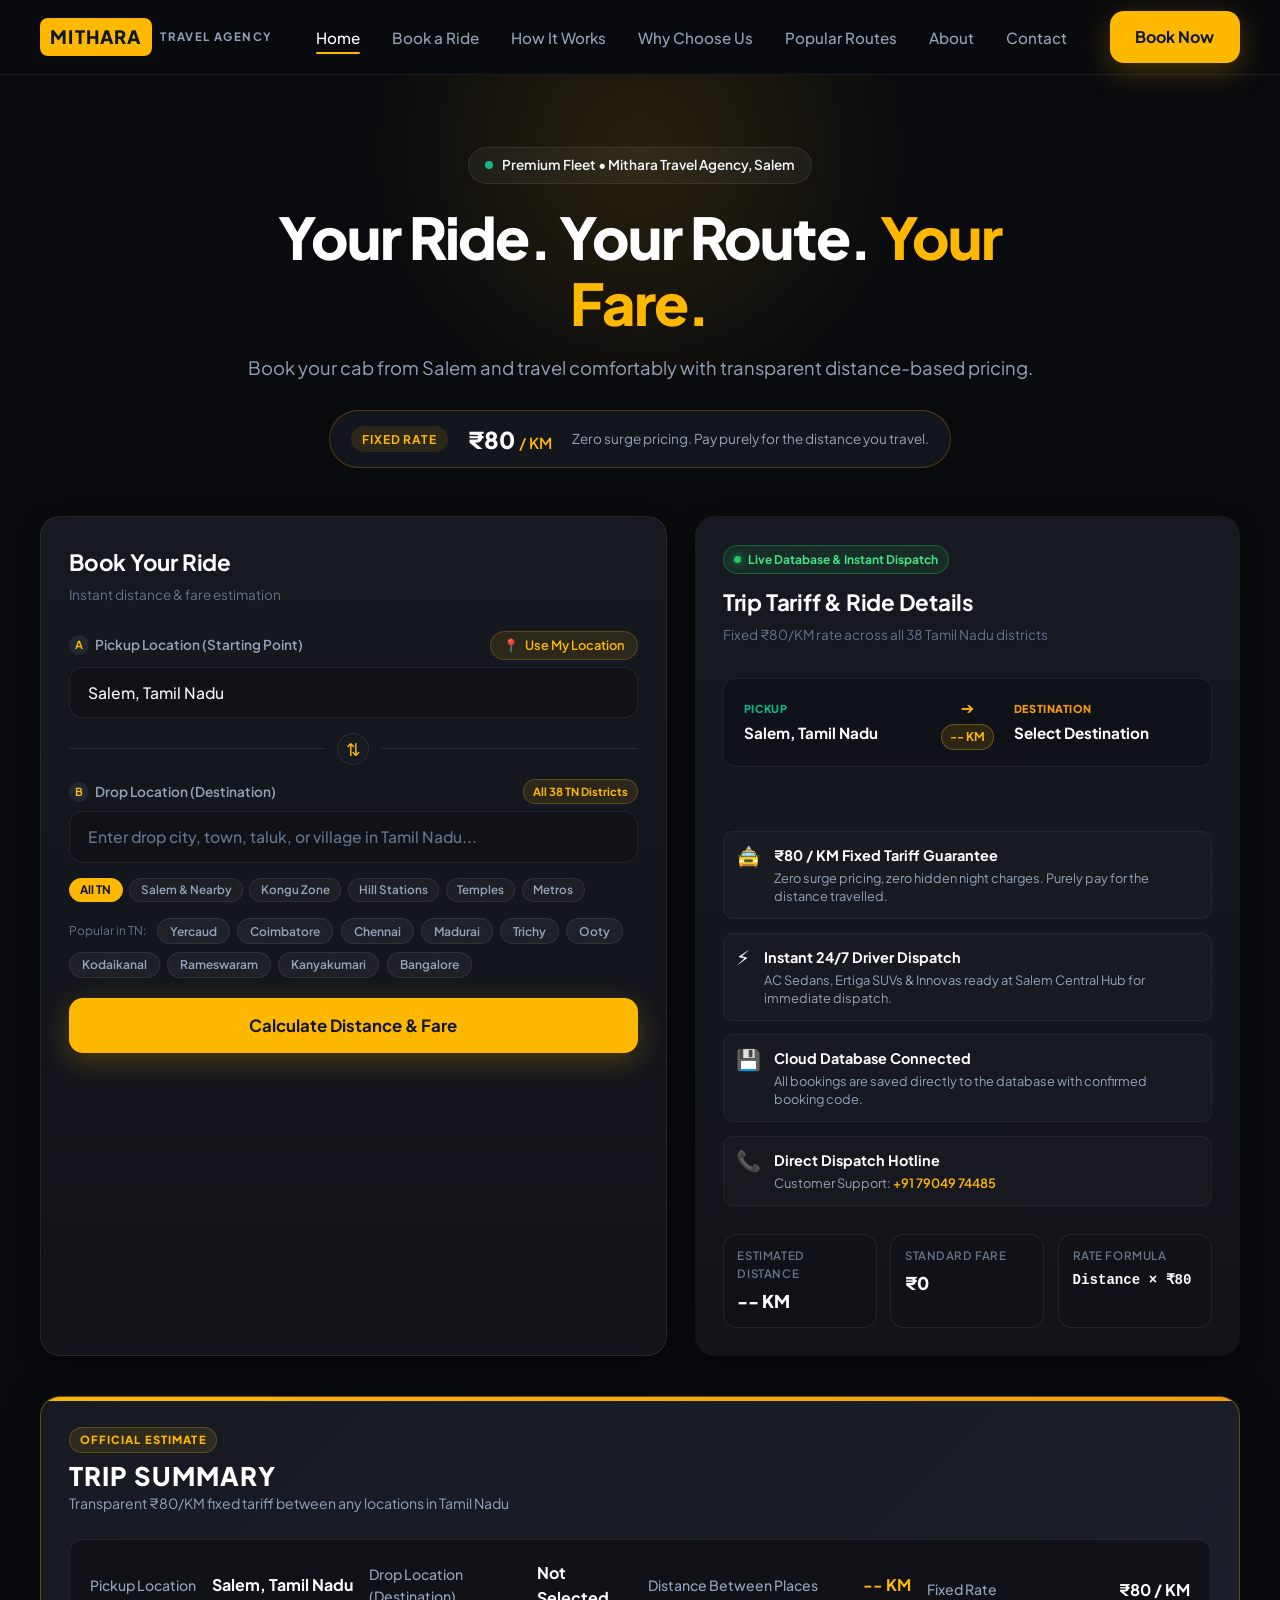
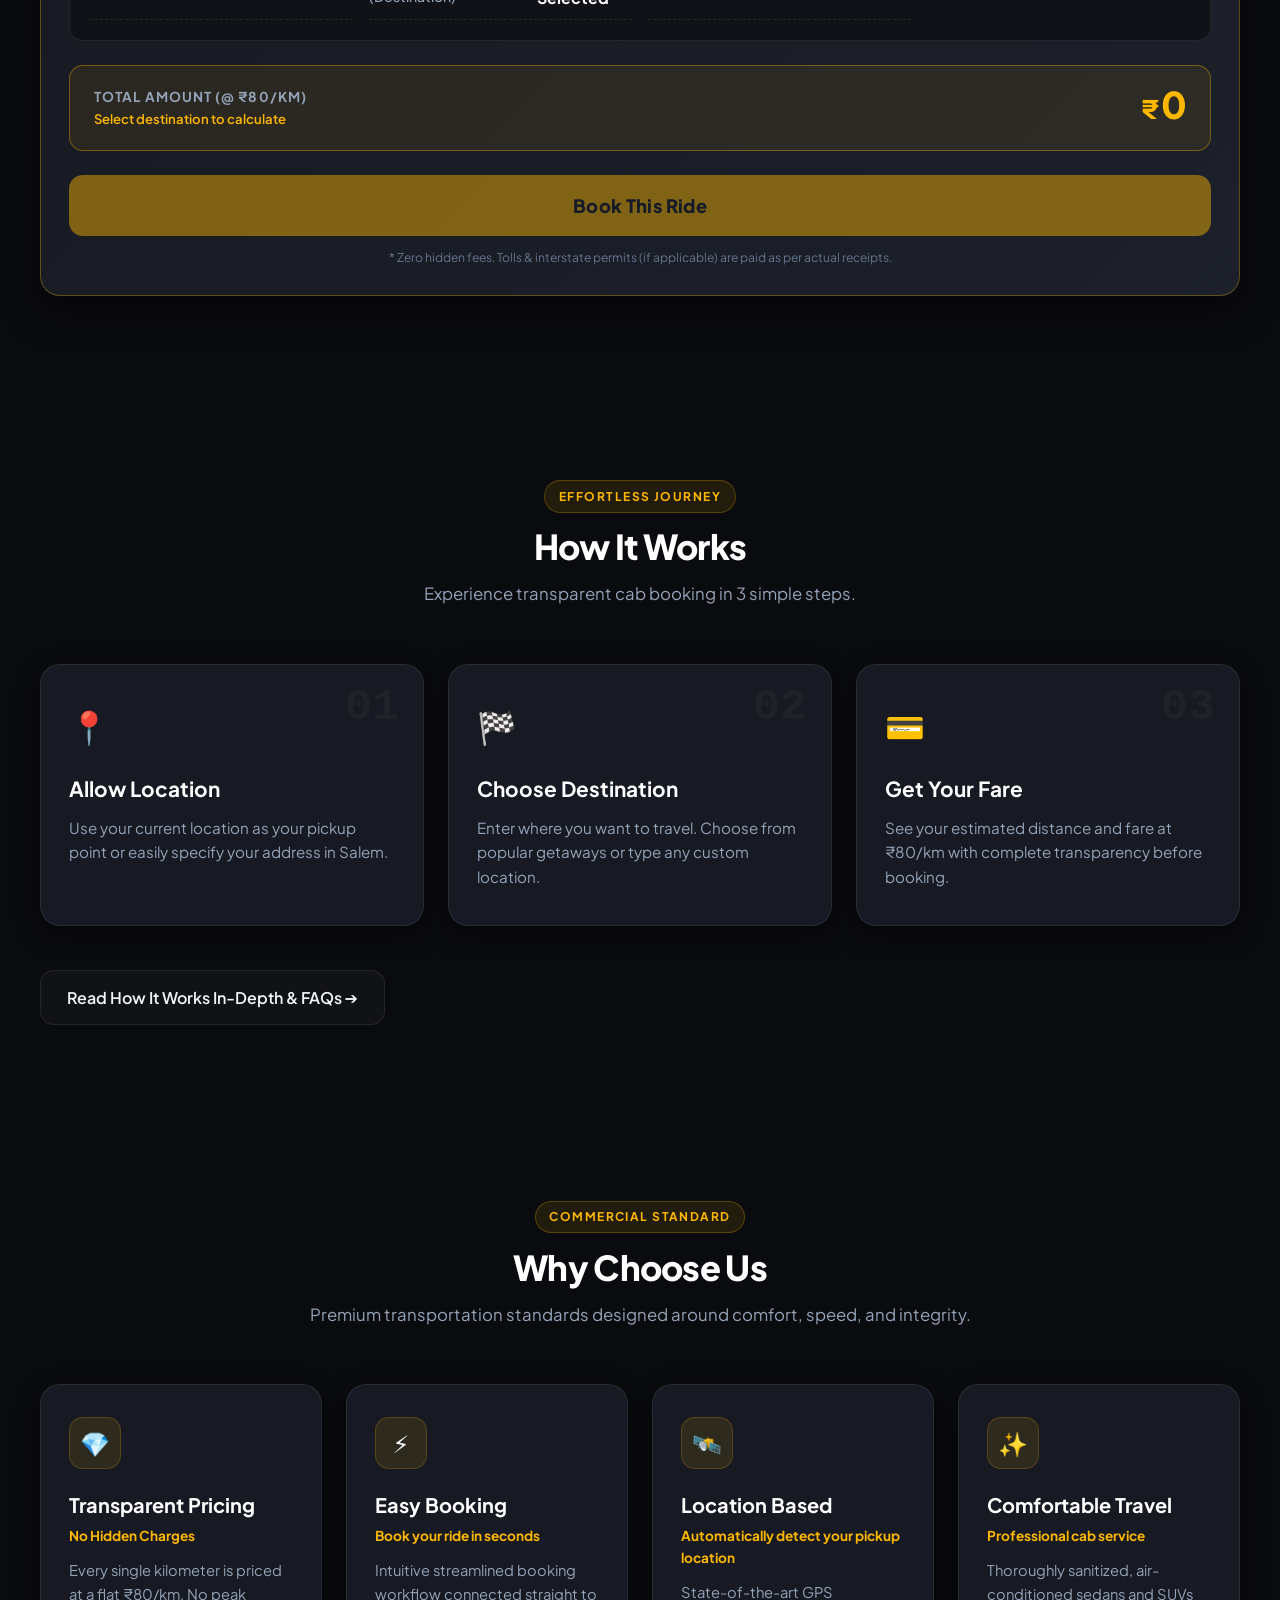
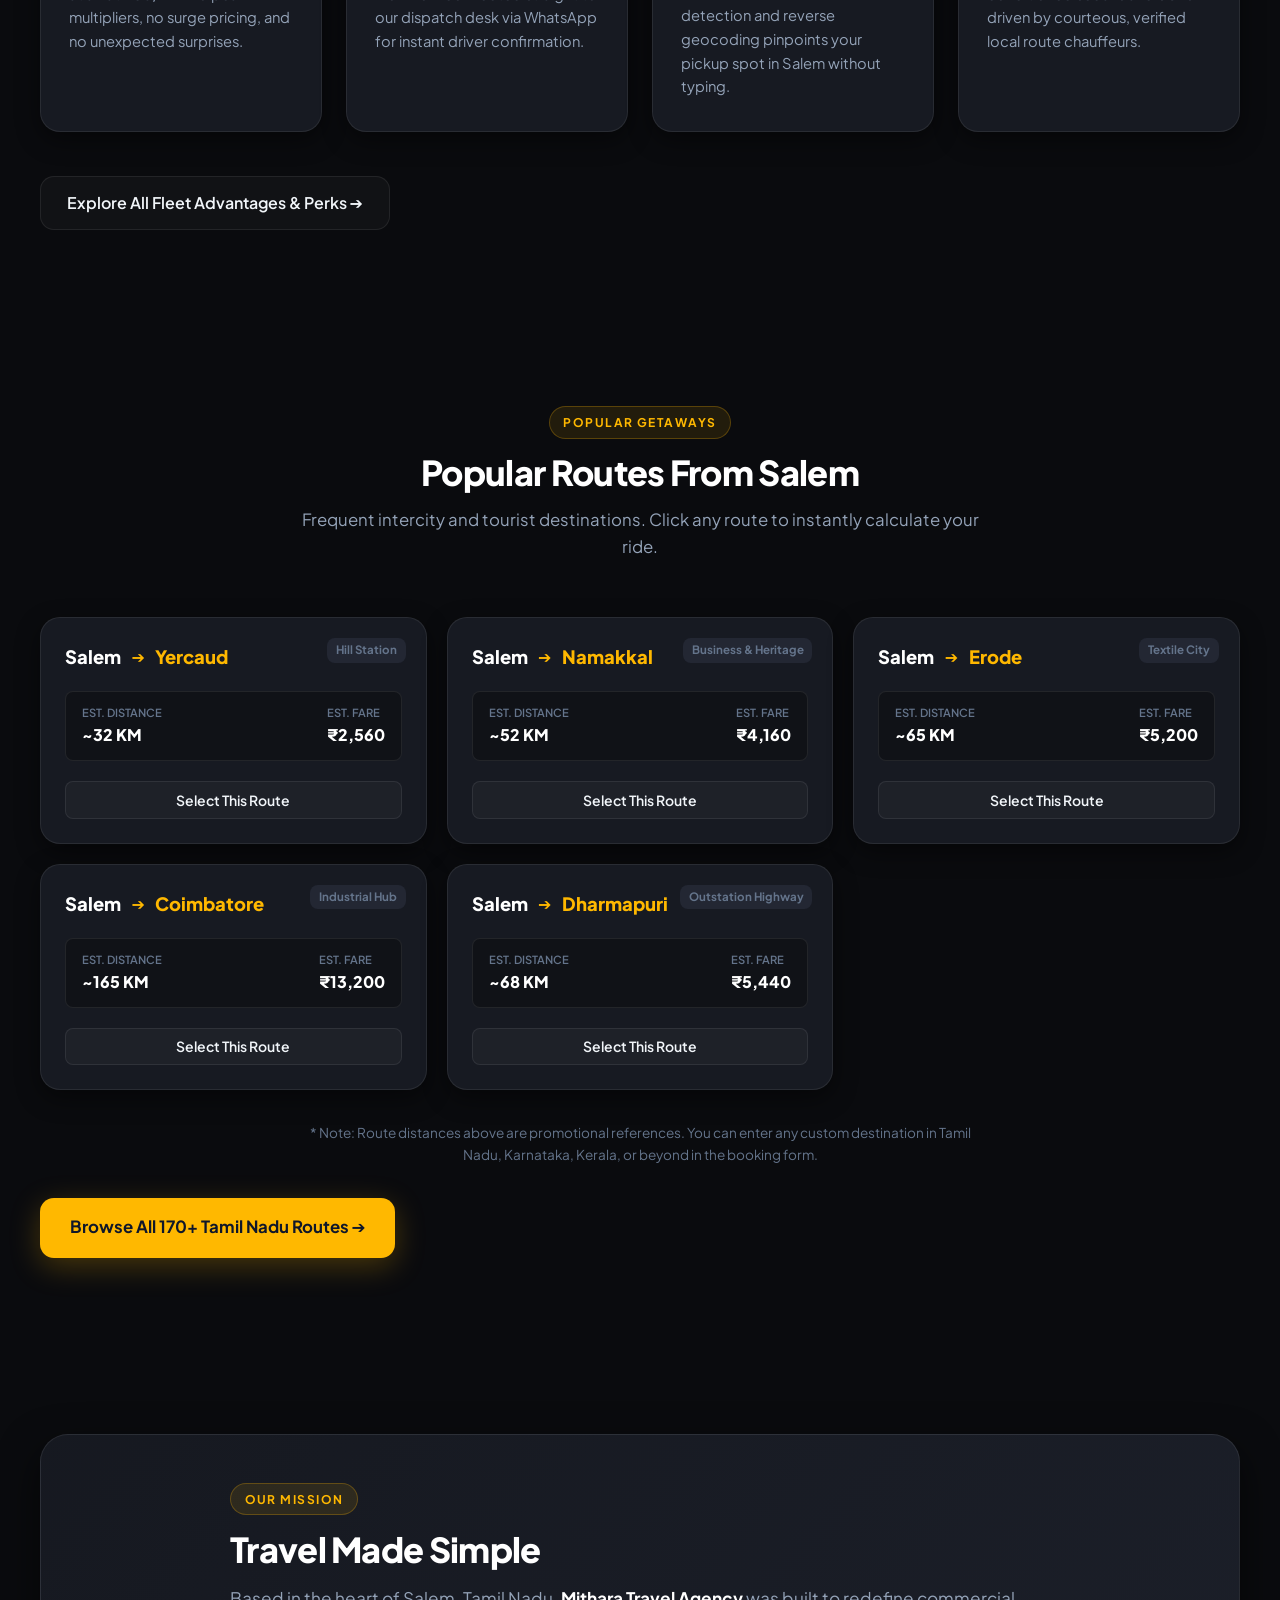
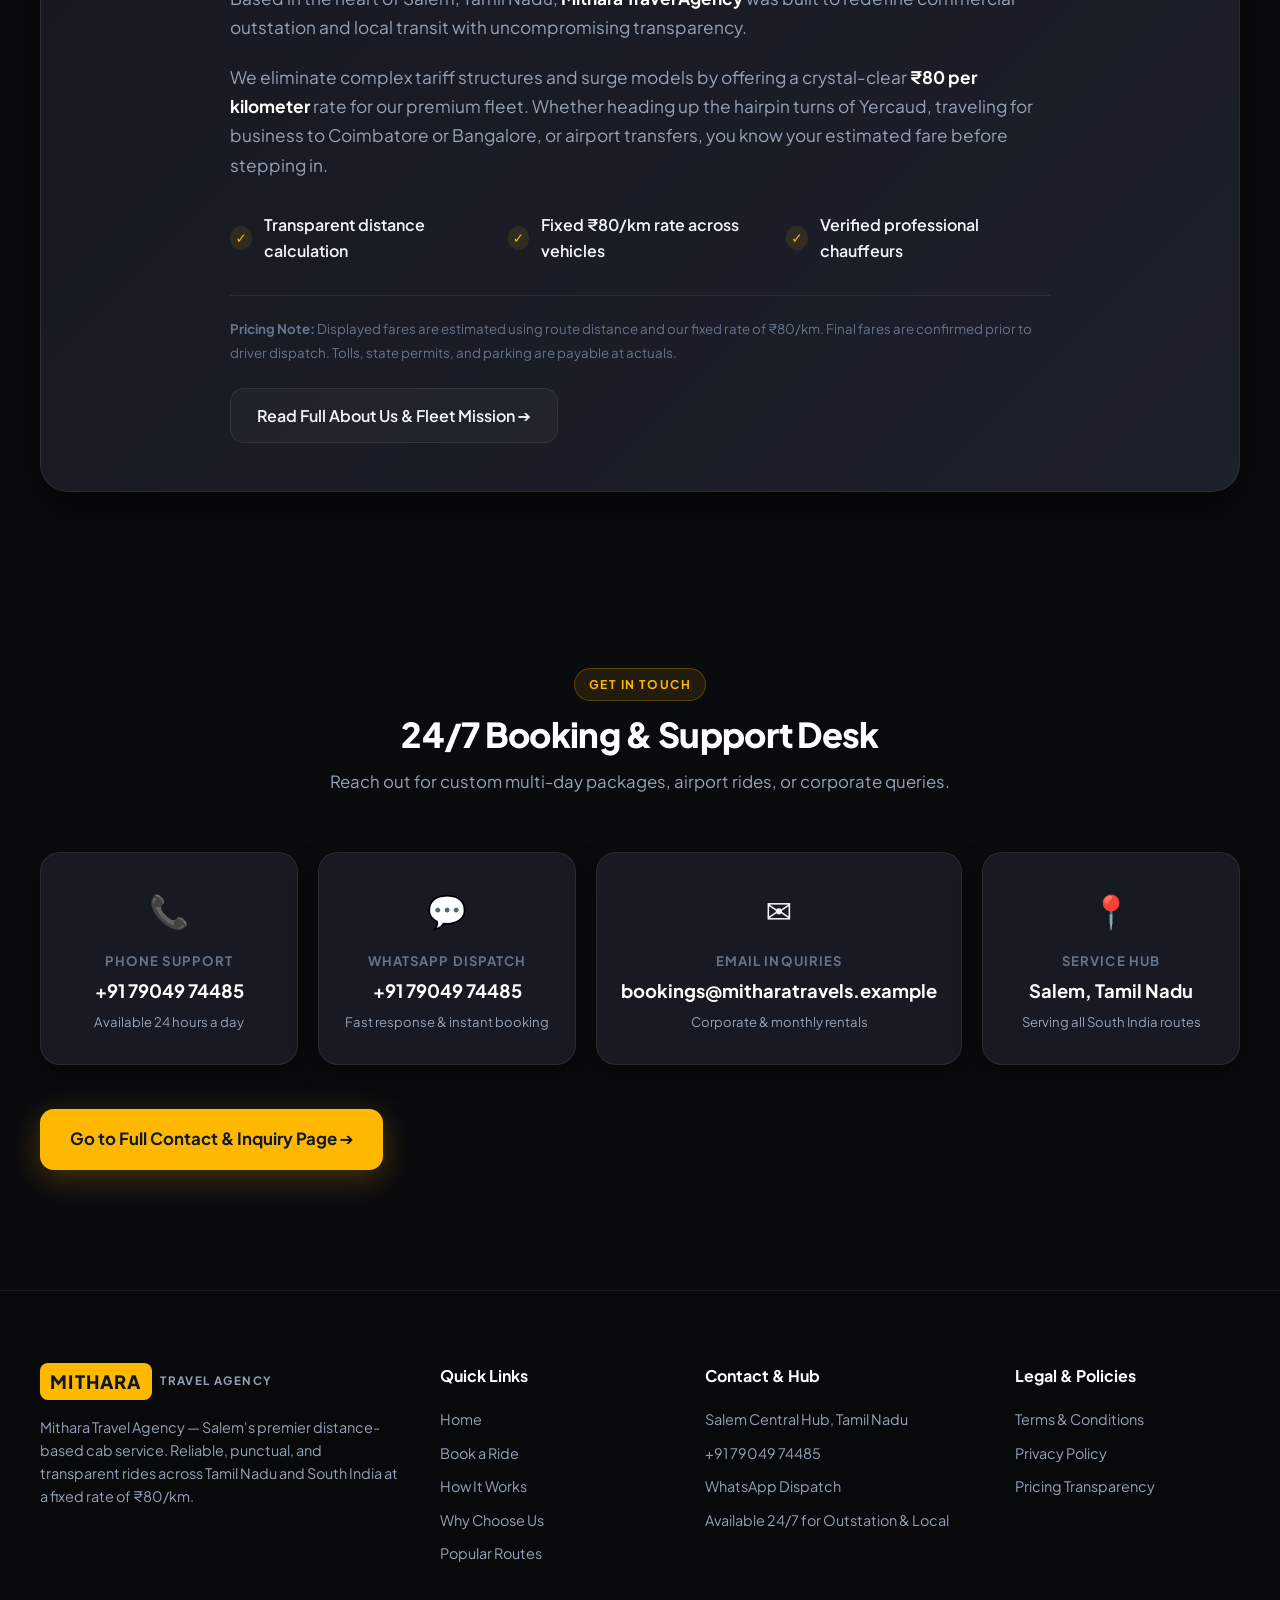
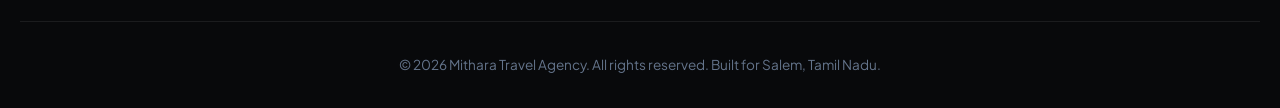
<file: prame uncle/index.html>
<!DOCTYPE html>
<html lang="en">
<head>
  <meta charset="UTF-8">
  <meta name="viewport" content="width=device-width, initial-scale=1.0, viewport-fit=cover">
  <meta name="description" content="Mithara Travel Agency - Premium Cab Booking Service starting from Salem, Tamil Nadu. Transparent distance-based pricing at ₹80/km with real-time road distance and route calculation.">
  <title>Mithara Travel Agency | Premium Salem Cab Booking &amp; Outstation Rides</title>
  
  <!-- Google Fonts: Plus Jakarta Sans -->
  <link rel="preconnect" href="https://fonts.googleapis.com">
  <link rel="preconnect" href="https://fonts.gstatic.com" crossorigin>
  <link href="https://fonts.googleapis.com/css2?family=Plus+Jakarta+Sans:wght@300;400;500;600;700;800&display=swap" rel="stylesheet">

  <!-- Main Stylesheet -->
  <link rel="stylesheet" href="style.css">
</head>
<body>

  <!-- ================================================================= -->
  <!-- HEADER & NAVIGATION -->
  <!-- ================================================================= -->
  <header class="site-header" id="siteHeader">
    <div class="container header-container">
      <a href="index.html" class="logo" aria-label="Mithara Travel Agency Home">
        <span class="logo-badge">MITHARA</span>
        <span class="logo-sub">TRAVEL AGENCY</span>
      </a>

      <nav class="desktop-nav" aria-label="Primary Navigation">
        <ul class="nav-list">
          <li><a href="index.html" class="nav-link active">Home</a></li>
          <li><a href="book.html" class="nav-link">Book a Ride</a></li>
          <li><a href="how-it-works.html" class="nav-link">How It Works</a></li>
          <li><a href="why-us.html" class="nav-link">Why Choose Us</a></li>
          <li><a href="routes.html" class="nav-link">Popular Routes</a></li>
          <li><a href="about.html" class="nav-link">About</a></li>
          <li><a href="contact.html" class="nav-link">Contact</a></li>
        </ul>
      </nav>

      <div class="header-actions">
        <a href="tel:+917904974485" class="btn-mobile-call" aria-label="Call Dispatch Desk">
          <span>📞 Call</span>
        </a>
        <a href="book.html" class="btn btn-primary header-cta">Book Now</a>
        <button class="hamburger-btn" id="hamburgerBtn" aria-label="Toggle Navigation Menu" aria-expanded="false" aria-controls="mobileDrawer">
          <span class="bar"></span>
          <span class="bar"></span>
          <span class="bar"></span>
        </button>
      </div>
    </div>
  </header>

  <!-- Mobile Drawer Overlay -->
  <div class="mobile-drawer-backdrop" id="drawerBackdrop"></div>
  <aside class="mobile-drawer" id="mobileDrawer" aria-label="Mobile Navigation Menu">
    <div class="drawer-header">
      <div class="logo">
        <span class="logo-badge">MITHARA</span>
        <span class="logo-sub">TRAVEL AGENCY</span>
      </div>
      <button class="drawer-close" id="drawerClose" aria-label="Close Navigation Menu">&times;</button>
    </div>
    <ul class="drawer-nav-list">
      <li><a href="index.html" class="drawer-link active">Home</a></li>
      <li><a href="book.html" class="drawer-link">Book a Ride</a></li>
      <li><a href="how-it-works.html" class="drawer-link">How It Works</a></li>
      <li><a href="why-us.html" class="drawer-link">Why Choose Us</a></li>
      <li><a href="routes.html" class="drawer-link">Popular Routes</a></li>
      <li><a href="about.html" class="drawer-link">About</a></li>
      <li><a href="contact.html" class="drawer-link">Contact</a></li>
    </ul>
    <div class="drawer-footer">
      <div style="display: grid; grid-template-columns: 1fr 1fr; gap: 0.5rem; margin-bottom: 0.65rem;">
        <a href="tel:+917904974485" class="btn btn-outline" style="border-color: rgba(255, 184, 0, 0.4); color: var(--accent-gold); font-size: 0.85rem; padding: 0.6rem 0.4rem; text-align: center;">
          <span>📞 Call Desk</span>
        </a>
        <a href="https://wa.me/917904974485" target="_blank" rel="noopener noreferrer" class="btn" style="background: #25d366; color: #fff; font-size: 0.85rem; padding: 0.6rem 0.4rem; text-align: center; font-weight: 700;">
          <span>💬 WhatsApp</span>
        </a>
      </div>
      <a href="book.html" class="btn btn-primary btn-block drawer-cta">Book a Ride Now</a>
    </div>
  </aside>

  <main>
    <!-- ================================================================= -->
    <!-- HERO SECTION & BOOKING INTERFACE -->
    <!-- ================================================================= -->
    <section class="hero-section" id="home">
      <div class="hero-bg-glow"></div>
      <div class="container hero-container">
        
        <!-- Hero Text Intro -->
        <div class="hero-intro">
          <div class="pill-badge">
            <span class="pulse-dot"></span>
            <span>Premium Fleet • Mithara Travel Agency, Salem</span>
          </div>
          <h1 class="hero-title">Your Ride. Your Route. <span class="highlight-gold">Your Fare.</span></h1>
          <p class="hero-subtitle">
            Book your cab from Salem and travel comfortably with transparent distance-based pricing.
          </p>
          <div class="rate-indicator-banner">
            <div class="rate-badge">Fixed Rate</div>
            <div class="rate-value">₹80 <span>/ KM</span></div>
            <div class="rate-desc">Zero surge pricing. Pay purely for the distance you travel.</div>
          </div>
        </div>

        <!-- Hero Booking Grid (Booking Card + Route Map Area) -->
        <div class="booking-grid" id="book">
          
          <!-- LEFT: Booking Card -->
          <div class="card booking-card">
            <div class="card-header">
              <h2 class="card-title">Book Your Ride</h2>
              <span class="card-sub">Instant distance &amp; fare estimation</span>
            </div>

            <form id="bookingForm" class="booking-form" onsubmit="event.preventDefault();">
              
              <!-- Pickup Location Group -->
              <div class="form-group">
                <div class="form-label-row">
                  <label for="pickupInput" class="form-label">
                    <span class="step-indicator">A</span> Pickup Location (Starting Point)
                  </label>
                  <button type="button" class="btn-location-action" id="useLocationBtn" title="Detect your current location">
                    <span class="btn-icon">📍</span> Use My Location
                  </button>
                </div>
                
                <div class="input-wrapper">
                  <input 
                    type="text" 
                    id="pickupInput" 
                    class="form-input" 
                    placeholder="Enter pickup city, town, or area in Tamil Nadu..." 
                    value="Salem, Tamil Nadu"
                    autocomplete="off"
                    required
                  >
                  <button type="button" class="input-clear-btn" id="clearPickupBtn" aria-label="Clear pickup" style="display:none;">&times;</button>
                </div>

                <!-- Pickup Autocomplete Suggestions Dropdown -->
                <div class="suggestions-dropdown" id="pickupSuggestions" role="listbox" aria-label="Pickup suggestions"></div>

                <!-- Geolocation Status Notice -->
                <div class="location-status" id="locationStatus" role="status" aria-live="polite"></div>
              </div>

              <!-- Route Swap / Divider -->
              <div class="route-divider">
                <span class="divider-line"></span>
                <button type="button" class="divider-icon-btn" id="swapRouteBtn" title="Swap Pickup and Destination" aria-label="Swap pickup and destination">⇅</button>
                <span class="divider-line"></span>
              </div>

              <!-- Destination Search Group -->
              <div class="form-group destination-group">
                <div class="form-label-row">
                  <label for="destinationInput" class="form-label">
                    <span class="step-indicator">B</span> Drop Location (Destination)
                  </label>
                  <span class="dest-badge-tn">All 38 TN Districts</span>
                </div>
                
                <div class="input-wrapper">
                  <input 
                    type="text" 
                    id="destinationInput" 
                    class="form-input" 
                    placeholder="Enter drop city, town, taluk, or village in Tamil Nadu..." 
                    autocomplete="off"
                    required
                  >
                  <button type="button" class="input-clear-btn" id="clearDestBtn" aria-label="Clear destination" style="display:none;">&times;</button>
                </div>

                <!-- Autocomplete Suggestions Dropdown -->
                <div class="suggestions-dropdown" id="destinationSuggestions" role="listbox" aria-label="Destination suggestions"></div>

                <!-- Tamil Nadu Region Filter Chips -->
                <div class="tn-region-filters" id="tnRegionFilters" role="group" aria-label="Tamil Nadu Region Filter">
                  <button type="button" class="region-chip active" data-region="all">All TN</button>
                  <button type="button" class="region-chip" data-region="salem">Salem &amp; Nearby</button>
                  <button type="button" class="region-chip" data-region="kongu">Kongu Zone</button>
                  <button type="button" class="region-chip" data-region="hills">Hill Stations</button>
                  <button type="button" class="region-chip" data-region="pilgrimage">Temples</button>
                  <button type="button" class="region-chip" data-region="major">Metros</button>
                </div>

                <!-- Quick Destination Chips -->
                <div class="quick-chips">
                  <span class="chips-label">Popular in TN:</span>
                  <button type="button" class="chip-btn" data-dest="Yercaud">Yercaud</button>
                  <button type="button" class="chip-btn" data-dest="Coimbatore">Coimbatore</button>
                  <button type="button" class="chip-btn" data-dest="Chennai">Chennai</button>
                  <button type="button" class="chip-btn" data-dest="Madurai">Madurai</button>
                  <button type="button" class="chip-btn" data-dest="Trichy">Trichy</button>
                  <button type="button" class="chip-btn" data-dest="Ooty">Ooty</button>
                  <button type="button" class="chip-btn" data-dest="Kodaikanal">Kodaikanal</button>
                  <button type="button" class="chip-btn" data-dest="Rameswaram">Rameswaram</button>
                  <button type="button" class="chip-btn" data-dest="Kanyakumari">Kanyakumari</button>
                  <button type="button" class="chip-btn" data-dest="Bangalore">Bangalore</button>
                </div>
              </div>

              <!-- Action button to calculate/update -->
              <button type="button" class="btn btn-primary btn-block btn-lg" id="calculateRouteBtn">
                Calculate Distance &amp; Fare
              </button>

              <!-- Prominent Inline Calculation Result Box -->
              <div id="inlineCalcResult" class="inline-calc-result" style="display:none;" aria-live="polite"></div>
            </form>
          </div>

          <!-- RIGHT: Trip Tariff & Service Guarantee Card -->
          <div class="card trip-info-card">
            <div class="card-header" style="margin-bottom: 0.75rem;">
              <div class="card-header-badge">
                <span class="status-indicator-dot"></span>
                <span>Live Database &amp; Instant Dispatch</span>
              </div>
              <h3 class="card-title">Trip Tariff &amp; Ride Details</h3>
              <span class="card-sub">Fixed ₹80/KM rate across all 38 Tamil Nadu districts</span>
            </div>

            <!-- Route Indicator Box -->
            <div class="route-display-box">
              <div class="route-node-info">
                <span class="node-tag pickup-tag">PICKUP</span>
                <span class="node-place" id="mapPickupName">Salem, Tamil Nadu</span>
              </div>
              <div class="route-arrow-wrap">
                <span class="route-arrow">➔</span>
                <span class="route-km-pill" id="mapMidpointDistance">-- KM</span>
              </div>
              <div class="route-node-info">
                <span class="node-tag drop-tag">DESTINATION</span>
                <span class="node-place" id="mapDestName">Select Destination</span>
              </div>
            </div>

            <!-- Direct Google Maps Driving Route Link -->
            <div style="margin-top: 0.65rem; margin-bottom: 0.85rem; text-align: center;">
              <a href="#" target="_blank" rel="noopener noreferrer" class="btn-gmaps-link btn-block" id="openGoogleMapsBtn" style="display: none;">
                <span>🗺️ View Live Route in Google Maps ↗</span>
              </a>
            </div>

            <!-- Highlights List -->
            <div class="trip-benefits-list">
              <div class="benefit-item">
                <div class="benefit-icon">🚖</div>
                <div class="benefit-text">
                  <strong>₹80 / KM Fixed Tariff Guarantee</strong>
                  <p>Zero surge pricing, zero hidden night charges. Purely pay for the distance travelled.</p>
                </div>
              </div>
              <div class="benefit-item">
                <div class="benefit-icon">⚡</div>
                <div class="benefit-text">
                  <strong>Instant 24/7 Driver Dispatch</strong>
                  <p>AC Sedans, Ertiga SUVs &amp; Innovas ready at Salem Central Hub for immediate dispatch.</p>
                </div>
              </div>
              <div class="benefit-item">
                <div class="benefit-icon">💾</div>
                <div class="benefit-text">
                  <strong>Cloud Database Connected</strong>
                  <p>All bookings are saved directly to the database with confirmed booking code.</p>
                </div>
              </div>
              <div class="benefit-item">
                <div class="benefit-icon">📞</div>
                <div class="benefit-text">
                  <strong>Direct Dispatch Hotline</strong>
                  <p>Customer Support: <a href="tel:+917904974485" class="highlight-link">+91 79049 74485</a></p>
                </div>
              </div>
            </div>

            <!-- Route Quick Stats Strip -->
            <div class="route-stats-strip">
              <div class="stat-item">
                <span class="stat-label">Estimated Distance</span>
                <span class="stat-value" id="statsDistance">-- KM</span>
              </div>
              <div class="stat-item">
                <span class="stat-label">Standard Fare</span>
                <span class="stat-value highlight-gold" id="statsFare">₹0</span>
              </div>
              <div class="stat-item">
                <span class="stat-label">Rate Formula</span>
                <span class="stat-value font-mono">Distance × ₹80</span>
              </div>
            </div>
          </div>

        </div>

        <!-- ============================================================= -->
        <!-- FARE CARD / TRIP SUMMARY (PROMINENT) -->
        <!-- ============================================================= -->
        <div class="fare-card-wrapper" id="fareSummaryWrapper">
          <div class="card fare-summary-card">
            <div class="fare-card-header">
              <div class="badge-tag">OFFICIAL ESTIMATE</div>
              <h3 class="fare-title">TRIP SUMMARY</h3>
              <p class="fare-sub">Transparent ₹80/KM fixed tariff between any locations in Tamil Nadu</p>
            </div>

            <div class="fare-details-grid">
              <div class="fare-detail-col">
                <span class="detail-label">Pickup Location</span>
                <span class="detail-value" id="summaryPickup">Salem, Tamil Nadu</span>
              </div>

              <div class="fare-detail-col">
                <span class="detail-label">Drop Location (Destination)</span>
                <span class="detail-value" id="summaryDestination">Not Selected</span>
              </div>

              <div class="fare-detail-col">
                <span class="detail-label">Distance Between Places</span>
                <span class="detail-value highlight-metric" id="summaryDistance">-- KM</span>
              </div>

              <div class="fare-detail-col">
                <span class="detail-label">Fixed Rate</span>
                <span class="detail-value">₹80 / KM</span>
              </div>
            </div>

            <div class="fare-total-banner">
              <div class="total-text-group">
                <span class="total-label">Total Amount (@ ₹80/KM)</span>
                <span class="total-formula" id="summaryFormula">Select destination to calculate</span>
              </div>
              <div class="total-amount-group">
                <span class="total-currency">₹</span>
                <span class="total-amount" id="summaryFare">0</span>
              </div>
            </div>

            <div class="fare-actions">
              <button type="button" class="btn btn-primary btn-xl btn-block" id="bookRideBtn" disabled>
                Book This Ride
              </button>
              <a href="#" target="_blank" rel="noopener noreferrer" class="btn btn-outline btn-block" id="summaryGoogleMapsBtn" style="display: none; margin-top: 0.65rem; border-color: rgba(255, 184, 0, 0.4); color: var(--accent-gold); font-weight: 700;">
                <span>🗺️ Open Driving Directions in Google Maps ↗</span>
              </a>
              <p class="fare-disclaimer-small">
                * Zero hidden fees. Tolls &amp; interstate permits (if applicable) are paid as per actual receipts.
              </p>
            </div>
          </div>
        </div>

      </div>
    </section>

    <!-- ================================================================= -->
    <!-- HOW IT WORKS SECTION -->
    <!-- ================================================================= -->
    <section class="section how-it-works-section" id="how-it-works">
      <div class="container">
        <div class="section-header">
          <span class="section-tag">EFFORTLESS JOURNEY</span>
          <h2 class="section-title">How It Works</h2>
          <p class="section-subtitle">Experience transparent cab booking in 3 simple steps.</p>
        </div>

        <div class="steps-grid">
          <!-- Step 1 -->
          <div class="card step-card">
            <div class="step-number">01</div>
            <div class="step-icon">📍</div>
            <h3 class="step-title">Allow Location</h3>
            <p class="step-desc">
              Use your current location as your pickup point or easily specify your address in Salem.
            </p>
          </div>

          <!-- Step 2 -->
          <div class="card step-card">
            <div class="step-number">02</div>
            <div class="step-icon">🏁</div>
            <h3 class="step-title">Choose Destination</h3>
            <p class="step-desc">
              Enter where you want to travel. Choose from popular getaways or type any custom location.
            </p>
          </div>

          <!-- Step 3 -->
          <div class="card step-card">
            <div class="step-number">03</div>
            <div class="step-icon">💳</div>
            <h3 class="step-title">Get Your Fare</h3>
            <p class="step-desc">
              See your estimated distance and fare at ₹80/km with complete transparency before booking.
            </p>
          </div>
        </div>

        <div class="text-center" style="margin-top: 2.75rem;">
          <a href="how-it-works.html" class="btn btn-outline">Read How It Works In-Depth &amp; FAQs ➔</a>
        </div>
      </div>
    </section>

    <!-- ================================================================= -->
    <!-- WHY CHOOSE US SECTION -->
    <!-- ================================================================= -->
    <section class="section why-us-section" id="why-us">
      <div class="container">
        <div class="section-header">
          <span class="section-tag">COMMERCIAL STANDARD</span>
          <h2 class="section-title">Why Choose Us</h2>
          <p class="section-subtitle">Premium transportation standards designed around comfort, speed, and integrity.</p>
        </div>

        <div class="features-grid">
          <!-- Feature 1 -->
          <div class="card feature-card">
            <div class="feature-icon-wrap">
              <span class="feature-icon">💎</span>
            </div>
            <h3 class="feature-title">Transparent Pricing</h3>
            <p class="feature-tagline">No Hidden Charges</p>
            <p class="feature-desc">
              Every single kilometer is priced at a flat ₹80/km. No peak multipliers, no surge pricing, and no unexpected surprises.
            </p>
          </div>

          <!-- Feature 2 -->
          <div class="card feature-card">
            <div class="feature-icon-wrap">
              <span class="feature-icon">⚡</span>
            </div>
            <h3 class="feature-title">Easy Booking</h3>
            <p class="feature-tagline">Book your ride in seconds</p>
            <p class="feature-desc">
              Intuitive streamlined booking workflow connected straight to our dispatch desk via WhatsApp for instant driver confirmation.
            </p>
          </div>

          <!-- Feature 3 -->
          <div class="card feature-card">
            <div class="feature-icon-wrap">
              <span class="feature-icon">🛰️</span>
            </div>
            <h3 class="feature-title">Location Based</h3>
            <p class="feature-tagline">Automatically detect your pickup location</p>
            <p class="feature-desc">
              State-of-the-art GPS detection and reverse geocoding pinpoints your pickup spot in Salem without typing.
            </p>
          </div>

          <!-- Feature 4 -->
          <div class="card feature-card">
            <div class="feature-icon-wrap">
              <span class="feature-icon">✨</span>
            </div>
            <h3 class="feature-title">Comfortable Travel</h3>
            <p class="feature-tagline">Professional cab service</p>
            <p class="feature-desc">
              Thoroughly sanitized, air-conditioned sedans and SUVs driven by courteous, verified local route chauffeurs.
            </p>
          </div>
        </div>

        <div class="text-center" style="margin-top: 2.75rem;">
          <a href="why-us.html" class="btn btn-outline">Explore All Fleet Advantages &amp; Perks ➔</a>
        </div>
      </div>
    </section>

    <!-- ================================================================= -->
    <!-- POPULAR ROUTES SECTION -->
    <!-- ================================================================= -->
    <section class="section popular-routes-section" id="popular-routes">
      <div class="container">
        <div class="section-header">
          <span class="section-tag">POPULAR GETAWAYS</span>
          <h2 class="section-title">Popular Routes From Salem</h2>
          <p class="section-subtitle">
            Frequent intercity and tourist destinations. Click any route to instantly calculate your ride.
          </p>
        </div>

        <div class="routes-grid">
          <!-- Route 1: Yercaud -->
          <div class="card route-card" data-dest-name="Yercaud">
            <div class="route-badge">Hill Station</div>
            <div class="route-cities">
              <span class="route-origin">Salem</span>
              <span class="route-arrow">➔</span>
              <span class="route-target">Yercaud</span>
            </div>
            <div class="route-metrics">
              <div class="route-metric">
                <span class="metric-lbl">Est. Distance</span>
                <span class="metric-val">~32 KM</span>
              </div>
              <div class="route-metric">
                <span class="metric-lbl">Est. Fare</span>
                <span class="metric-val highlight-gold">₹2,560</span>
              </div>
            </div>
            <button type="button" class="btn btn-outline btn-sm btn-block select-route-btn" data-destination="Yercaud">
              Select This Route
            </button>
          </div>

          <!-- Route 2: Namakkal -->
          <div class="card route-card" data-dest-name="Namakkal">
            <div class="route-badge">Business &amp; Heritage</div>
            <div class="route-cities">
              <span class="route-origin">Salem</span>
              <span class="route-arrow">➔</span>
              <span class="route-target">Namakkal</span>
            </div>
            <div class="route-metrics">
              <div class="route-metric">
                <span class="metric-lbl">Est. Distance</span>
                <span class="metric-val">~52 KM</span>
              </div>
              <div class="route-metric">
                <span class="metric-lbl">Est. Fare</span>
                <span class="metric-val highlight-gold">₹4,160</span>
              </div>
            </div>
            <button type="button" class="btn btn-outline btn-sm btn-block select-route-btn" data-destination="Namakkal">
              Select This Route
            </button>
          </div>

          <!-- Route 3: Erode -->
          <div class="card route-card" data-dest-name="Erode">
            <div class="route-badge">Textile City</div>
            <div class="route-cities">
              <span class="route-origin">Salem</span>
              <span class="route-arrow">➔</span>
              <span class="route-target">Erode</span>
            </div>
            <div class="route-metrics">
              <div class="route-metric">
                <span class="metric-lbl">Est. Distance</span>
                <span class="metric-val">~65 KM</span>
              </div>
              <div class="route-metric">
                <span class="metric-lbl">Est. Fare</span>
                <span class="metric-val highlight-gold">₹5,200</span>
              </div>
            </div>
            <button type="button" class="btn btn-outline btn-sm btn-block select-route-btn" data-destination="Erode">
              Select This Route
            </button>
          </div>

          <!-- Route 4: Coimbatore -->
          <div class="card route-card" data-dest-name="Coimbatore">
            <div class="route-badge">Industrial Hub</div>
            <div class="route-cities">
              <span class="route-origin">Salem</span>
              <span class="route-arrow">➔</span>
              <span class="route-target">Coimbatore</span>
            </div>
            <div class="route-metrics">
              <div class="route-metric">
                <span class="metric-lbl">Est. Distance</span>
                <span class="metric-val">~165 KM</span>
              </div>
              <div class="route-metric">
                <span class="metric-lbl">Est. Fare</span>
                <span class="metric-val highlight-gold">₹13,200</span>
              </div>
            </div>
            <button type="button" class="btn btn-outline btn-sm btn-block select-route-btn" data-destination="Coimbatore">
              Select This Route
            </button>
          </div>

          <!-- Route 5: Dharmapuri -->
          <div class="card route-card" data-dest-name="Dharmapuri">
            <div class="route-badge">Outstation Highway</div>
            <div class="route-cities">
              <span class="route-origin">Salem</span>
              <span class="route-arrow">➔</span>
              <span class="route-target">Dharmapuri</span>
            </div>
            <div class="route-metrics">
              <div class="route-metric">
                <span class="metric-lbl">Est. Distance</span>
                <span class="metric-val">~68 KM</span>
              </div>
              <div class="route-metric">
                <span class="metric-lbl">Est. Fare</span>
                <span class="metric-val highlight-gold">₹5,440</span>
              </div>
            </div>
            <button type="button" class="btn btn-outline btn-sm btn-block select-route-btn" data-destination="Dharmapuri">
              Select This Route
            </button>
          </div>
        </div>

        <p class="routes-notice">
          * Note: Route distances above are promotional references. You can enter any custom destination in Tamil Nadu, Karnataka, Kerala, or beyond in the booking form.
        </p>

        <div class="text-center" style="margin-top: 2rem;">
          <a href="routes.html" class="btn btn-primary btn-lg">Browse All 170+ Tamil Nadu Routes ➔</a>
        </div>
      </div>
    </section>

    <!-- ================================================================= -->
    <!-- ABOUT SECTION -->
    <!-- ================================================================= -->
    <section class="section about-section" id="about">
      <div class="container">
        <div class="about-card">
          <div class="about-content">
            <span class="section-tag">OUR MISSION</span>
            <h2 class="section-title">Travel Made Simple</h2>
            <p class="about-text">
              Based in the heart of Salem, Tamil Nadu, <strong>Mithara Travel Agency</strong> was built to redefine commercial outstation and local transit with uncompromising transparency.
            </p>
            <p class="about-text">
              We eliminate complex tariff structures and surge models by offering a crystal-clear <strong>₹80 per kilometer</strong> rate for our premium fleet. Whether heading up the hairpin turns of Yercaud, traveling for business to Coimbatore or Bangalore, or airport transfers, you know your estimated fare before stepping in.
            </p>
            <div class="about-highlights">
              <div class="highlight-item">
                <span class="check-icon">✓</span>
                <span>Transparent distance calculation</span>
              </div>
              <div class="highlight-item">
                <span class="check-icon">✓</span>
                <span>Fixed ₹80/km rate across vehicles</span>
              </div>
              <div class="highlight-item">
                <span class="check-icon">✓</span>
                <span>Verified professional chauffeurs</span>
              </div>
            </div>
            <p class="pricing-disclaimer-notice">
              <small>
                <strong>Pricing Note:</strong> Displayed fares are estimated using route distance and our fixed rate of ₹80/km. Final fares are confirmed prior to driver dispatch. Tolls, state permits, and parking are payable at actuals.
              </small>
            </p>

            <div style="margin-top: 1.5rem;">
              <a href="about.html" class="btn btn-outline">Read Full About Us &amp; Fleet Mission ➔</a>
            </div>
          </div>
        </div>
      </div>
    </section>

    <!-- ================================================================= -->
    <!-- CONTACT SECTION -->
    <!-- ================================================================= -->
    <section class="section contact-section" id="contact">
      <div class="container">
        <div class="section-header">
          <span class="section-tag">GET IN TOUCH</span>
          <h2 class="section-title">24/7 Booking &amp; Support Desk</h2>
          <p class="section-subtitle">Reach out for custom multi-day packages, airport rides, or corporate queries.</p>
        </div>

        <div class="contact-grid">
          <!-- Phone Card -->
          <div class="card contact-card">
            <div class="contact-icon">📞</div>
            <h3 class="contact-label">Phone Support</h3>
            <p class="contact-value"><a href="tel:+917904974485">+91 79049 74485</a></p>
            <span class="contact-meta">Available 24 hours a day</span>
          </div>

          <!-- WhatsApp Card -->
          <div class="card contact-card">
            <div class="contact-icon">💬</div>
            <h3 class="contact-label">WhatsApp Dispatch</h3>
            <p class="contact-value"><a href="https://wa.me/917904974485" target="_blank" rel="noopener">+91 79049 74485</a></p>
            <span class="contact-meta">Fast response &amp; instant booking</span>
          </div>

          <!-- Email Card -->
          <div class="card contact-card">
            <div class="contact-icon">✉️</div>
            <h3 class="contact-label">Email Inquiries</h3>
            <p class="contact-value"><a href="mailto:bookings@mitharatravels.example">bookings@mitharatravels.example</a></p>
            <span class="contact-meta">Corporate &amp; monthly rentals</span>
          </div>

          <!-- Service Area Card -->
          <div class="card contact-card">
            <div class="contact-icon">📍</div>
            <h3 class="contact-label">Service Hub</h3>
            <p class="contact-value">Salem, Tamil Nadu</p>
            <span class="contact-meta">Serving all South India routes</span>
          </div>
        </div>

        <div class="text-center" style="margin-top: 2.75rem;">
          <a href="contact.html" class="btn btn-primary btn-lg">Go to Full Contact &amp; Inquiry Page ➔</a>
        </div>
      </div>
    </section>
  </main>

  <!-- ================================================================= -->
  <!-- BOOKING CONFIRMATION MODAL -->
  <!-- ================================================================= -->
  <div class="modal-backdrop" id="bookingModal" role="dialog" aria-modal="true" aria-labelledby="modalTitle" style="display:none;">
    <div class="modal-dialog">
      <div class="modal-content card">
        <div class="modal-header">
          <div>
            <span class="modal-tag">FINAL STEP</span>
            <h3 class="modal-title" id="modalTitle">Ride Summary</h3>
          </div>
          <button type="button" class="modal-close-btn" id="modalCloseBtn" aria-label="Close modal">&times;</button>
        </div>

        <div class="modal-body">
          <!-- Summary Review Box -->
          <div class="modal-summary-box">
            <div class="modal-row">
              <span class="modal-row-label">Pickup</span>
              <span class="modal-row-val" id="modalPickupText">Salem</span>
            </div>
            <div class="modal-row">
              <span class="modal-row-label">Destination</span>
              <span class="modal-row-val" id="modalDestText">Yercaud</span>
            </div>
            <div class="modal-row">
              <span class="modal-row-label">Estimated Distance</span>
              <span class="modal-row-val" id="modalDistanceText">32 KM</span>
            </div>
            <div class="modal-row">
              <span class="modal-row-label">Rate</span>
              <span class="modal-row-val">₹80 / KM</span>
            </div>
            <div class="modal-divider"></div>
            <div class="modal-row modal-total-row">
              <span class="modal-total-label">Estimated Fare</span>
              <span class="modal-total-val highlight-gold" id="modalFareText">₹2,560</span>
            </div>
          </div>

          <!-- User Information Form -->
          <form id="confirmBookingForm" class="modal-form" onsubmit="event.preventDefault();">
            <div class="form-group">
              <label for="custName" class="form-label">Customer Name *</label>
              <input 
                type="text" 
                id="custName" 
                class="form-input" 
                placeholder="Enter your full name" 
                required 
                autocomplete="name"
              >
            </div>

            <div class="form-group">
              <label for="custMobile" class="form-label">Mobile Number *</label>
              <input 
                type="tel" 
                id="custMobile" 
                class="form-input" 
                placeholder="10-digit mobile number (e.g. 7904974485)" 
                pattern="[0-9]{10}"
                maxlength="10"
                required 
                autocomplete="tel"
              >
              <span class="input-hint">We will connect via WhatsApp to confirm vehicle allocation.</span>
            </div>

            <div class="modal-actions">
              <button type="submit" class="btn btn-primary btn-block btn-lg" id="confirmRideBtn">
                Confirm Booking &amp; Send WhatsApp
              </button>
            </div>
          </form>
        </div>
      </div>
    </div>
  </div>

  <!-- ================================================================= -->
  <!-- MOBILE BOTTOM STICKY CTA -->
  <!-- ================================================================= -->
  <div class="mobile-sticky-bar" id="mobileStickyBar">
    <div class="mobile-sticky-info">
      <span class="mobile-sticky-label">Estimated Fare</span>
      <span class="mobile-sticky-price" id="mobileStickyPrice">₹0</span>
    </div>
    <button type="button" class="btn btn-primary btn-sm" id="mobileStickyBtn">
      Book Ride
    </button>
  </div>

  <!-- ================================================================= -->
  <!-- FOOTER -->
  <!-- ================================================================= -->
  <footer class="site-footer">
    <div class="container footer-container">
      <div class="footer-col footer-brand">
        <div class="logo">
          <span class="logo-badge">MITHARA</span>
          <span class="logo-sub">TRAVEL AGENCY</span>
        </div>
        <p class="footer-desc">
          Mithara Travel Agency — Salem's premier distance-based cab service. Reliable, punctual, and transparent rides across Tamil Nadu and South India at a fixed rate of ₹80/km.
        </p>
      </div>

      <div class="footer-col">
        <h4 class="footer-heading">Quick Links</h4>
        <ul class="footer-links">
          <li><a href="index.html">Home</a></li>
          <li><a href="book.html">Book a Ride</a></li>
          <li><a href="how-it-works.html">How It Works</a></li>
          <li><a href="why-us.html">Why Choose Us</a></li>
          <li><a href="routes.html">Popular Routes</a></li>
        </ul>
      </div>

      <div class="footer-col">
        <h4 class="footer-heading">Contact &amp; Hub</h4>
        <ul class="footer-links">
          <li>Salem Central Hub, Tamil Nadu</li>
          <li><a href="tel:+917904974485">+91 79049 74485</a></li>
          <li><a href="https://wa.me/917904974485" target="_blank" rel="noopener">WhatsApp Dispatch</a></li>
          <li>Available 24/7 for Outstation &amp; Local</li>
        </ul>
      </div>

      <div class="footer-col">
        <h4 class="footer-heading">Legal &amp; Policies</h4>
        <ul class="footer-links">
          <li><a href="about.html">Terms &amp; Conditions</a></li>
          <li><a href="about.html">Privacy Policy</a></li>
          <li><a href="about.html">Pricing Transparency</a></li>
        </ul>
      </div>
    </div>

    <div class="container footer-bottom">
      <p>&copy; 2026 Mithara Travel Agency. All rights reserved. Built for Salem, Tamil Nadu.</p>
    </div>
  </footer>


  <!-- Database Storage Engine -->
  <script src="database.js"></script>

  <!-- Main JavaScript File -->
  <script src="script.js"></script>
</body>
</html>
</file>
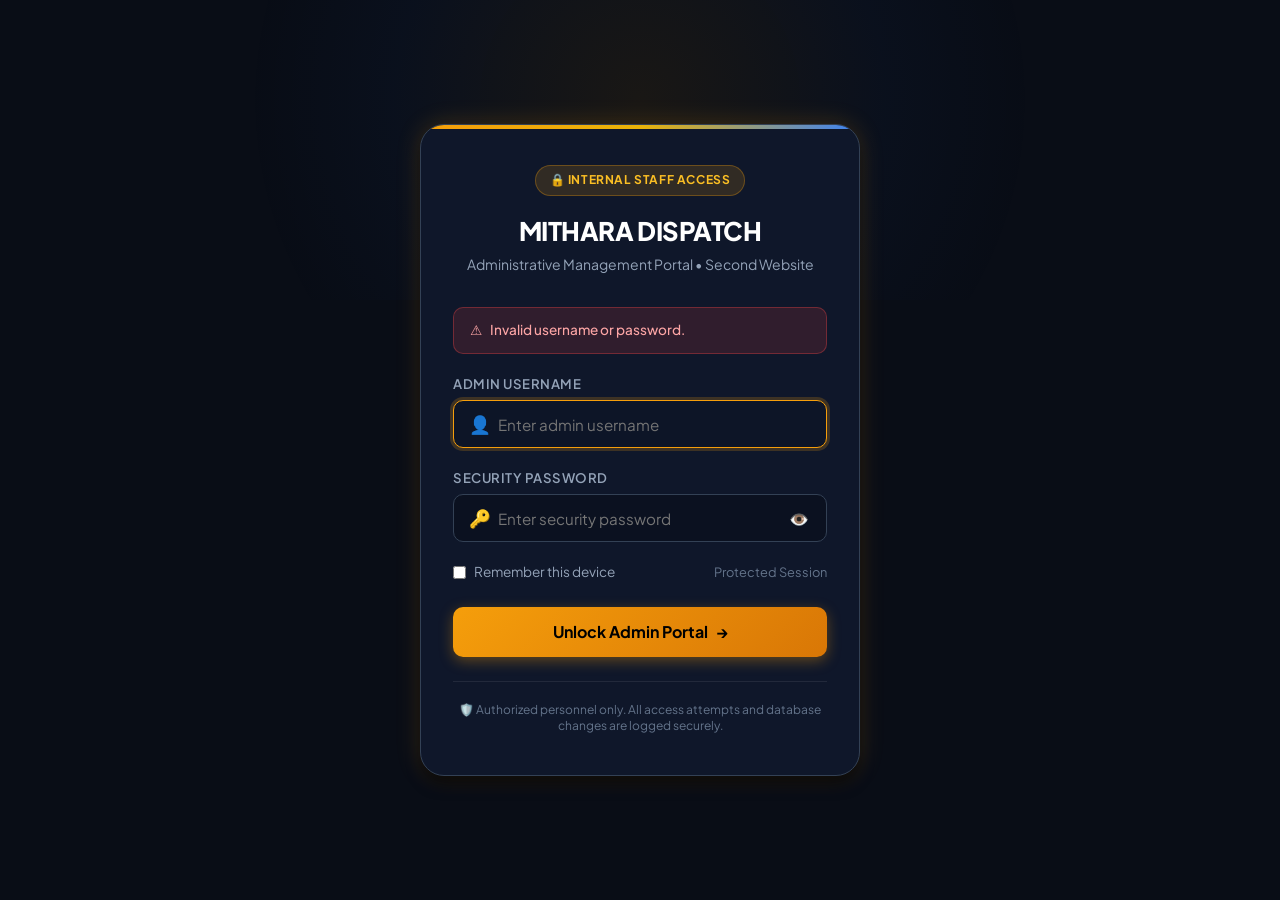
<file: prame uncle/admin/index.html>
<!DOCTYPE html>
<html lang="en">
<head>
  <meta charset="UTF-8">
  <meta name="viewport" content="width=device-width, initial-scale=1.0">
  <title>Mithara Dispatch &amp; Admin Portal | Second Management Website</title>
  <meta name="robots" content="noindex, nofollow">
  <link rel="stylesheet" href="admin.css">
  <link rel="preconnect" href="https://fonts.googleapis.com">
  <link rel="preconnect" href="https://fonts.gstatic.com" crossorigin>
  <link href="https://fonts.googleapis.com/css2?family=Plus+Jakarta+Sans:wght@400;500;600;700;800&family=Space+Grotesk:wght@500;700;800&display=swap" rel="stylesheet">
</head>
<body>

  <!-- ====================================================================== -->
  <!-- 1. AUTHENTICATION GATE (LOGIN SCREEN)                                  -->
  <!-- Username: pream | Password: pream123                                   -->
  <!-- ====================================================================== -->
  <section class="login-view" id="loginView">
    <div class="login-card">
      <div class="login-brand">
        <div class="login-badge">
          <span>🔒 Internal Staff Access</span>
        </div>
        <h1 class="login-title">MITHARA DISPATCH</h1>
        <p class="login-subtitle">Administrative Management Portal &bull; Second Website</p>
      </div>

      <div class="login-alert error" id="loginAlert">
        <span>⚠️</span>
        <span id="loginAlertText">Invalid username or password.</span>
      </div>

      <form id="loginForm" autocomplete="off">
        <div class="form-group">
          <label class="form-label" for="loginUsername">Admin Username</label>
          <div class="input-container">
            <span class="input-icon">👤</span>
            <input 
              type="text" 
              id="loginUsername" 
              class="form-input" 
              placeholder="Enter admin username" 
              required 
              autofocus
            >
          </div>
        </div>

        <div class="form-group">
          <label class="form-label" for="loginPassword">Security Password</label>
          <div class="input-container">
            <span class="input-icon">🔑</span>
            <input 
              type="password" 
              id="loginPassword" 
              class="form-input" 
              placeholder="Enter security password" 
              required
            >
            <button type="button" class="toggle-pwd-btn" id="togglePasswordBtn" title="Toggle password view">👁️</button>
          </div>
        </div>

        <div style="display: flex; align-items: center; justify-content: space-between; margin-bottom: 1.5rem; font-size: 0.85rem; color: var(--text-muted);">
          <label style="display: flex; align-items: center; gap: 0.5rem; cursor: pointer;">
            <input type="checkbox" id="rememberMe" style="accent-color: var(--primary); cursor: pointer;">
            <span>Remember this device</span>
          </label>
          <span style="color: var(--text-dim); font-size: 0.8rem;">Protected Session</span>
        </div>

        <button type="submit" class="btn-primary">
          <span>Unlock Admin Portal</span>
          <span>&rarr;</span>
        </button>
      </form>

      <div class="login-footer-hint">
        🛡️ Authorized personnel only. All access attempts and database changes are logged securely.
      </div>
    </div>
  </section>

  <!-- ====================================================================== -->
  <!-- 2. MAIN ADMIN DASHBOARD (PROTECTED VIEW)                                -->
  <!-- ====================================================================== -->
  <div class="admin-view" id="adminView">

    <!-- Top Sticky Header -->
    <header class="admin-navbar">
      <div class="navbar-container">
        <div class="navbar-brand">
          <div class="brand-icon">M</div>
          <div class="brand-info">
            <div class="brand-title">
              MITHARA TRAVELS
              <span class="brand-badge">ADMIN CONTROL</span>
            </div>
            <div class="brand-sub">Master Database &amp; Customer Registration Hub</div>
          </div>
        </div>

        <div class="navbar-actions">
          <div class="sync-status-indicator" id="syncStatus">
            <span class="sync-dot"></span>
            <span id="syncStatusText">Cloud Live</span>
          </div>

          <button class="btn-icon" id="btnRefreshCloud" title="Sync with Supabase Cloud">
            <span>🔄 Sync Cloud</span>
          </button>

          <div class="user-profile-badge">
            <div class="user-avatar">P</div>
            <span>pream</span>
          </div>

          <button class="btn-icon btn-logout" id="btnLogout" title="Log out from Admin">
            <span>🚪 Logout</span>
          </button>
        </div>
      </div>
    </header>

    <!-- Main Workspace -->
    <main class="admin-main">

      <!-- Metrics Overview Cards -->
      <section class="stats-grid">
        <div class="stat-card">
          <div class="stat-info">
            <span class="stat-label">Registered Users</span>
            <span class="stat-value" id="statTotalUsers">0</span>
            <span class="stat-sub">Customer accounts database</span>
          </div>
          <div class="stat-icon-wrap stat-icon-gold">👥</div>
        </div>

        <div class="stat-card">
          <div class="stat-info">
            <span class="stat-label">Total Bookings</span>
            <span class="stat-value" id="statTotalBookings">0</span>
            <span class="stat-sub">Cab trips logged</span>
          </div>
          <div class="stat-icon-wrap stat-icon-blue">🚕</div>
        </div>

        <div class="stat-card">
          <div class="stat-info">
            <span class="stat-label">Pending Rides</span>
            <span class="stat-value" id="statPendingBookings" style="color: #facc15;">0</span>
            <span class="stat-sub">Requires dispatch action</span>
          </div>
          <div class="stat-icon-wrap stat-icon-purple">⏳</div>
        </div>

        <div class="stat-card">
          <div class="stat-info">
            <span class="stat-label">Total Fare Revenue</span>
            <span class="stat-value" id="statTotalRevenue" style="color: #4ade80;">₹0</span>
            <span class="stat-sub">Estimated trip volume</span>
          </div>
          <div class="stat-icon-wrap stat-icon-green">💰</div>
        </div>

        <div class="stat-card">
          <div class="stat-info">
            <span class="stat-label">Active Inquiries</span>
            <span class="stat-value" id="statTotalInquiries">0</span>
            <span class="stat-sub">Customer requests</span>
          </div>
          <div class="stat-icon-wrap stat-icon-gold">💬</div>
        </div>
      </section>

      <!-- Navigation Tabs -->
      <nav class="tab-navigation">
        <button class="tab-btn active" data-tab="registrations">
          <span>👥 Registered Customers (Register Data)</span>
          <span class="tab-badge" id="badgeUsersCount">0</span>
        </button>
        <button class="tab-btn" data-tab="bookings">
          <span>🚕 Cab Bookings</span>
          <span class="tab-badge" id="badgeBookingsCount">0</span>
        </button>
        <button class="tab-btn" data-tab="inquiries">
          <span>💬 Inquiries &amp; Quotes</span>
          <span class="tab-badge" id="badgeInquiriesCount">0</span>
        </button>
        <button class="tab-btn" data-tab="settings">
          <span>⚙️ Database &amp; System Tools</span>
        </button>
      </nav>

      <!-- ================================================================ -->
      <!-- TAB 1: REGISTERED CUSTOMERS DATA                                 -->
      <!-- ================================================================ -->
      <div class="tab-panel active" id="tab-registrations">
        <div class="toolbar">
          <div class="search-filter-group">
            <div class="search-input-wrap">
              <span class="search-input-icon">🔍</span>
              <input type="text" id="regSearchInput" placeholder="Search by name, phone, email, city...">
            </div>
            <select class="filter-select" id="regStatusFilter">
              <option value="all">All Account Statuses</option>
              <option value="Active">Active Customers</option>
              <option value="Inactive">Inactive / Paused</option>
            </select>
          </div>

          <div class="action-btn-group">
            <button class="btn-accent" id="btnOpenAddUserModal">
              <span>➕ Register New Customer</span>
            </button>
            <button class="btn-secondary" id="btnExportUsersCSV" title="Export Registered Customers to CSV">
              <span>📥 Export CSV (Excel)</span>
            </button>
          </div>
        </div>

        <div class="table-card">
          <div class="table-responsive">
            <table class="data-table">
              <thead>
                <tr>
                  <th>Reg ID</th>
                  <th>Customer Name &amp; Notes</th>
                  <th>Contact Info</th>
                  <th>City / District</th>
                  <th>Membership</th>
                  <th>Status</th>
                  <th>Rides &amp; Date</th>
                  <th>Quick Actions</th>
                </tr>
              </thead>
              <tbody id="registrationsTableBody">
                <!-- Injected via JavaScript -->
              </tbody>
            </table>
          </div>
        </div>
      </div>

      <!-- ================================================================ -->
      <!-- TAB 2: CAB BOOKINGS                                              -->
      <!-- ================================================================ -->
      <div class="tab-panel" id="tab-bookings">
        <div class="toolbar">
          <div class="search-filter-group">
            <div class="search-input-wrap">
              <span class="search-input-icon">🔍</span>
              <input type="text" id="bookingSearchInput" placeholder="Search customer, phone, booking ID, location...">
            </div>
            <select class="filter-select" id="bookingStatusFilter">
              <option value="all">All Booking Statuses</option>
              <option value="Pending">Pending</option>
              <option value="Confirmed">Confirmed</option>
              <option value="Completed">Completed</option>
              <option value="Cancelled">Cancelled</option>
            </select>
          </div>

          <div class="action-btn-group">
            <button class="btn-secondary" id="btnExportBookingsCSV">
              <span>📥 Export Bookings CSV</span>
            </button>
          </div>
        </div>

        <div class="table-card">
          <div class="table-responsive">
            <table class="data-table">
              <thead>
                <tr>
                  <th>Booking ID &amp; Date</th>
                  <th>Customer</th>
                  <th>Route (Pickup &rarr; Drop)</th>
                  <th>Distance &amp; Rate</th>
                  <th>Est. Fare</th>
                  <th>Current Status</th>
                  <th>Update Status</th>
                  <th>Actions</th>
                </tr>
              </thead>
              <tbody id="bookingsTableBody">
                <!-- Injected via JavaScript -->
              </tbody>
            </table>
          </div>
        </div>
      </div>

      <!-- ================================================================ -->
      <!-- TAB 3: CONTACT INQUIRIES                                         -->
      <!-- ================================================================ -->
      <div class="tab-panel" id="tab-inquiries">
        <div class="toolbar">
          <div class="search-filter-group">
            <div class="search-input-wrap">
              <span class="search-input-icon">🔍</span>
              <input type="text" id="inquirySearchInput" placeholder="Search inquiry name, phone, message...">
            </div>
            <select class="filter-select" id="inquiryStatusFilter">
              <option value="all">All Statuses</option>
              <option value="New">New</option>
              <option value="Contacted">Contacted</option>
              <option value="Converted">Converted</option>
              <option value="Closed">Closed</option>
            </select>
          </div>
        </div>

        <div class="table-card">
          <div class="table-responsive">
            <table class="data-table">
              <thead>
                <tr>
                  <th>Inquiry ID</th>
                  <th>Customer Details</th>
                  <th>Requested Route</th>
                  <th>Message / Requirements</th>
                  <th>Status</th>
                  <th>Update</th>
                  <th>Actions</th>
                </tr>
              </thead>
              <tbody id="inquiriesTableBody">
                <!-- Injected via JavaScript -->
              </tbody>
            </table>
          </div>
        </div>
      </div>

      <!-- ================================================================ -->
      <!-- TAB 4: SYSTEM SETTINGS & TOOLS                                   -->
      <!-- ================================================================ -->
      <div class="tab-panel" id="tab-settings">
        <div style="display: grid; grid-template-columns: repeat(auto-fit, minmax(320px, 1fr)); gap: 1.5rem;">
          
          <div class="table-card" style="padding: 1.5rem;">
            <h3 style="font-size: 1.15rem; font-weight: 800; color: #fff; margin-bottom: 0.5rem;">☁️ Supabase Cloud Synchronization</h3>
            <p style="font-size: 0.85rem; color: var(--text-muted); margin-bottom: 1.25rem;">
              Two-way synchronization with live PostgreSQL Cloud Database. All registered data and bookings automatically sync in real-time.
            </p>
            <div style="background: var(--bg-input); padding: 1rem; border-radius: var(--radius-md); border: 1px solid var(--border-color); margin-bottom: 1rem; font-size: 0.825rem;">
              <div style="margin-bottom: 0.4rem;"><strong style="color: #fff;">Project Endpoint:</strong> https://ujchidcnanptczaouwlg.supabase.co</div>
              <div><strong style="color: #fff;">Status:</strong> <span style="color: #4ade80;">Active &amp; Connected</span></div>
            </div>
            <button class="btn-primary" onclick="window.AdminApp.exportJSON()">
              <span>💾 Download Full Database Backup (.JSON)</span>
            </button>
          </div>

          <div class="table-card" style="padding: 1.5rem;">
            <h3 style="font-size: 1.15rem; font-weight: 800; color: #fff; margin-bottom: 0.5rem;">⚙️ Tariff &amp; Agency Configuration</h3>
            <div style="display: flex; flex-direction: column; gap: 0.75rem; font-size: 0.85rem; color: var(--text-muted); margin-bottom: 1.25rem;">
              <div><strong>Agency Name:</strong> Mithara Travel Agency</div>
              <div><strong>Dispatch Hotline:</strong> +91 79049 74485</div>
              <div><strong>Base Tariff:</strong> ₹80 / KM (Fixed Rate)</div>
              <div><strong>Hub Location:</strong> Salem Central, Tamil Nadu</div>
            </div>
            <button class="btn-secondary" style="border-color: rgba(239, 68, 68, 0.3); color: #f87171;" onclick="window.AdminApp.clearDatabase()">
              <span>⚠️ Clear Local Database Storage</span>
            </button>
          </div>

        </div>
      </div>

    </main>
  </div>

  <!-- ====================================================================== -->
  <!-- MODAL: ADD / EDIT CUSTOMER REGISTRATION                                -->
  <!-- ====================================================================== -->
  <div class="modal-backdrop" id="userModal">
    <div class="modal-dialog">
      <div class="modal-header">
        <h2 class="modal-title" id="userModalTitle">Register New Customer / User</h2>
        <button type="button" class="modal-close" id="userModalClose">&times;</button>
      </div>
      <form id="userForm">
        <input type="hidden" id="userRegId">
        <div class="modal-body">
          <div class="form-group">
            <label class="form-label" for="userName">Customer Full Name *</label>
            <input type="text" id="userName" class="form-input" style="padding-left: 1rem;" placeholder="e.g. Ramesh Selvam" required>
          </div>

          <div style="display: grid; grid-template-columns: 1fr 1fr; gap: 1rem;">
            <div class="form-group">
              <label class="form-label" for="userPhone">Mobile Number *</label>
              <input type="tel" id="userPhone" class="form-input" style="padding-left: 1rem;" placeholder="e.g. 7904974485" required>
            </div>
            <div class="form-group">
              <label class="form-label" for="userEmail">Email Address</label>
              <input type="email" id="userEmail" class="form-input" style="padding-left: 1rem;" placeholder="name@email.com">
            </div>
          </div>

          <div class="form-group">
            <label class="form-label" for="userCity">City / Location</label>
            <input type="text" id="userCity" class="form-input" style="padding-left: 1rem;" placeholder="e.g. Salem, Namakkal, Erode" value="Salem, Tamil Nadu">
          </div>

          <div style="display: grid; grid-template-columns: 1fr 1fr; gap: 1rem;">
            <div class="form-group">
              <label class="form-label" for="userMemberType">Membership Level</label>
              <select id="userMemberType" class="filter-select" style="width: 100%;">
                <option value="Standard Member">Standard Member</option>
                <option value="Premium Member">Premium Member</option>
                <option value="VIP Corporate">VIP Corporate</option>
              </select>
            </div>
            <div class="form-group">
              <label class="form-label" for="userStatus">Account Status</label>
              <select id="userStatus" class="filter-select" style="width: 100%;">
                <option value="Active">Active</option>
                <option value="Inactive">Inactive</option>
              </select>
            </div>
          </div>

          <div class="form-group">
            <label class="form-label" for="userTotalRides">Total Completed Rides</label>
            <input type="number" id="userTotalRides" class="form-input" style="padding-left: 1rem;" value="0" min="0">
          </div>

          <div class="form-group">
            <label class="form-label" for="userNotes">Customer Notes / Preferences</label>
            <textarea id="userNotes" class="form-input" style="padding-left: 1rem; min-height: 70px; resize: vertical;" placeholder="e.g. AC Sedan preferred, frequent airport traveler"></textarea>
          </div>
        </div>

        <div class="modal-footer">
          <button type="button" class="btn-secondary" id="userModalCancel">Cancel</button>
          <button type="submit" class="btn-accent">Save Customer</button>
        </div>
      </form>
    </div>
  </div>

  <!-- Toast Notification System -->
  <div class="toast-container" id="toastContainer"></div>

  <!-- Scripts -->
  <script src="database.js"></script>
  <script src="admin.js"></script>
</body>
</html>
</file>
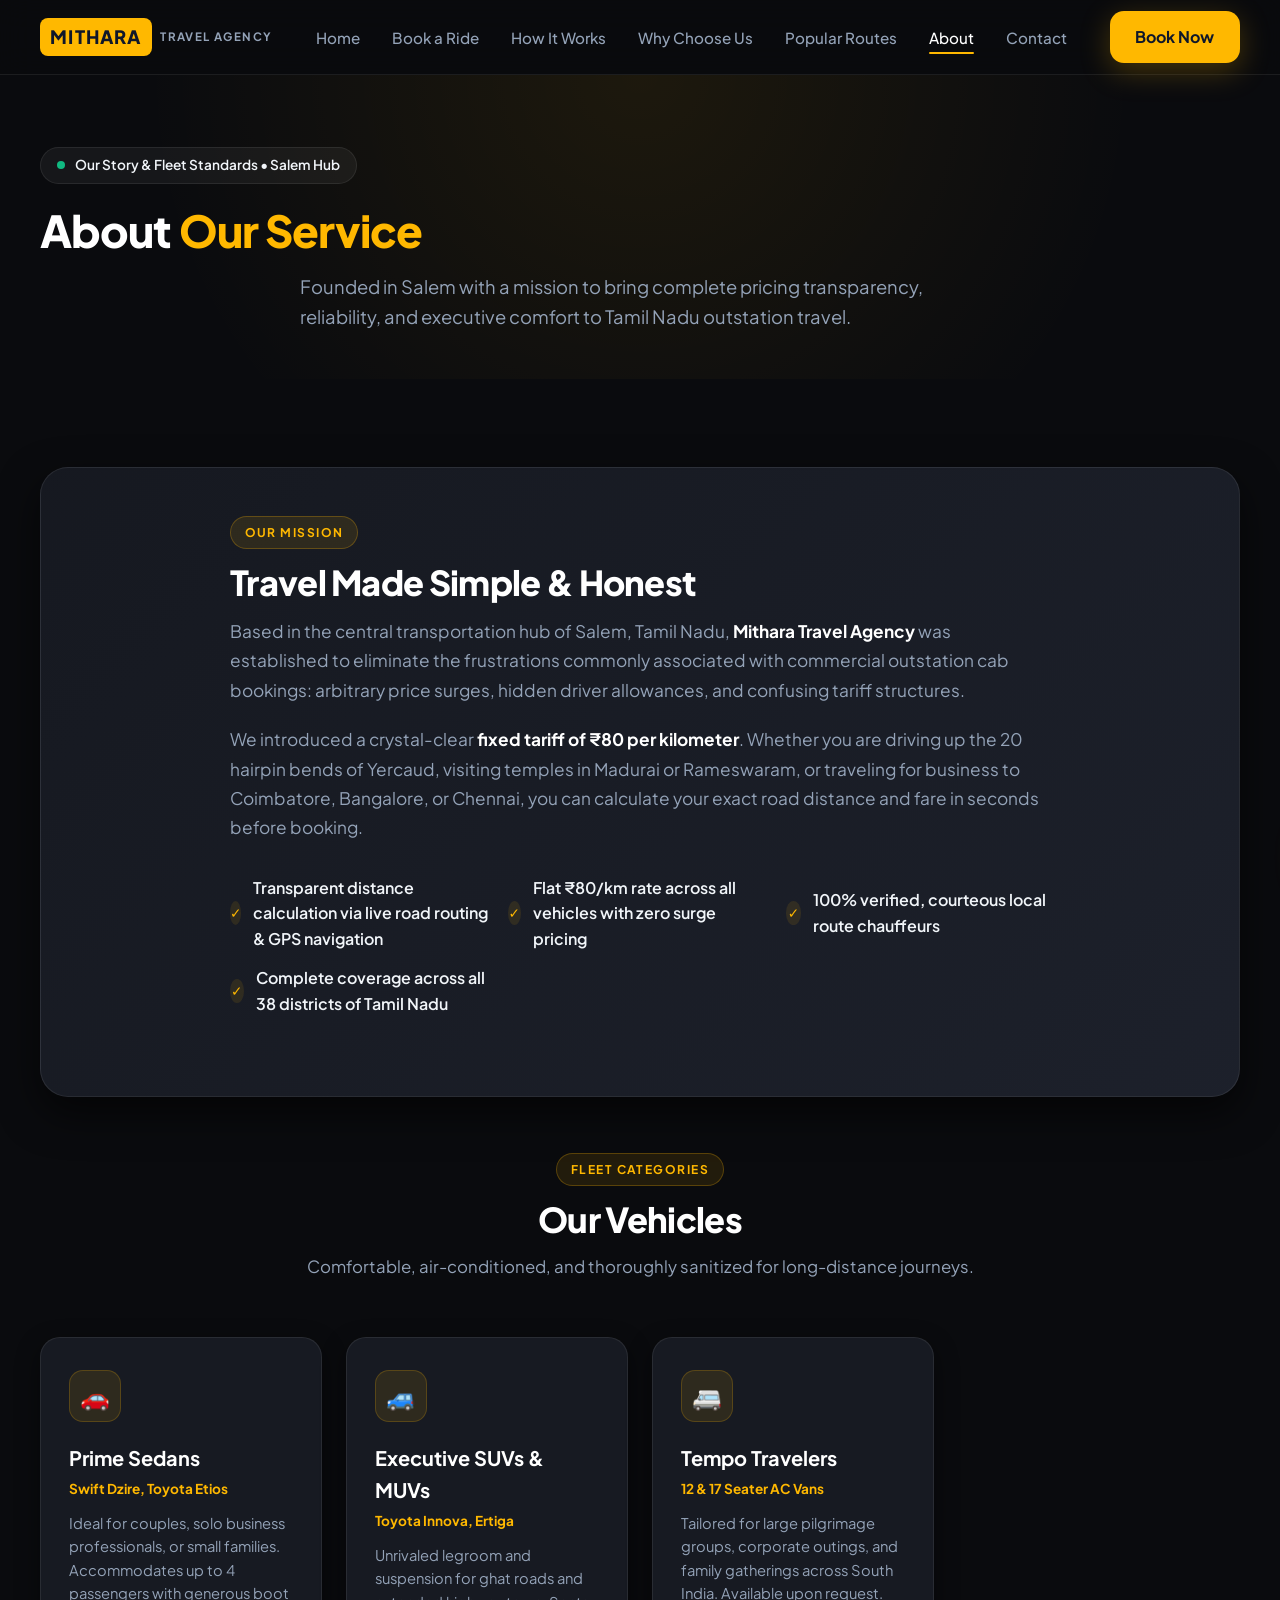
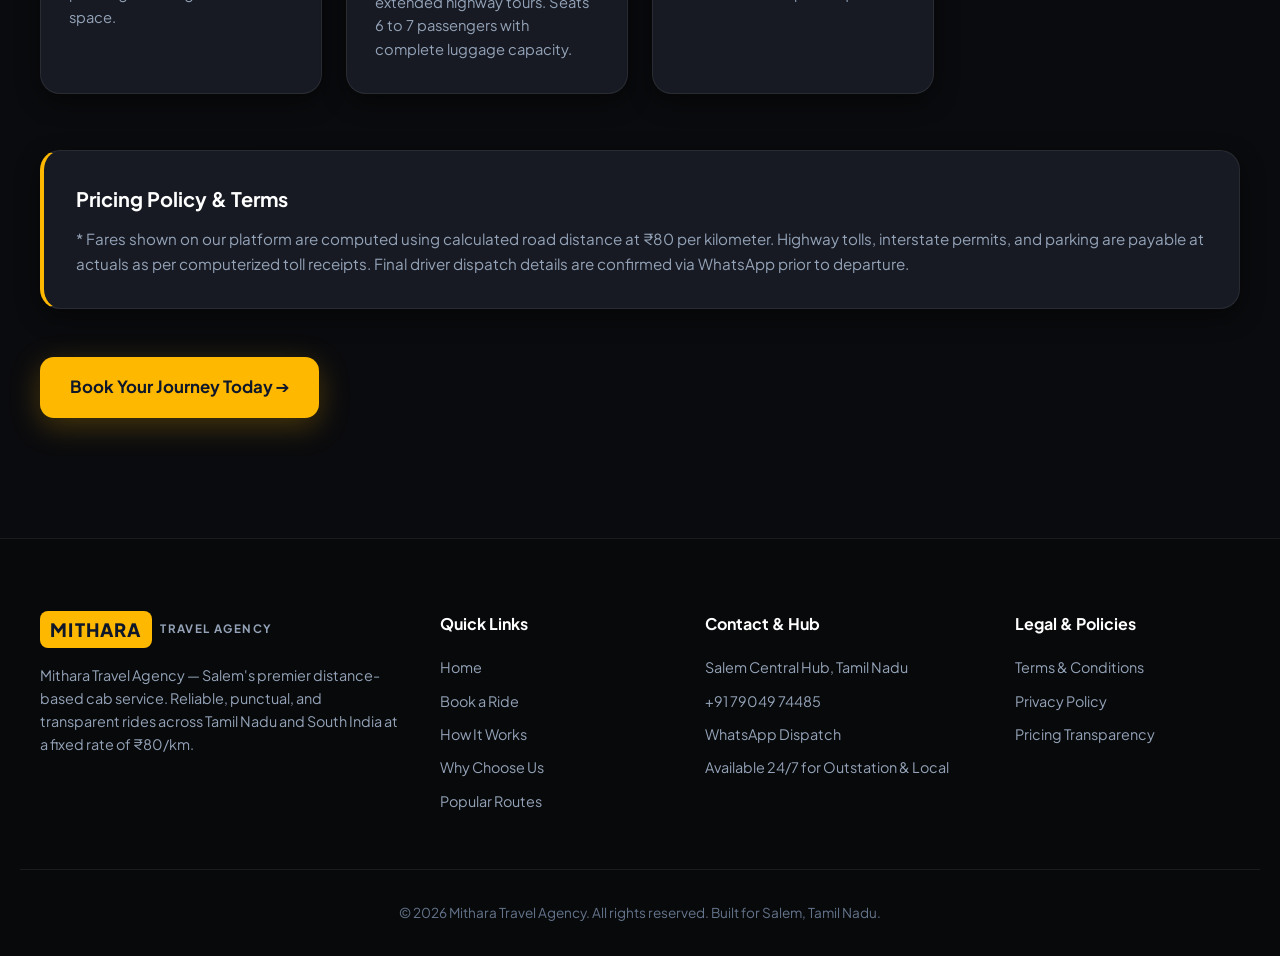
<file: prame uncle/about.html>
<!DOCTYPE html>
<html lang="en">
<head>
  <meta charset="UTF-8">
  <meta name="viewport" content="width=device-width, initial-scale=1.0">
  <meta name="description" content="About Mithara Travel Agency Salem Fleet. Transparent ₹80/km distance-based pricing across Tamil Nadu. Honest outstation cabs, verified chauffeurs, and sanitized fleet.">
  <title>About Us | Mithara Travel Agency - Reliable Outstation Travel Across Tamil Nadu</title>
  
  <!-- Google Fonts: Plus Jakarta Sans -->
  <link rel="preconnect" href="https://fonts.googleapis.com">
  <link rel="preconnect" href="https://fonts.gstatic.com" crossorigin>
  <link href="https://fonts.googleapis.com/css2?family=Plus+Jakarta+Sans:wght@300;400;500;600;700;800&display=swap" rel="stylesheet">

  <!-- Main Stylesheet -->
  <link rel="stylesheet" href="style.css">
</head>
<body>

  <!-- ================================================================= -->
  <!-- HEADER & NAVIGATION -->
  <!-- ================================================================= -->
  <header class="site-header" id="siteHeader">
    <div class="container header-container">
      <a href="index.html" class="logo" aria-label="Mithara Travel Agency Home">
        <span class="logo-badge">MITHARA</span>
        <span class="logo-sub">TRAVEL AGENCY</span>
      </a>

      <nav class="desktop-nav" aria-label="Primary Navigation">
        <ul class="nav-list">
          <li><a href="index.html" class="nav-link">Home</a></li>
          <li><a href="book.html" class="nav-link">Book a Ride</a></li>
          <li><a href="how-it-works.html" class="nav-link">How It Works</a></li>
          <li><a href="why-us.html" class="nav-link">Why Choose Us</a></li>
          <li><a href="routes.html" class="nav-link">Popular Routes</a></li>
          <li><a href="about.html" class="nav-link active">About</a></li>
          <li><a href="contact.html" class="nav-link">Contact</a></li>
        </ul>
      </nav>

      <div class="header-actions">
        <a href="book.html" class="btn btn-primary header-cta">Book Now</a>
        <button class="hamburger-btn" id="hamburgerBtn" aria-label="Toggle Navigation Menu" aria-expanded="false" aria-controls="mobileDrawer">
          <span class="bar"></span>
          <span class="bar"></span>
          <span class="bar"></span>
        </button>
      </div>
    </div>
  </header>

  <!-- Mobile Drawer Overlay -->
  <div class="mobile-drawer-backdrop" id="drawerBackdrop"></div>
  <aside class="mobile-drawer" id="mobileDrawer" aria-label="Mobile Navigation Menu">
    <div class="drawer-header">
      <div class="logo">
        <span class="logo-badge">MITHARA</span>
        <span class="logo-sub">TRAVEL AGENCY</span>
      </div>
      <button class="drawer-close" id="drawerClose" aria-label="Close Navigation Menu">&times;</button>
    </div>
    <ul class="drawer-nav-list">
      <li><a href="index.html" class="drawer-link">Home</a></li>
      <li><a href="book.html" class="drawer-link">Book a Ride</a></li>
      <li><a href="how-it-works.html" class="drawer-link">How It Works</a></li>
      <li><a href="why-us.html" class="drawer-link">Why Choose Us</a></li>
      <li><a href="routes.html" class="drawer-link">Popular Routes</a></li>
      <li><a href="about.html" class="drawer-link active">About</a></li>
      <li><a href="contact.html" class="drawer-link">Contact</a></li>
    </ul>
    <div class="drawer-footer">
      <a href="book.html" class="btn btn-primary btn-block drawer-cta">Book a Ride Now</a>
    </div>
  </aside>

  <main>
    <!-- ================================================================= -->
    <!-- PAGE HERO HEADER -->
    <!-- ================================================================= -->
    <section class="page-hero">
      <div class="container text-center">
        <div class="pill-badge">
          <span class="pulse-dot"></span>
          <span>Our Story &amp; Fleet Standards • Salem Hub</span>
        </div>
        <h1 class="page-title">About <span class="highlight-gold">Our Service</span></h1>
        <p class="page-subtitle">
          Founded in Salem with a mission to bring complete pricing transparency, reliability, and executive comfort to Tamil Nadu outstation travel.
        </p>
      </div>
    </section>

    <!-- ================================================================= -->
    <!-- ABOUT CONTENT & MISSION -->
    <!-- ================================================================= -->
    <section class="section">
      <div class="container">
        
        <div class="about-card" style="margin-bottom: 3.5rem;">
          <div class="about-content">
            <span class="section-tag">OUR MISSION</span>
            <h2 class="section-title">Travel Made Simple &amp; Honest</h2>
            <p class="about-text">
              Based in the central transportation hub of Salem, Tamil Nadu, <strong>Mithara Travel Agency</strong> was established to eliminate the frustrations commonly associated with commercial outstation cab bookings: arbitrary price surges, hidden driver allowances, and confusing tariff structures.
            </p>
            <p class="about-text">
              We introduced a crystal-clear <strong>fixed tariff of ₹80 per kilometer</strong>. Whether you are driving up the 20 hairpin bends of Yercaud, visiting temples in Madurai or Rameswaram, or traveling for business to Coimbatore, Bangalore, or Chennai, you can calculate your exact road distance and fare in seconds before booking.
            </p>
            <div class="about-highlights">
              <div class="highlight-item">
                <span class="check-icon">✓</span>
                <span>Transparent distance calculation via live road routing &amp; GPS navigation</span>
              </div>
              <div class="highlight-item">
                <span class="check-icon">✓</span>
                <span>Flat ₹80/km rate across all vehicles with zero surge pricing</span>
              </div>
              <div class="highlight-item">
                <span class="check-icon">✓</span>
                <span>100% verified, courteous local route chauffeurs</span>
              </div>
              <div class="highlight-item">
                <span class="check-icon">✓</span>
                <span>Complete coverage across all 38 districts of Tamil Nadu</span>
              </div>
            </div>
          </div>
        </div>

        <!-- Fleet Grid -->
        <div class="section-header">
          <span class="section-tag">FLEET CATEGORIES</span>
          <h2 class="section-title">Our Vehicles</h2>
          <p class="section-subtitle">Comfortable, air-conditioned, and thoroughly sanitized for long-distance journeys.</p>
        </div>

        <div class="features-grid">
          <div class="card feature-card">
            <div class="feature-icon-wrap"><span class="feature-icon">🚗</span></div>
            <h3 class="feature-title">Prime Sedans</h3>
            <p class="feature-tagline">Swift Dzire, Toyota Etios</p>
            <p class="feature-desc">
              Ideal for couples, solo business professionals, or small families. Accommodates up to 4 passengers with generous boot space.
            </p>
          </div>

          <div class="card feature-card">
            <div class="feature-icon-wrap"><span class="feature-icon">🚙</span></div>
            <h3 class="feature-title">Executive SUVs &amp; MUVs</h3>
            <p class="feature-tagline">Toyota Innova, Ertiga</p>
            <p class="feature-desc">
              Unrivaled legroom and suspension for ghat roads and extended highway tours. Seats 6 to 7 passengers with complete luggage capacity.
            </p>
          </div>

          <div class="card feature-card">
            <div class="feature-icon-wrap"><span class="feature-icon">🚐</span></div>
            <h3 class="feature-title">Tempo Travelers</h3>
            <p class="feature-tagline">12 &amp; 17 Seater AC Vans</p>
            <p class="feature-desc">
              Tailored for large pilgrimage groups, corporate outings, and family gatherings across South India. Available upon request.
            </p>
          </div>
        </div>

        <!-- Pricing Transparency Note -->
        <div class="card" style="margin-top: 3.5rem; padding: 2rem; border-left: 4px solid var(--accent-gold);">
          <h3 style="color: var(--text-white); margin-bottom: 0.75rem; font-size: 1.25rem;">Pricing Policy &amp; Terms</h3>
          <p style="color: var(--text-secondary); line-height: 1.6; font-size: 0.95rem;">
            * Fares shown on our platform are computed using calculated road distance at ₹80 per kilometer. Highway tolls, interstate permits, and parking are payable at actuals as per computerized toll receipts. Final driver dispatch details are confirmed via WhatsApp prior to departure.
          </p>
        </div>

        <div class="text-center" style="margin-top: 3rem;">
          <a href="book.html" class="btn btn-primary btn-lg">Book Your Journey Today ➔</a>
        </div>

      </div>
    </section>
  </main>

  <!-- ================================================================= -->
  <!-- FOOTER -->
  <!-- ================================================================= -->
  <footer class="site-footer">
    <div class="container footer-container">
      <div class="footer-col footer-brand">
        <div class="logo">
          <span class="logo-badge">MITHARA</span>
          <span class="logo-sub">TRAVEL AGENCY</span>
        </div>
        <p class="footer-desc">
          Mithara Travel Agency — Salem's premier distance-based cab service. Reliable, punctual, and transparent rides across Tamil Nadu and South India at a fixed rate of ₹80/km.
        </p>
      </div>

      <div class="footer-col">
        <h4 class="footer-heading">Quick Links</h4>
        <ul class="footer-links">
          <li><a href="index.html">Home</a></li>
          <li><a href="book.html">Book a Ride</a></li>
          <li><a href="how-it-works.html">How It Works</a></li>
          <li><a href="why-us.html">Why Choose Us</a></li>
          <li><a href="routes.html">Popular Routes</a></li>
        </ul>
      </div>

      <div class="footer-col">
        <h4 class="footer-heading">Contact &amp; Hub</h4>
        <ul class="footer-links">
          <li>Salem Central Hub, Tamil Nadu</li>
          <li><a href="tel:+917904974485">+91 79049 74485</a></li>
          <li><a href="https://wa.me/917904974485" target="_blank" rel="noopener">WhatsApp Dispatch</a></li>
          <li>Available 24/7 for Outstation &amp; Local</li>
        </ul>
      </div>

      <div class="footer-col">
        <h4 class="footer-heading">Legal &amp; Policies</h4>
        <ul class="footer-links">
          <li><a href="about.html">Terms &amp; Conditions</a></li>
          <li><a href="about.html">Privacy Policy</a></li>
          <li><a href="about.html">Pricing Transparency</a></li>
        </ul>
      </div>
    </div>

    <div class="container footer-bottom">
      <p>&copy; 2026 Mithara Travel Agency. All rights reserved. Built for Salem, Tamil Nadu.</p>
    </div>
  </footer>

  <!-- Main JavaScript File -->
  <script src="script.js"></script>
</body>
</html>
</file>
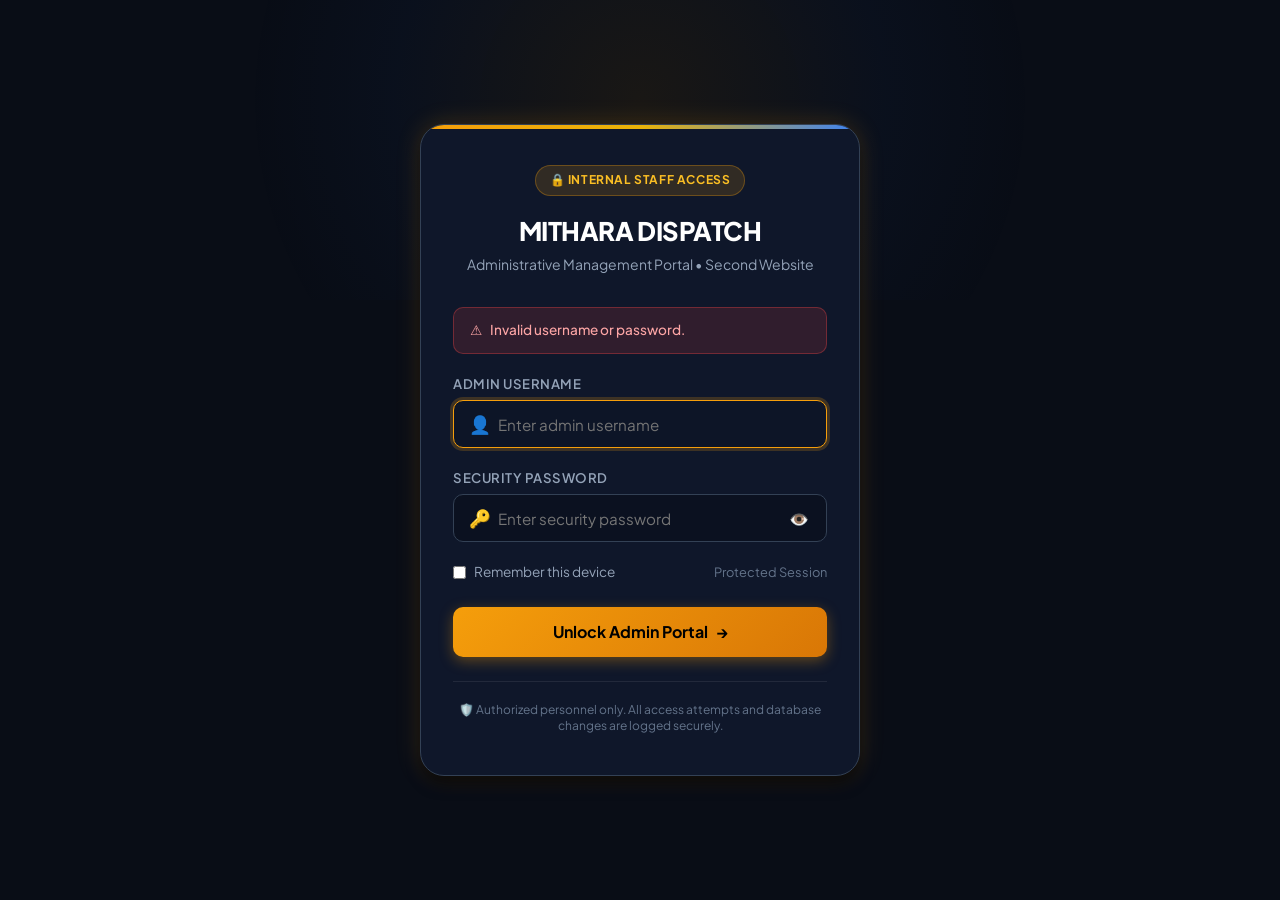
<file: prame uncle/admin.html>
<!DOCTYPE html>
<html lang="en">
<head>
  <meta charset="UTF-8">
  <meta http-equiv="refresh" content="0; url=./admin/index.html">
  <title>Redirecting to Admin Portal...</title>
  <script>
    window.location.replace("./admin/index.html");
  </script>
</head>
<body style="background-color: #090d16; color: #f8fafc; font-family: sans-serif; display: flex; align-items: center; justify-content: center; height: 100vh; margin: 0;">
  <p>Redirecting to Admin Portal... <a href="./admin/index.html" style="color: #f59e0b;">Click here if not redirected automatically</a>.</p>
</body>
</html>
</file>
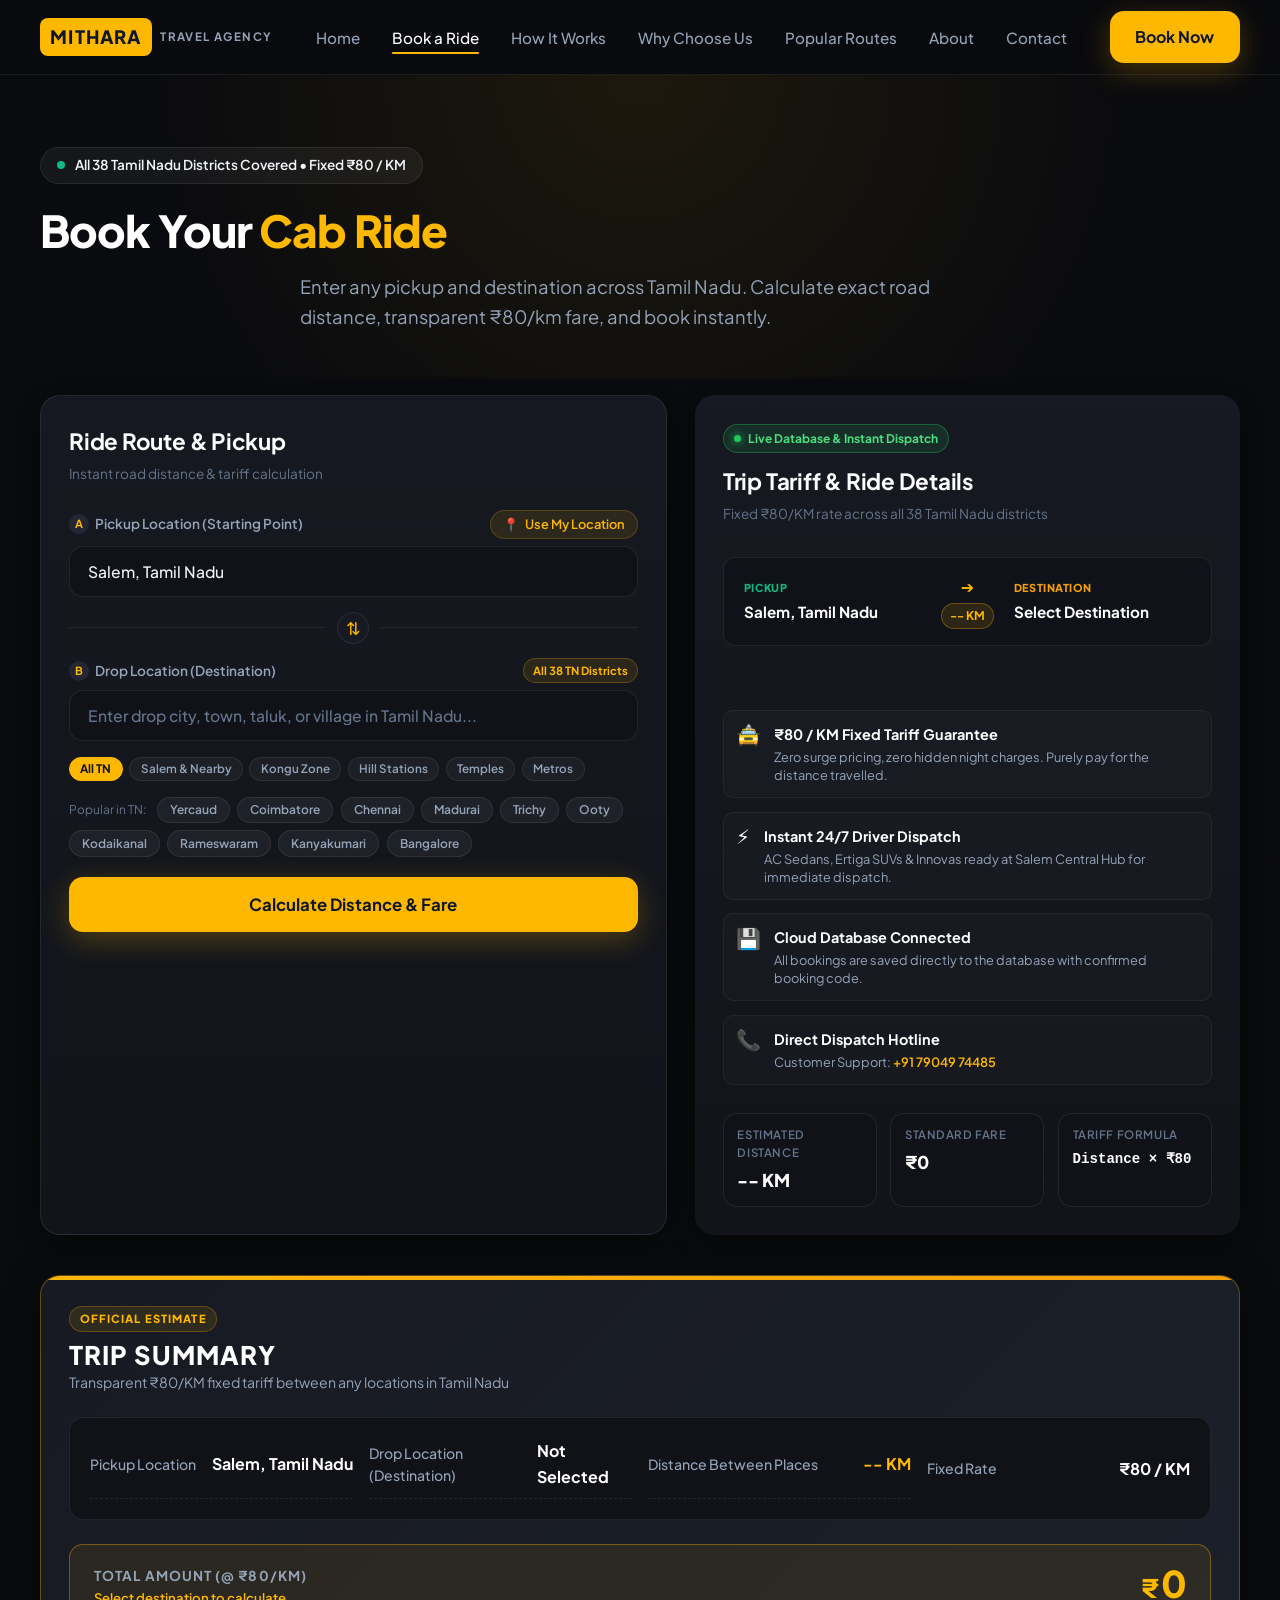
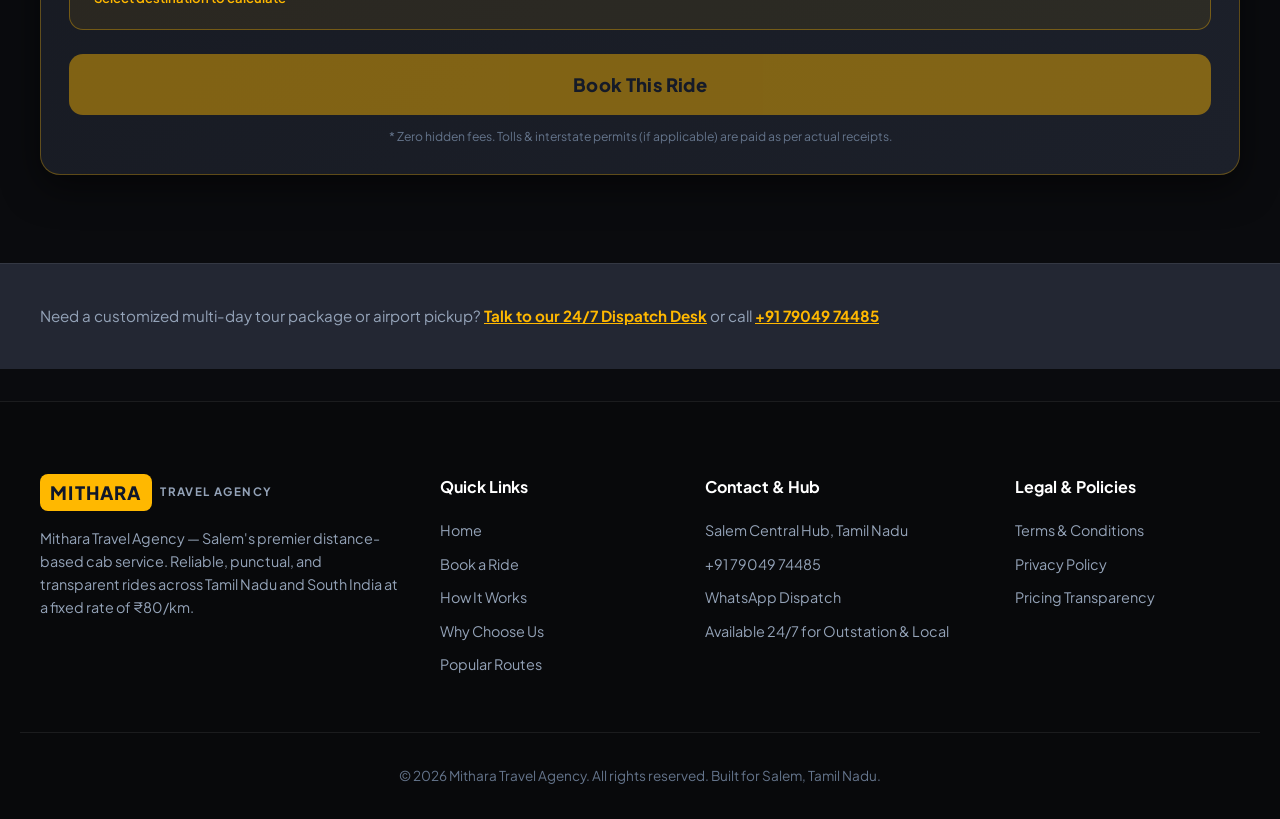
<file: prame uncle/book.html>
<!DOCTYPE html>
<html lang="en">
<head>
  <meta charset="UTF-8">
  <meta name="viewport" content="width=device-width, initial-scale=1.0, viewport-fit=cover">
  <meta name="description" content="Book outstation and local cabs with Mithara Travel Agency across all 38 districts of Tamil Nadu. Real-time road distance and transparent ₹80/km fare with live road routing.">
  <title>Book a Ride | Mithara Travel Agency - Transparent ₹80/km Across Tamil Nadu</title>
  
  <!-- Google Fonts: Plus Jakarta Sans -->
  <link rel="preconnect" href="https://fonts.googleapis.com">
  <link rel="preconnect" href="https://fonts.gstatic.com" crossorigin>
  <link href="https://fonts.googleapis.com/css2?family=Plus+Jakarta+Sans:wght@300;400;500;600;700;800&display=swap" rel="stylesheet">

  <!-- Main Stylesheet -->
  <link rel="stylesheet" href="style.css">
</head>
<body>

  <!-- ================================================================= -->
  <!-- HEADER & NAVIGATION -->
  <!-- ================================================================= -->
  <header class="site-header" id="siteHeader">
    <div class="container header-container">
      <a href="index.html" class="logo" aria-label="Mithara Travel Agency Home">
        <span class="logo-badge">MITHARA</span>
        <span class="logo-sub">TRAVEL AGENCY</span>
      </a>

      <nav class="desktop-nav" aria-label="Primary Navigation">
        <ul class="nav-list">
          <li><a href="index.html" class="nav-link">Home</a></li>
          <li><a href="book.html" class="nav-link active">Book a Ride</a></li>
          <li><a href="how-it-works.html" class="nav-link">How It Works</a></li>
          <li><a href="why-us.html" class="nav-link">Why Choose Us</a></li>
          <li><a href="routes.html" class="nav-link">Popular Routes</a></li>
          <li><a href="about.html" class="nav-link">About</a></li>
          <li><a href="contact.html" class="nav-link">Contact</a></li>
        </ul>
      </nav>

      <div class="header-actions">
        <a href="tel:+917904974485" class="btn-mobile-call" aria-label="Call Dispatch Desk">
          <span>📞 Call</span>
        </a>
        <a href="book.html" class="btn btn-primary header-cta">Book Now</a>
        <button class="hamburger-btn" id="hamburgerBtn" aria-label="Toggle Navigation Menu" aria-expanded="false" aria-controls="mobileDrawer">
          <span class="bar"></span>
          <span class="bar"></span>
          <span class="bar"></span>
        </button>
      </div>
    </div>
  </header>

  <!-- Mobile Drawer Overlay -->
  <div class="mobile-drawer-backdrop" id="drawerBackdrop"></div>
  <aside class="mobile-drawer" id="mobileDrawer" aria-label="Mobile Navigation Menu">
    <div class="drawer-header">
      <div class="logo">
        <span class="logo-badge">MITHARA</span>
        <span class="logo-sub">TRAVEL AGENCY</span>
      </div>
      <button class="drawer-close" id="drawerClose" aria-label="Close Navigation Menu">&times;</button>
    </div>
    <ul class="drawer-nav-list">
      <li><a href="index.html" class="drawer-link">Home</a></li>
      <li><a href="book.html" class="drawer-link active">Book a Ride</a></li>
      <li><a href="how-it-works.html" class="drawer-link">How It Works</a></li>
      <li><a href="why-us.html" class="drawer-link">Why Choose Us</a></li>
      <li><a href="routes.html" class="drawer-link">Popular Routes</a></li>
      <li><a href="about.html" class="drawer-link">About</a></li>
      <li><a href="contact.html" class="drawer-link">Contact</a></li>
    </ul>
    <div class="drawer-footer">
      <div style="display: grid; grid-template-columns: 1fr 1fr; gap: 0.5rem; margin-bottom: 0.65rem;">
        <a href="tel:+917904974485" class="btn btn-outline" style="border-color: rgba(255, 184, 0, 0.4); color: var(--accent-gold); font-size: 0.85rem; padding: 0.6rem 0.4rem; text-align: center;">
          <span>📞 Call Desk</span>
        </a>
        <a href="https://wa.me/917904974485" target="_blank" rel="noopener noreferrer" class="btn" style="background: #25d366; color: #fff; font-size: 0.85rem; padding: 0.6rem 0.4rem; text-align: center; font-weight: 700;">
          <span>💬 WhatsApp</span>
        </a>
      </div>
      <a href="book.html" class="btn btn-primary btn-block drawer-cta">Book a Ride Now</a>
    </div>
  </aside>

  <main>
    <!-- ================================================================= -->
    <!-- PAGE HERO HEADER -->
    <!-- ================================================================= -->
    <section class="page-hero">
      <div class="container text-center">
        <div class="pill-badge">
          <span class="pulse-dot"></span>
          <span>All 38 Tamil Nadu Districts Covered • Fixed ₹80 / KM</span>
        </div>
        <h1 class="page-title">Book Your <span class="highlight-gold">Cab Ride</span></h1>
        <p class="page-subtitle">
          Enter any pickup and destination across Tamil Nadu. Calculate exact road distance, transparent ₹80/km fare, and book instantly.
        </p>
      </div>
    </section>

    <!-- ================================================================= -->
    <!-- BOOKING SECTION (INTERACTIVE ENGINE & MAP) -->
    <!-- ================================================================= -->
    <section class="section booking-page-section" id="book">
      <div class="container">
        
        <div class="booking-grid">
          
          <!-- LEFT: Booking Card -->
          <div class="card booking-card">
            <div class="card-header">
              <h2 class="card-title">Ride Route &amp; Pickup</h2>
              <span class="card-sub">Instant road distance &amp; tariff calculation</span>
            </div>

            <form id="bookingForm" class="booking-form" onsubmit="event.preventDefault();">
              
              <!-- Pickup Location Group -->
              <div class="form-group">
                <div class="form-label-row">
                  <label for="pickupInput" class="form-label">
                    <span class="step-indicator">A</span> Pickup Location (Starting Point)
                  </label>
                  <button type="button" class="btn-location-action" id="useLocationBtn" title="Detect your current location">
                    <span class="btn-icon">📍</span> Use My Location
                  </button>
                </div>
                
                <div class="input-wrapper">
                  <input 
                    type="text" 
                    id="pickupInput" 
                    class="form-input" 
                    placeholder="Enter pickup city, town, or area in Tamil Nadu..." 
                    value="Salem, Tamil Nadu"
                    autocomplete="off"
                    required
                  >
                  <button type="button" class="input-clear-btn" id="clearPickupBtn" aria-label="Clear pickup" style="display:none;">&times;</button>
                </div>

                <!-- Pickup Autocomplete Suggestions Dropdown -->
                <div class="suggestions-dropdown" id="pickupSuggestions" role="listbox" aria-label="Pickup suggestions"></div>

                <!-- Geolocation Status Notice -->
                <div class="location-status" id="locationStatus" role="status" aria-live="polite"></div>
              </div>

              <!-- Route Swap / Divider -->
              <div class="route-divider">
                <span class="divider-line"></span>
                <button type="button" class="divider-icon-btn" id="swapRouteBtn" title="Swap Pickup and Destination" aria-label="Swap pickup and destination">⇅</button>
                <span class="divider-line"></span>
              </div>

              <!-- Destination Search Group -->
              <div class="form-group destination-group">
                <div class="form-label-row">
                  <label for="destinationInput" class="form-label">
                    <span class="step-indicator">B</span> Drop Location (Destination)
                  </label>
                  <span class="dest-badge-tn">All 38 TN Districts</span>
                </div>
                
                <div class="input-wrapper">
                  <input 
                    type="text" 
                    id="destinationInput" 
                    class="form-input" 
                    placeholder="Enter drop city, town, taluk, or village in Tamil Nadu..." 
                    autocomplete="off"
                    required
                  >
                  <button type="button" class="input-clear-btn" id="clearDestBtn" aria-label="Clear destination" style="display:none;">&times;</button>
                </div>

                <!-- Autocomplete Suggestions Dropdown -->
                <div class="suggestions-dropdown" id="destinationSuggestions" role="listbox" aria-label="Destination suggestions"></div>

                <!-- Tamil Nadu Region Filter Chips -->
                <div class="tn-region-filters" id="tnRegionFilters" role="group" aria-label="Tamil Nadu Region Filter">
                  <button type="button" class="region-chip active" data-region="all">All TN</button>
                  <button type="button" class="region-chip" data-region="salem">Salem &amp; Nearby</button>
                  <button type="button" class="region-chip" data-region="kongu">Kongu Zone</button>
                  <button type="button" class="region-chip" data-region="hills">Hill Stations</button>
                  <button type="button" class="region-chip" data-region="pilgrimage">Temples</button>
                  <button type="button" class="region-chip" data-region="major">Metros</button>
                </div>

                <!-- Quick Destination Chips -->
                <div class="quick-chips">
                  <span class="chips-label">Popular in TN:</span>
                  <button type="button" class="chip-btn" data-dest="Yercaud">Yercaud</button>
                  <button type="button" class="chip-btn" data-dest="Coimbatore">Coimbatore</button>
                  <button type="button" class="chip-btn" data-dest="Chennai">Chennai</button>
                  <button type="button" class="chip-btn" data-dest="Madurai">Madurai</button>
                  <button type="button" class="chip-btn" data-dest="Trichy">Trichy</button>
                  <button type="button" class="chip-btn" data-dest="Ooty">Ooty</button>
                  <button type="button" class="chip-btn" data-dest="Kodaikanal">Kodaikanal</button>
                  <button type="button" class="chip-btn" data-dest="Rameswaram">Rameswaram</button>
                  <button type="button" class="chip-btn" data-dest="Kanyakumari">Kanyakumari</button>
                  <button type="button" class="chip-btn" data-dest="Bangalore">Bangalore</button>
                </div>
              </div>

              <!-- Action button to calculate/update -->
              <button type="button" class="btn btn-primary btn-block btn-lg" id="calculateRouteBtn">
                Calculate Distance &amp; Fare
              </button>

              <!-- Prominent Inline Calculation Result Box -->
              <div id="inlineCalcResult" class="inline-calc-result" style="display:none;" aria-live="polite"></div>
            </form>
          </div>

          <!-- RIGHT: Trip Tariff & Service Guarantee Card -->
          <div class="card trip-info-card">
            <div class="card-header" style="margin-bottom: 0.75rem;">
              <div class="card-header-badge">
                <span class="status-indicator-dot"></span>
                <span>Live Database &amp; Instant Dispatch</span>
              </div>
              <h3 class="card-title">Trip Tariff &amp; Ride Details</h3>
              <span class="card-sub">Fixed ₹80/KM rate across all 38 Tamil Nadu districts</span>
            </div>

            <!-- Route Indicator Box -->
            <div class="route-display-box">
              <div class="route-node-info">
                <span class="node-tag pickup-tag">PICKUP</span>
                <span class="node-place" id="mapPickupName">Salem, Tamil Nadu</span>
              </div>
              <div class="route-arrow-wrap">
                <span class="route-arrow">➔</span>
                <span class="route-km-pill" id="mapMidpointDistance">-- KM</span>
              </div>
              <div class="route-node-info">
                <span class="node-tag drop-tag">DESTINATION</span>
                <span class="node-place" id="mapDestName">Select Destination</span>
              </div>
            </div>

            <!-- Direct Google Maps Driving Route Link -->
            <div style="margin-top: 0.65rem; margin-bottom: 0.85rem; text-align: center;">
              <a href="#" target="_blank" rel="noopener noreferrer" class="btn-gmaps-link btn-block" id="openGoogleMapsBtn" style="display: none;">
                <span>🗺️ View Live Route in Google Maps ↗</span>
              </a>
            </div>

            <!-- Highlights List -->
            <div class="trip-benefits-list">
              <div class="benefit-item">
                <div class="benefit-icon">🚖</div>
                <div class="benefit-text">
                  <strong>₹80 / KM Fixed Tariff Guarantee</strong>
                  <p>Zero surge pricing, zero hidden night charges. Purely pay for the distance travelled.</p>
                </div>
              </div>
              <div class="benefit-item">
                <div class="benefit-icon">⚡</div>
                <div class="benefit-text">
                  <strong>Instant 24/7 Driver Dispatch</strong>
                  <p>AC Sedans, Ertiga SUVs &amp; Innovas ready at Salem Central Hub for immediate dispatch.</p>
                </div>
              </div>
              <div class="benefit-item">
                <div class="benefit-icon">💾</div>
                <div class="benefit-text">
                  <strong>Cloud Database Connected</strong>
                  <p>All bookings are saved directly to the database with confirmed booking code.</p>
                </div>
              </div>
              <div class="benefit-item">
                <div class="benefit-icon">📞</div>
                <div class="benefit-text">
                  <strong>Direct Dispatch Hotline</strong>
                  <p>Customer Support: <a href="tel:+917904974485" class="highlight-link">+91 79049 74485</a></p>
                </div>
              </div>
            </div>

            <!-- Route Quick Stats Strip -->
            <div class="route-stats-strip">
              <div class="stat-item">
                <span class="stat-label">Estimated Distance</span>
                <span class="stat-value" id="statsDistance">-- KM</span>
              </div>
              <div class="stat-item">
                <span class="stat-label">Standard Fare</span>
                <span class="stat-value highlight-gold" id="statsFare">₹0</span>
              </div>
              <div class="stat-item">
                <span class="stat-label">Tariff Formula</span>
                <span class="stat-value font-mono">Distance × ₹80</span>
              </div>
            </div>
          </div>

        </div>

        <!-- ============================================================= -->
        <!-- FARE CARD / TRIP SUMMARY -->
        <!-- ============================================================= -->
        <div class="fare-card-wrapper" id="fareSummaryWrapper">
          <div class="card fare-summary-card">
            <div class="fare-card-header">
              <div class="badge-tag">OFFICIAL ESTIMATE</div>
              <h3 class="fare-title">TRIP SUMMARY</h3>
              <p class="fare-sub">Transparent ₹80/KM fixed tariff between any locations in Tamil Nadu</p>
            </div>

            <div class="fare-details-grid">
              <div class="fare-detail-col">
                <span class="detail-label">Pickup Location</span>
                <span class="detail-value" id="summaryPickup">Salem, Tamil Nadu</span>
              </div>

              <div class="fare-detail-col">
                <span class="detail-label">Drop Location (Destination)</span>
                <span class="detail-value" id="summaryDestination">Not Selected</span>
              </div>

              <div class="fare-detail-col">
                <span class="detail-label">Distance Between Places</span>
                <span class="detail-value highlight-metric" id="summaryDistance">-- KM</span>
              </div>

              <div class="fare-detail-col">
                <span class="detail-label">Fixed Rate</span>
                <span class="detail-value">₹80 / KM</span>
              </div>
            </div>

            <div class="fare-total-banner">
              <div class="total-text-group">
                <span class="total-label">Total Amount (@ ₹80/KM)</span>
                <span class="total-formula" id="summaryFormula">Select destination to calculate</span>
              </div>
              <div class="total-amount-group">
                <span class="total-currency">₹</span>
                <span class="total-amount" id="summaryFare">0</span>
              </div>
            </div>

            <div class="fare-actions">
              <button type="button" class="btn btn-primary btn-xl btn-block" id="bookRideBtn" disabled>
                Book This Ride
              </button>
              <a href="#" target="_blank" rel="noopener noreferrer" class="btn btn-outline btn-block" id="summaryGoogleMapsBtn" style="display: none; margin-top: 0.65rem; border-color: rgba(255, 184, 0, 0.4); color: var(--accent-gold); font-weight: 700;">
                <span>🗺️ Open Driving Directions in Google Maps ↗</span>
              </a>
              <p class="fare-disclaimer-small">
                * Zero hidden fees. Tolls &amp; interstate permits (if applicable) are paid as per actual receipts.
              </p>
            </div>
          </div>
        </div>

      </div>
    </section>

    <!-- Support Callout Strip -->
    <section class="booking-support-strip">
      <div class="container text-center">
        <p>Need a customized multi-day tour package or airport pickup? <a href="contact.html">Talk to our 24/7 Dispatch Desk</a> or call <a href="tel:+917904974485">+91 79049 74485</a></p>
      </div>
    </section>
  </main>

  <!-- ================================================================= -->
  <!-- BOOKING CONFIRMATION MODAL -->
  <!-- ================================================================= -->
  <div class="modal-backdrop" id="bookingModal" role="dialog" aria-modal="true" aria-labelledby="modalTitle" style="display:none;">
    <div class="modal-dialog">
      <div class="modal-content card">
        <div class="modal-header">
          <div>
            <span class="modal-tag">FINAL STEP</span>
            <h3 class="modal-title" id="modalTitle">Ride Summary</h3>
          </div>
          <button type="button" class="modal-close-btn" id="modalCloseBtn" aria-label="Close modal">&times;</button>
        </div>

        <div class="modal-body">
          <div class="modal-summary-box">
            <div class="modal-row">
              <span class="modal-row-label">Pickup</span>
              <span class="modal-row-val" id="modalPickupText">Salem</span>
            </div>
            <div class="modal-row">
              <span class="modal-row-label">Destination</span>
              <span class="modal-row-val" id="modalDestText">Yercaud</span>
            </div>
            <div class="modal-row">
              <span class="modal-row-label">Estimated Distance</span>
              <span class="modal-row-val" id="modalDistanceText">32 KM</span>
            </div>
            <div class="modal-row">
              <span class="modal-row-label">Rate</span>
              <span class="modal-row-val">₹80 / KM</span>
            </div>
            <div class="modal-divider"></div>
            <div class="modal-row modal-total-row">
              <span class="modal-total-label">Estimated Fare</span>
              <span class="modal-total-val highlight-gold" id="modalFareText">₹2,560</span>
            </div>
          </div>

          <form id="confirmBookingForm" class="modal-form" onsubmit="event.preventDefault();">
            <div class="form-group">
              <label for="custName" class="form-label">Customer Name *</label>
              <input 
                type="text" 
                id="custName" 
                class="form-input" 
                placeholder="Enter your full name" 
                required 
                autocomplete="name"
              >
            </div>

            <div class="form-group">
              <label for="custMobile" class="form-label">Mobile Number *</label>
              <input 
                type="tel" 
                id="custMobile" 
                class="form-input" 
                placeholder="10-digit mobile number (e.g. 7904974485)" 
                pattern="[0-9]{10}"
                maxlength="10"
                required 
                autocomplete="tel"
                inputmode="numeric"
              >
              <span class="input-hint">We will connect via WhatsApp to confirm vehicle allocation.</span>
            </div>

            <div class="modal-actions">
              <button type="submit" class="btn btn-primary btn-block btn-lg" id="confirmRideBtn">
                Confirm Booking &amp; Send WhatsApp
              </button>
            </div>
          </form>
        </div>
      </div>
    </div>
  </div>

  <!-- Mobile Bottom Sticky CTA -->
  <div class="mobile-sticky-bar" id="mobileStickyBar">
    <div class="mobile-sticky-info">
      <span class="mobile-sticky-label">Estimated Fare</span>
      <span class="mobile-sticky-price" id="mobileStickyPrice">₹0</span>
    </div>
    <div class="mobile-sticky-actions">
      <a href="tel:+917904974485" class="mobile-sticky-call-btn" title="Call Dispatch Desk" aria-label="Call Dispatch Desk">
        <span>📞 Call</span>
      </a>
      <button type="button" class="btn btn-primary btn-sm" id="mobileStickyBtn">
        Book Ride
      </button>
    </div>
  </div>

  <!-- ================================================================= -->
  <!-- FOOTER -->
  <!-- ================================================================= -->
  <footer class="site-footer">
    <div class="container footer-container">
      <div class="footer-col footer-brand">
        <div class="logo">
          <span class="logo-badge">MITHARA</span>
          <span class="logo-sub">TRAVEL AGENCY</span>
        </div>
        <p class="footer-desc">
          Mithara Travel Agency — Salem's premier distance-based cab service. Reliable, punctual, and transparent rides across Tamil Nadu and South India at a fixed rate of ₹80/km.
        </p>
      </div>

      <div class="footer-col">
        <h4 class="footer-heading">Quick Links</h4>
        <ul class="footer-links">
          <li><a href="index.html">Home</a></li>
          <li><a href="book.html">Book a Ride</a></li>
          <li><a href="how-it-works.html">How It Works</a></li>
          <li><a href="why-us.html">Why Choose Us</a></li>
          <li><a href="routes.html">Popular Routes</a></li>
        </ul>
      </div>

      <div class="footer-col">
        <h4 class="footer-heading">Contact &amp; Hub</h4>
        <ul class="footer-links">
          <li>Salem Central Hub, Tamil Nadu</li>
          <li><a href="tel:+917904974485">+91 79049 74485</a></li>
          <li><a href="https://wa.me/917904974485" target="_blank" rel="noopener">WhatsApp Dispatch</a></li>
          <li>Available 24/7 for Outstation &amp; Local</li>
        </ul>
      </div>

      <div class="footer-col">
        <h4 class="footer-heading">Legal &amp; Policies</h4>
        <ul class="footer-links">
          <li><a href="about.html">Terms &amp; Conditions</a></li>
          <li><a href="about.html">Privacy Policy</a></li>
          <li><a href="about.html">Pricing Transparency</a></li>
        </ul>
      </div>
    </div>

    <div class="container footer-bottom">
      <p>&copy; 2026 Mithara Travel Agency. All rights reserved. Built for Salem, Tamil Nadu.</p>
    </div>
  </footer>


  <!-- Floating Quick Action Buttons for Mobile -->
  <div class="mobile-fab-wrap" id="mobileFabWrap" aria-label="Quick contact actions">
    <a href="https://wa.me/917904974485" target="_blank" rel="noopener noreferrer" class="fab-btn fab-whatsapp" title="Chat on WhatsApp" aria-label="WhatsApp Dispatch">
      💬
    </a>
    <a href="tel:+917904974485" class="fab-btn fab-call" title="Call Dispatch Hotline" aria-label="Call Dispatch Hotline">
      📞
    </a>
  </div>

  <!-- Database Storage Engine -->
  <script src="database.js"></script>

  <!-- Main JavaScript File -->
  <script src="script.js"></script>
</body>
</html>
</file>
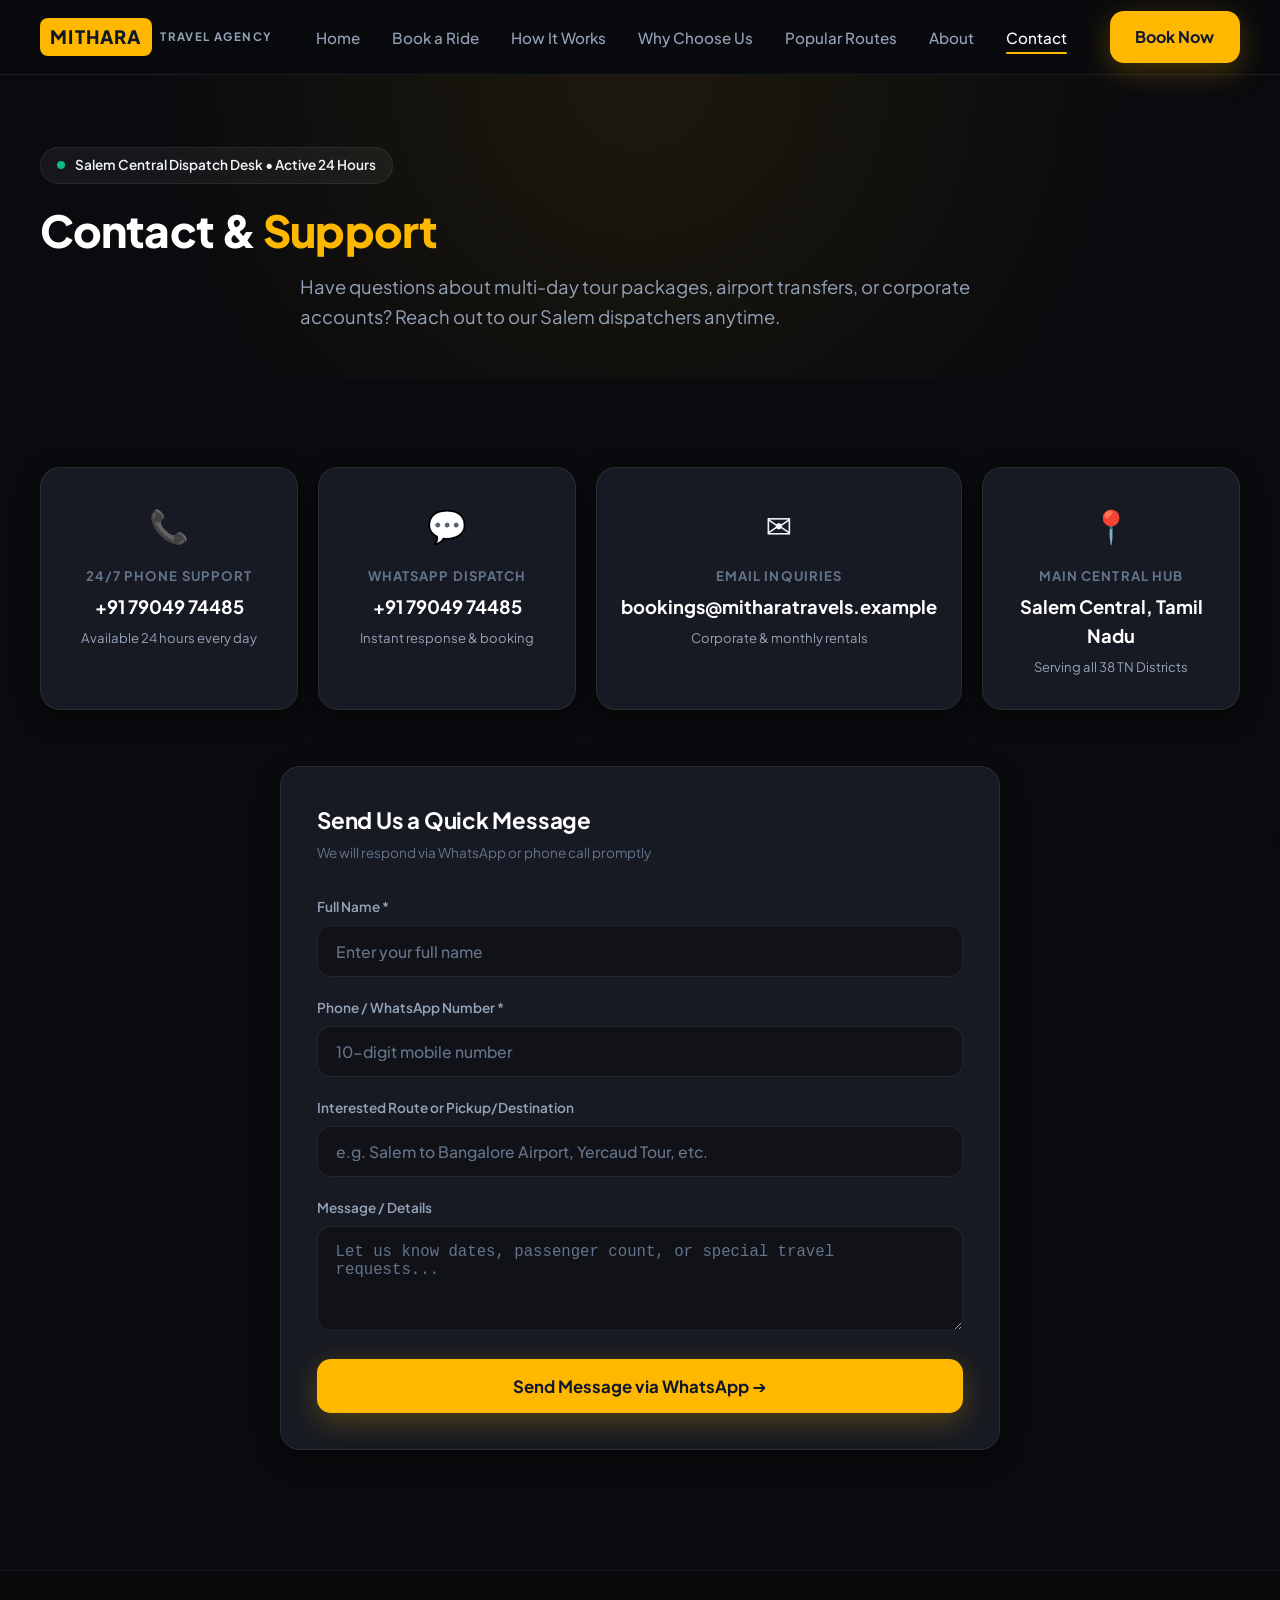
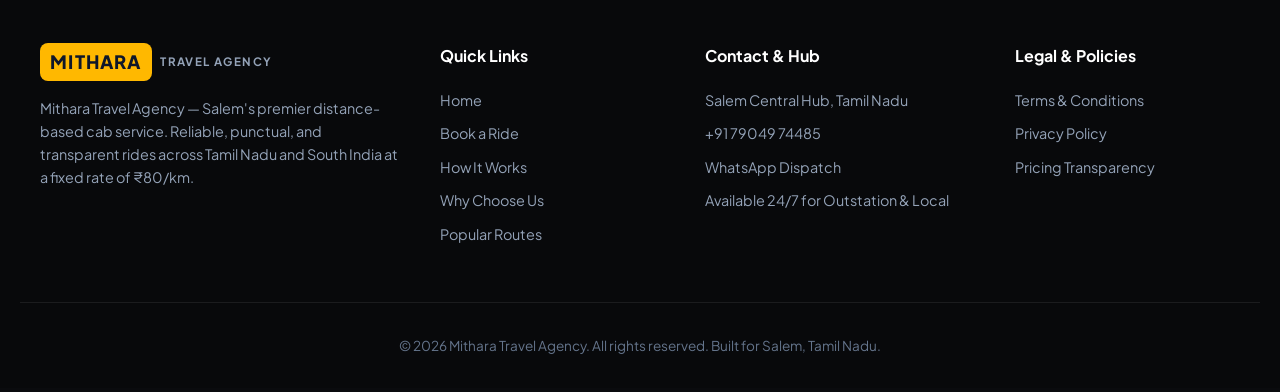
<file: prame uncle/contact.html>
<!DOCTYPE html>
<html lang="en">
<head>
  <meta charset="UTF-8">
  <meta name="viewport" content="width=device-width, initial-scale=1.0">
  <meta name="description" content="Contact Mithara Travel Agency 24/7 Dispatch Desk. Call +91 79049 74485 or message via WhatsApp for instant outstation cab booking and inquiries across Tamil Nadu.">
  <title>Contact Us | Mithara Travel Agency - 24/7 Booking &amp; Customer Support</title>
  
  <!-- Google Fonts: Plus Jakarta Sans -->
  <link rel="preconnect" href="https://fonts.googleapis.com">
  <link rel="preconnect" href="https://fonts.gstatic.com" crossorigin>
  <link href="https://fonts.googleapis.com/css2?family=Plus+Jakarta+Sans:wght@300;400;500;600;700;800&display=swap" rel="stylesheet">

  <!-- Main Stylesheet -->
  <link rel="stylesheet" href="style.css">
</head>
<body>

  <!-- ================================================================= -->
  <!-- HEADER & NAVIGATION -->
  <!-- ================================================================= -->
  <header class="site-header" id="siteHeader">
    <div class="container header-container">
      <a href="index.html" class="logo" aria-label="Mithara Travel Agency Home">
        <span class="logo-badge">MITHARA</span>
        <span class="logo-sub">TRAVEL AGENCY</span>
      </a>

      <nav class="desktop-nav" aria-label="Primary Navigation">
        <ul class="nav-list">
          <li><a href="index.html" class="nav-link">Home</a></li>
          <li><a href="book.html" class="nav-link">Book a Ride</a></li>
          <li><a href="how-it-works.html" class="nav-link">How It Works</a></li>
          <li><a href="why-us.html" class="nav-link">Why Choose Us</a></li>
          <li><a href="routes.html" class="nav-link">Popular Routes</a></li>
          <li><a href="about.html" class="nav-link">About</a></li>
          <li><a href="contact.html" class="nav-link active">Contact</a></li>
        </ul>
      </nav>

      <div class="header-actions">
        <a href="book.html" class="btn btn-primary header-cta">Book Now</a>
        <button class="hamburger-btn" id="hamburgerBtn" aria-label="Toggle Navigation Menu" aria-expanded="false" aria-controls="mobileDrawer">
          <span class="bar"></span>
          <span class="bar"></span>
          <span class="bar"></span>
        </button>
      </div>
    </div>
  </header>

  <!-- Mobile Drawer Overlay -->
  <div class="mobile-drawer-backdrop" id="drawerBackdrop"></div>
  <aside class="mobile-drawer" id="mobileDrawer" aria-label="Mobile Navigation Menu">
    <div class="drawer-header">
      <div class="logo">
        <span class="logo-badge">MITHARA</span>
        <span class="logo-sub">TRAVEL AGENCY</span>
      </div>
      <button class="drawer-close" id="drawerClose" aria-label="Close Navigation Menu">&times;</button>
    </div>
    <ul class="drawer-nav-list">
      <li><a href="index.html" class="drawer-link">Home</a></li>
      <li><a href="book.html" class="drawer-link">Book a Ride</a></li>
      <li><a href="how-it-works.html" class="drawer-link">How It Works</a></li>
      <li><a href="why-us.html" class="drawer-link">Why Choose Us</a></li>
      <li><a href="routes.html" class="drawer-link">Popular Routes</a></li>
      <li><a href="about.html" class="drawer-link">About</a></li>
      <li><a href="contact.html" class="drawer-link active">Contact</a></li>
    </ul>
    <div class="drawer-footer">
      <a href="book.html" class="btn btn-primary btn-block drawer-cta">Book a Ride Now</a>
    </div>
  </aside>

  <main>
    <!-- ================================================================= -->
    <!-- PAGE HERO HEADER -->
    <!-- ================================================================= -->
    <section class="page-hero">
      <div class="container text-center">
        <div class="pill-badge">
          <span class="pulse-dot"></span>
          <span>Salem Central Dispatch Desk • Active 24 Hours</span>
        </div>
        <h1 class="page-title">Contact &amp; <span class="highlight-gold">Support</span></h1>
        <p class="page-subtitle">
          Have questions about multi-day tour packages, airport transfers, or corporate accounts? Reach out to our Salem dispatchers anytime.
        </p>
      </div>
    </section>

    <!-- ================================================================= -->
    <!-- CONTACT CARDS GRID -->
    <!-- ================================================================= -->
    <section class="section">
      <div class="container">
        
        <div class="contact-grid">
          <!-- Phone Card -->
          <div class="card contact-card">
            <div class="contact-icon">📞</div>
            <h3 class="contact-label">24/7 Phone Support</h3>
            <p class="contact-value"><a href="tel:+917904974485">+91 79049 74485</a></p>
            <span class="contact-meta">Available 24 hours every day</span>
          </div>

          <!-- WhatsApp Card -->
          <div class="card contact-card">
            <div class="contact-icon">💬</div>
            <h3 class="contact-label">WhatsApp Dispatch</h3>
            <p class="contact-value"><a href="https://wa.me/917904974485" target="_blank" rel="noopener">+91 79049 74485</a></p>
            <span class="contact-meta">Instant response &amp; booking</span>
          </div>

          <!-- Email Card -->
          <div class="card contact-card">
            <div class="contact-icon">✉️</div>
            <h3 class="contact-label">Email Inquiries</h3>
            <p class="contact-value"><a href="mailto:bookings@mitharatravels.example">bookings@mitharatravels.example</a></p>
            <span class="contact-meta">Corporate &amp; monthly rentals</span>
          </div>

          <!-- Service Area Card -->
          <div class="card contact-card">
            <div class="contact-icon">📍</div>
            <h3 class="contact-label">Main Central Hub</h3>
            <p class="contact-value">Salem Central, Tamil Nadu</p>
            <span class="contact-meta">Serving all 38 TN Districts</span>
          </div>
        </div>

        <!-- Quick Inquiry Form -->
        <div class="card" style="max-width: 720px; margin: 3.5rem auto 0 auto; padding: 2.25rem;">
          <div class="card-header text-center" style="margin-bottom: 2rem;">
            <h2 class="card-title">Send Us a Quick Message</h2>
            <span class="card-sub">We will respond via WhatsApp or phone call promptly</span>
          </div>

          <form id="contactInquiryForm" class="booking-form" onsubmit="handleContactSubmit(event);">
            <div class="form-group">
              <label for="contactName" class="form-label">Full Name *</label>
              <input type="text" id="contactName" class="form-input" placeholder="Enter your full name" required>
            </div>

            <div class="form-group">
              <label for="contactPhone" class="form-label">Phone / WhatsApp Number *</label>
              <input type="tel" id="contactPhone" class="form-input" placeholder="10-digit mobile number" pattern="[0-9]{10}" required>
            </div>

            <div class="form-group">
              <label for="contactRoute" class="form-label">Interested Route or Pickup/Destination</label>
              <input type="text" id="contactRoute" class="form-input" placeholder="e.g. Salem to Bangalore Airport, Yercaud Tour, etc.">
            </div>

            <div class="form-group">
              <label for="contactMsg" class="form-label">Message / Details</label>
              <textarea id="contactMsg" class="form-input" rows="4" placeholder="Let us know dates, passenger count, or special travel requests..."></textarea>
            </div>

            <button type="submit" class="btn btn-primary btn-block btn-lg" style="margin-top: 0.5rem;">
              Send Message via WhatsApp ➔
            </button>
          </form>
        </div>

      </div>
    </section>
  </main>

  <!-- ================================================================= -->
  <!-- FOOTER -->
  <!-- ================================================================= -->
  <footer class="site-footer">
    <div class="container footer-container">
      <div class="footer-col footer-brand">
        <div class="logo">
          <span class="logo-badge">MITHARA</span>
          <span class="logo-sub">TRAVEL AGENCY</span>
        </div>
        <p class="footer-desc">
          Mithara Travel Agency — Salem's premier distance-based cab service. Reliable, punctual, and transparent rides across Tamil Nadu and South India at a fixed rate of ₹80/km.
        </p>
      </div>

      <div class="footer-col">
        <h4 class="footer-heading">Quick Links</h4>
        <ul class="footer-links">
          <li><a href="index.html">Home</a></li>
          <li><a href="book.html">Book a Ride</a></li>
          <li><a href="how-it-works.html">How It Works</a></li>
          <li><a href="why-us.html">Why Choose Us</a></li>
          <li><a href="routes.html">Popular Routes</a></li>
        </ul>
      </div>

      <div class="footer-col">
        <h4 class="footer-heading">Contact &amp; Hub</h4>
        <ul class="footer-links">
          <li>Salem Central Hub, Tamil Nadu</li>
          <li><a href="tel:+917904974485">+91 79049 74485</a></li>
          <li><a href="https://wa.me/917904974485" target="_blank" rel="noopener">WhatsApp Dispatch</a></li>
          <li>Available 24/7 for Outstation &amp; Local</li>
        </ul>
      </div>

      <div class="footer-col">
        <h4 class="footer-heading">Legal &amp; Policies</h4>
        <ul class="footer-links">
          <li><a href="about.html">Terms &amp; Conditions</a></li>
          <li><a href="about.html">Privacy Policy</a></li>
          <li><a href="about.html">Pricing Transparency</a></li>
        </ul>
      </div>
    </div>

    <div class="container footer-bottom">
      <p>&copy; 2026 Mithara Travel Agency. All rights reserved. Built for Salem, Tamil Nadu.</p>
    </div>
  </footer>

  <!-- Database Storage Engine -->
  <script src="database.js"></script>

  <script>
    function handleContactSubmit(e) {
      e.preventDefault();
      const name = document.getElementById("contactName").value.trim();
      const phone = document.getElementById("contactPhone").value.trim();
      const route = document.getElementById("contactRoute").value.trim();
      const msg = document.getElementById("contactMsg").value.trim();

      if (!name || name.length < 2) {
        alert("Please enter your name.");
        return;
      }
      if (!phone || phone.length < 10) {
        alert("Please enter a valid 10-digit mobile number.");
        return;
      }

      // Save inquiry into persistent database
      let savedInquiry = null;
      if (window.CabDB) {
        try {
          savedInquiry = window.CabDB.saveInquiry({
            name: name,
            phone: phone,
            route: route,
            message: msg
          });
          console.log("[Mithara Travel Agency] Inquiry saved to database:", savedInquiry);
        } catch (dbErr) {
          console.error("[Mithara Travel Agency] Error saving inquiry:", dbErr);
        }
      }

      const text = [
        "👋 *NEW TRAVEL INQUIRY - MITHARA TRAVEL AGENCY*",
        savedInquiry ? `*Inquiry Ref:* ${savedInquiry.id}` : "",
        "",
        `*Name:* ${name}`,
        `*Phone:* ${phone}`,
        route ? `*Route:* ${route}` : "",
        msg ? `*Message:* ${msg}` : "",
        "",
        "_Saved to Mithara Travel Agency Database & sent via 7904974485 desk_"
      ].filter(Boolean).join("\n");

      alert(`✅ Inquiry ${savedInquiry ? savedInquiry.id : ""} saved to database! Opening WhatsApp dispatch (+91 79049 74485)...`);

      window.open(`https://wa.me/917904974485?text=${encodeURIComponent(text)}`, "_blank");
      document.getElementById("contactInquiryForm").reset();
    }
  </script>
  <!-- Main JavaScript File -->
  <script src="script.js"></script>
</body>
</html>
</file>
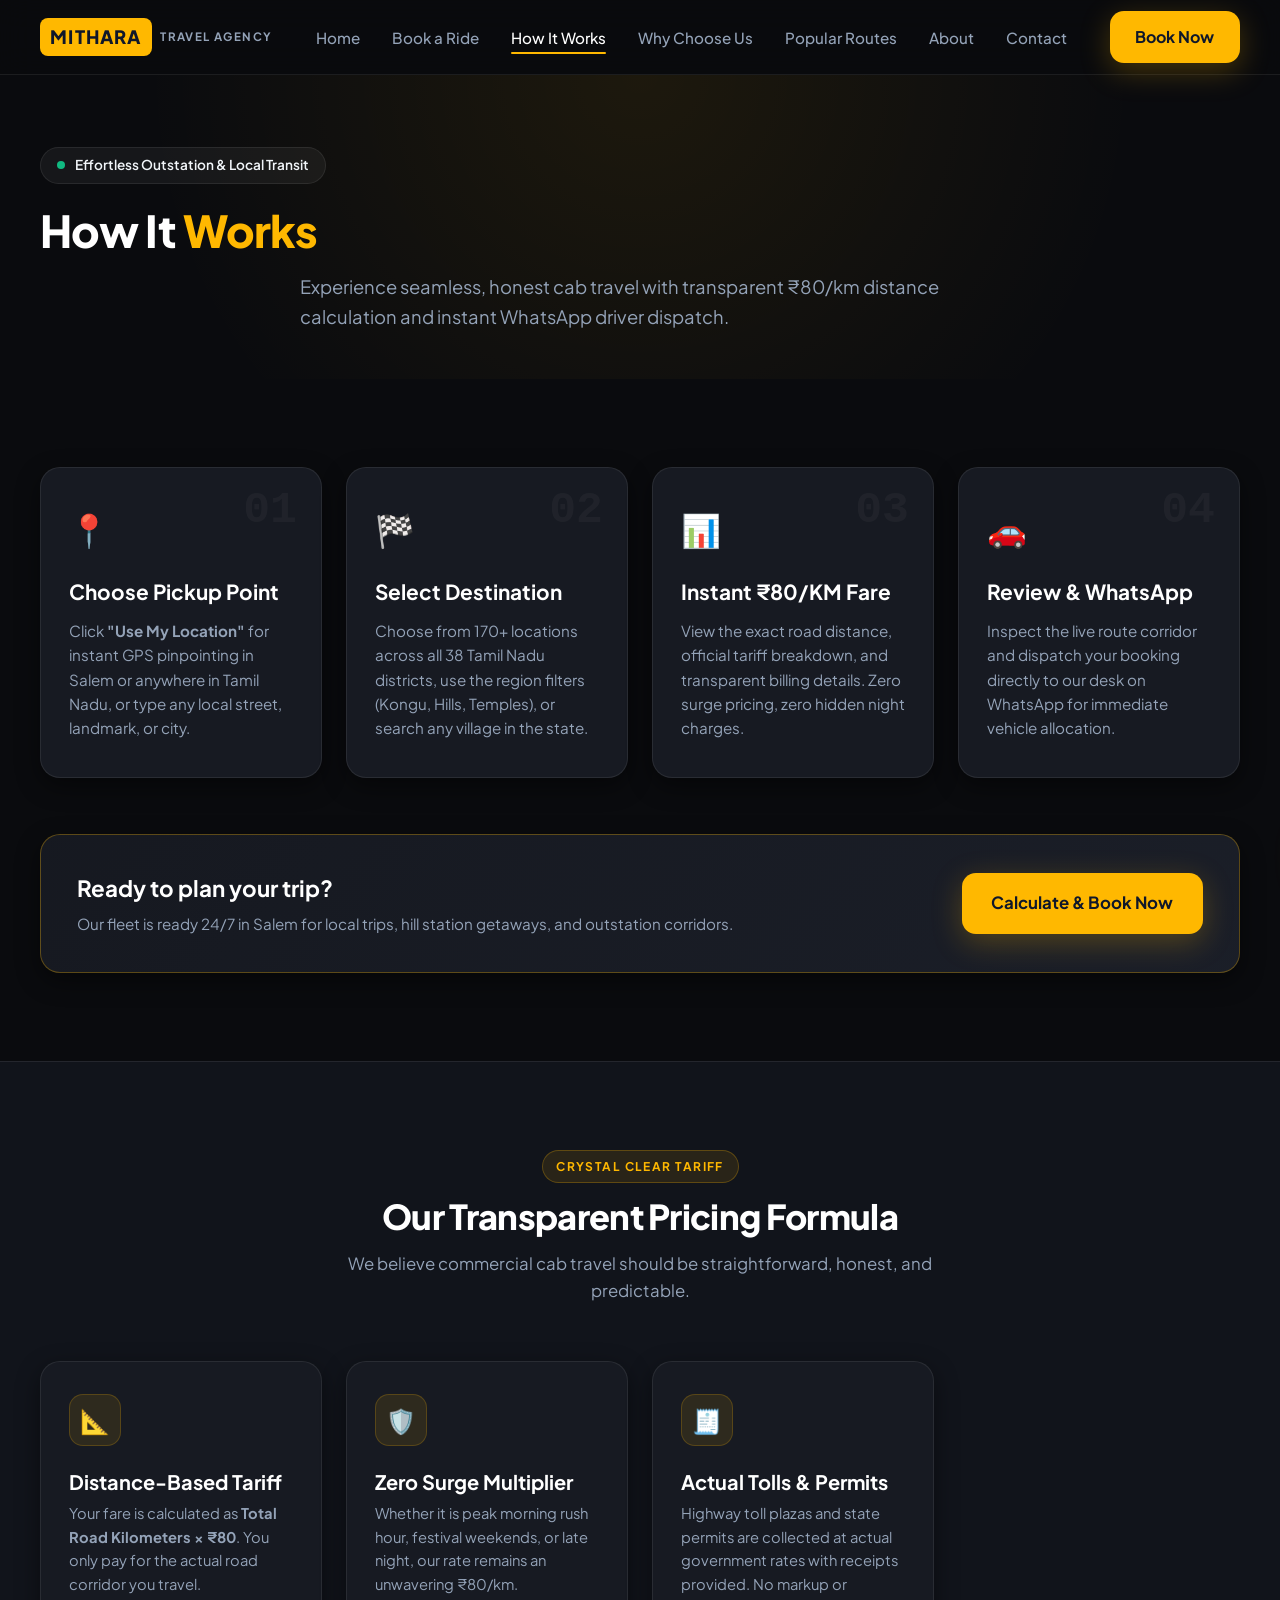
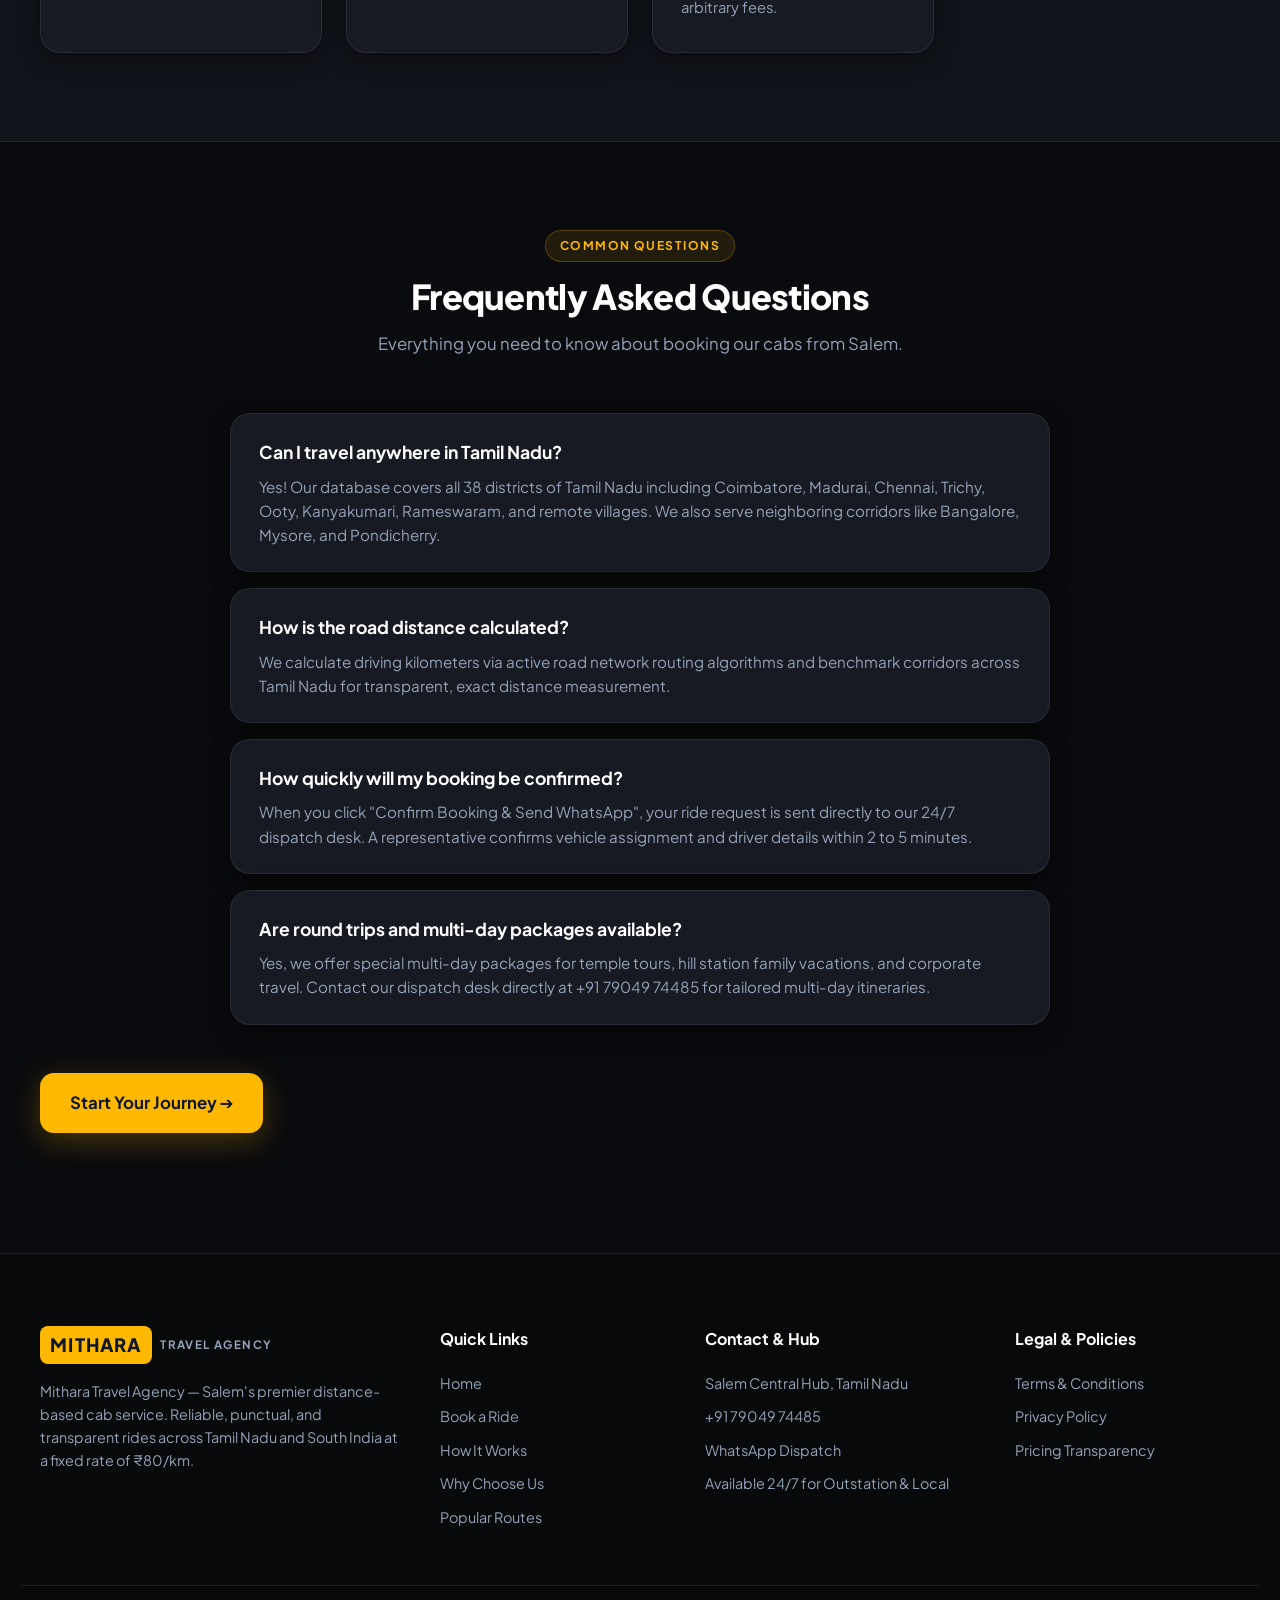
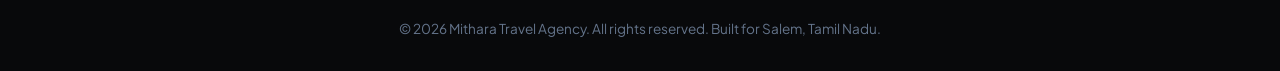
<file: prame uncle/how-it-works.html>
<!DOCTYPE html>
<html lang="en">
<head>
  <meta charset="UTF-8">
  <meta name="viewport" content="width=device-width, initial-scale=1.0">
  <meta name="description" content="Learn how Mithara Travel Agency cab service works. Transparent ₹80/km distance calculation, live road directions, and quick WhatsApp driver confirmation across Tamil Nadu.">
  <title>How It Works | Mithara Travel Agency - Transparent 4-Step Booking</title>
  
  <!-- Google Fonts: Plus Jakarta Sans -->
  <link rel="preconnect" href="https://fonts.googleapis.com">
  <link rel="preconnect" href="https://fonts.gstatic.com" crossorigin>
  <link href="https://fonts.googleapis.com/css2?family=Plus+Jakarta+Sans:wght@300;400;500;600;700;800&display=swap" rel="stylesheet">

  <!-- Main Stylesheet -->
  <link rel="stylesheet" href="style.css">
</head>
<body>

  <!-- ================================================================= -->
  <!-- HEADER & NAVIGATION -->
  <!-- ================================================================= -->
  <header class="site-header" id="siteHeader">
    <div class="container header-container">
      <a href="index.html" class="logo" aria-label="Mithara Travel Agency Home">
        <span class="logo-badge">MITHARA</span>
        <span class="logo-sub">TRAVEL AGENCY</span>
      </a>

      <nav class="desktop-nav" aria-label="Primary Navigation">
        <ul class="nav-list">
          <li><a href="index.html" class="nav-link">Home</a></li>
          <li><a href="book.html" class="nav-link">Book a Ride</a></li>
          <li><a href="how-it-works.html" class="nav-link active">How It Works</a></li>
          <li><a href="why-us.html" class="nav-link">Why Choose Us</a></li>
          <li><a href="routes.html" class="nav-link">Popular Routes</a></li>
          <li><a href="about.html" class="nav-link">About</a></li>
          <li><a href="contact.html" class="nav-link">Contact</a></li>
        </ul>
      </nav>

      <div class="header-actions">
        <a href="book.html" class="btn btn-primary header-cta">Book Now</a>
        <button class="hamburger-btn" id="hamburgerBtn" aria-label="Toggle Navigation Menu" aria-expanded="false" aria-controls="mobileDrawer">
          <span class="bar"></span>
          <span class="bar"></span>
          <span class="bar"></span>
        </button>
      </div>
    </div>
  </header>

  <!-- Mobile Drawer Overlay -->
  <div class="mobile-drawer-backdrop" id="drawerBackdrop"></div>
  <aside class="mobile-drawer" id="mobileDrawer" aria-label="Mobile Navigation Menu">
    <div class="drawer-header">
      <div class="logo">
        <span class="logo-badge">MITHARA</span>
        <span class="logo-sub">TRAVEL AGENCY</span>
      </div>
      <button class="drawer-close" id="drawerClose" aria-label="Close Navigation Menu">&times;</button>
    </div>
    <ul class="drawer-nav-list">
      <li><a href="index.html" class="drawer-link">Home</a></li>
      <li><a href="book.html" class="drawer-link">Book a Ride</a></li>
      <li><a href="how-it-works.html" class="drawer-link active">How It Works</a></li>
      <li><a href="why-us.html" class="drawer-link">Why Choose Us</a></li>
      <li><a href="routes.html" class="drawer-link">Popular Routes</a></li>
      <li><a href="about.html" class="drawer-link">About</a></li>
      <li><a href="contact.html" class="drawer-link">Contact</a></li>
    </ul>
    <div class="drawer-footer">
      <a href="book.html" class="btn btn-primary btn-block drawer-cta">Book a Ride Now</a>
    </div>
  </aside>

  <main>
    <!-- ================================================================= -->
    <!-- PAGE HERO HEADER -->
    <!-- ================================================================= -->
    <section class="page-hero">
      <div class="container text-center">
        <div class="pill-badge">
          <span class="pulse-dot"></span>
          <span>Effortless Outstation &amp; Local Transit</span>
        </div>
        <h1 class="page-title">How It <span class="highlight-gold">Works</span></h1>
        <p class="page-subtitle">
          Experience seamless, honest cab travel with transparent ₹80/km distance calculation and instant WhatsApp driver dispatch.
        </p>
      </div>
    </section>

    <!-- ================================================================= -->
    <!-- DETAILED 4-STEP PROCESS -->
    <!-- ================================================================= -->
    <section class="section">
      <div class="container">
        
        <div class="steps-grid steps-grid-4">
          <!-- Step 1 -->
          <div class="card step-card">
            <div class="step-number">01</div>
            <div class="step-icon">📍</div>
            <h3 class="step-title">Choose Pickup Point</h3>
            <p class="step-desc">
              Click <strong>"Use My Location"</strong> for instant GPS pinpointing in Salem or anywhere in Tamil Nadu, or type any local street, landmark, or city.
            </p>
          </div>

          <!-- Step 2 -->
          <div class="card step-card">
            <div class="step-number">02</div>
            <div class="step-icon">🏁</div>
            <h3 class="step-title">Select Destination</h3>
            <p class="step-desc">
              Choose from 170+ locations across all 38 Tamil Nadu districts, use the region filters (Kongu, Hills, Temples), or search any village in the state.
            </p>
          </div>

          <!-- Step 3 -->
          <div class="card step-card">
            <div class="step-number">03</div>
            <div class="step-icon">📊</div>
            <h3 class="step-title">Instant ₹80/KM Fare</h3>
            <p class="step-desc">
              View the exact road distance, official tariff breakdown, and transparent billing details. Zero surge pricing, zero hidden night charges.
            </p>
          </div>

          <!-- Step 4 -->
          <div class="card step-card">
            <div class="step-number">04</div>
            <div class="step-icon">🚗</div>
            <h3 class="step-title">Review &amp; WhatsApp</h3>
            <p class="step-desc">
              Inspect the live route corridor and dispatch your booking directly to our desk on WhatsApp for immediate vehicle allocation.
            </p>
          </div>
        </div>

        <!-- Callout Banner -->
        <div class="process-cta-box card">
          <div class="process-cta-text">
            <h3>Ready to plan your trip?</h3>
            <p>Our fleet is ready 24/7 in Salem for local trips, hill station getaways, and outstation corridors.</p>
          </div>
          <a href="book.html" class="btn btn-primary btn-lg">Calculate &amp; Book Now</a>
        </div>

      </div>
    </section>

    <!-- ================================================================= -->
    <!-- PRICING FORMULA TRANSPARENCY -->
    <!-- ================================================================= -->
    <section class="section bg-surface-alt">
      <div class="container">
        <div class="section-header">
          <span class="section-tag">CRYSTAL CLEAR TARIFF</span>
          <h2 class="section-title">Our Transparent Pricing Formula</h2>
          <p class="section-subtitle">We believe commercial cab travel should be straightforward, honest, and predictable.</p>
        </div>

        <div class="features-grid">
          <div class="card feature-card">
            <div class="feature-icon-wrap"><span class="feature-icon">📐</span></div>
            <h3 class="feature-title">Distance-Based Tariff</h3>
            <p class="feature-desc">
              Your fare is calculated as <strong>Total Road Kilometers × ₹80</strong>. You only pay for the actual road corridor you travel.
            </p>
          </div>

          <div class="card feature-card">
            <div class="feature-icon-wrap"><span class="feature-icon">🛡️</span></div>
            <h3 class="feature-title">Zero Surge Multiplier</h3>
            <p class="feature-desc">
              Whether it is peak morning rush hour, festival weekends, or late night, our rate remains an unwavering ₹80/km.
            </p>
          </div>

          <div class="card feature-card">
            <div class="feature-icon-wrap"><span class="feature-icon">🧾</span></div>
            <h3 class="feature-title">Actual Tolls &amp; Permits</h3>
            <p class="feature-desc">
              Highway toll plazas and state permits are collected at actual government rates with receipts provided. No markup or arbitrary fees.
            </p>
          </div>
        </div>
      </div>
    </section>

    <!-- ================================================================= -->
    <!-- FAQ SECTION -->
    <!-- ================================================================= -->
    <section class="section">
      <div class="container">
        <div class="section-header">
          <span class="section-tag">COMMON QUESTIONS</span>
          <h2 class="section-title">Frequently Asked Questions</h2>
          <p class="section-subtitle">Everything you need to know about booking our cabs from Salem.</p>
        </div>

        <div class="faq-list">
          <div class="card faq-item">
            <h4 class="faq-question">Can I travel anywhere in Tamil Nadu?</h4>
            <p class="faq-answer">
              Yes! Our database covers all 38 districts of Tamil Nadu including Coimbatore, Madurai, Chennai, Trichy, Ooty, Kanyakumari, Rameswaram, and remote villages. We also serve neighboring corridors like Bangalore, Mysore, and Pondicherry.
            </p>
          </div>

          <div class="card faq-item">
            <h4 class="faq-question">How is the road distance calculated?</h4>
            <p class="faq-answer">
              We calculate driving kilometers via active road network routing algorithms and benchmark corridors across Tamil Nadu for transparent, exact distance measurement.
            </p>
          </div>

          <div class="card faq-item">
            <h4 class="faq-question">How quickly will my booking be confirmed?</h4>
            <p class="faq-answer">
              When you click "Confirm Booking & Send WhatsApp", your ride request is sent directly to our 24/7 dispatch desk. A representative confirms vehicle assignment and driver details within 2 to 5 minutes.
            </p>
          </div>

          <div class="card faq-item">
            <h4 class="faq-question">Are round trips and multi-day packages available?</h4>
            <p class="faq-answer">
              Yes, we offer special multi-day packages for temple tours, hill station family vacations, and corporate travel. Contact our dispatch desk directly at +91 79049 74485 for tailored multi-day itineraries.
            </p>
          </div>
        </div>

        <div class="text-center" style="margin-top: 3rem;">
          <a href="book.html" class="btn btn-primary btn-lg">Start Your Journey ➔</a>
        </div>
      </div>
    </section>
  </main>

  <!-- ================================================================= -->
  <!-- FOOTER -->
  <!-- ================================================================= -->
  <footer class="site-footer">
    <div class="container footer-container">
      <div class="footer-col footer-brand">
        <div class="logo">
          <span class="logo-badge">MITHARA</span>
          <span class="logo-sub">TRAVEL AGENCY</span>
        </div>
        <p class="footer-desc">
          Mithara Travel Agency — Salem's premier distance-based cab service. Reliable, punctual, and transparent rides across Tamil Nadu and South India at a fixed rate of ₹80/km.
        </p>
      </div>

      <div class="footer-col">
        <h4 class="footer-heading">Quick Links</h4>
        <ul class="footer-links">
          <li><a href="index.html">Home</a></li>
          <li><a href="book.html">Book a Ride</a></li>
          <li><a href="how-it-works.html">How It Works</a></li>
          <li><a href="why-us.html">Why Choose Us</a></li>
          <li><a href="routes.html">Popular Routes</a></li>
        </ul>
      </div>

      <div class="footer-col">
        <h4 class="footer-heading">Contact &amp; Hub</h4>
        <ul class="footer-links">
          <li>Salem Central Hub, Tamil Nadu</li>
          <li><a href="tel:+917904974485">+91 79049 74485</a></li>
          <li><a href="https://wa.me/917904974485" target="_blank" rel="noopener">WhatsApp Dispatch</a></li>
          <li>Available 24/7 for Outstation &amp; Local</li>
        </ul>
      </div>

      <div class="footer-col">
        <h4 class="footer-heading">Legal &amp; Policies</h4>
        <ul class="footer-links">
          <li><a href="about.html">Terms &amp; Conditions</a></li>
          <li><a href="about.html">Privacy Policy</a></li>
          <li><a href="about.html">Pricing Transparency</a></li>
        </ul>
      </div>
    </div>

    <div class="container footer-bottom">
      <p>&copy; 2026 Mithara Travel Agency. All rights reserved. Built for Salem, Tamil Nadu.</p>
    </div>
  </footer>

  <!-- Main JavaScript File -->
  <script src="script.js"></script>
</body>
</html>
</file>
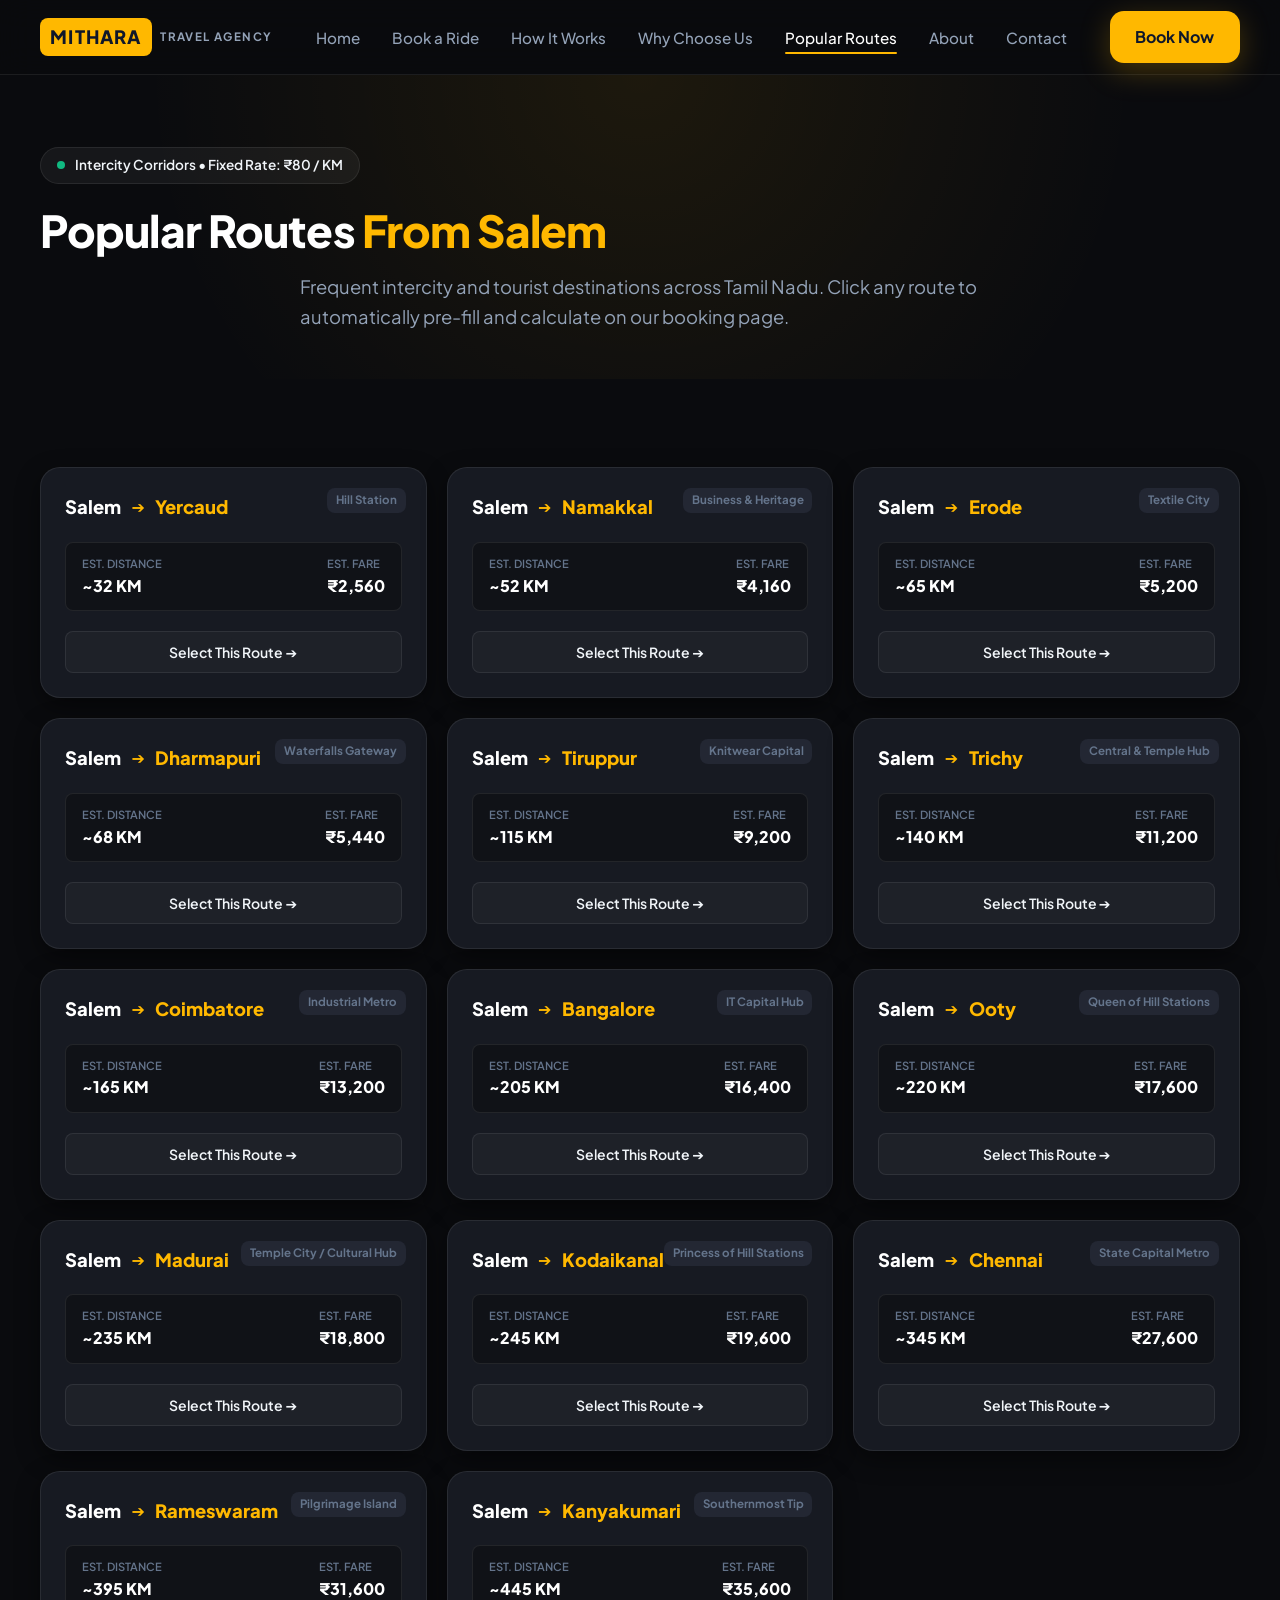
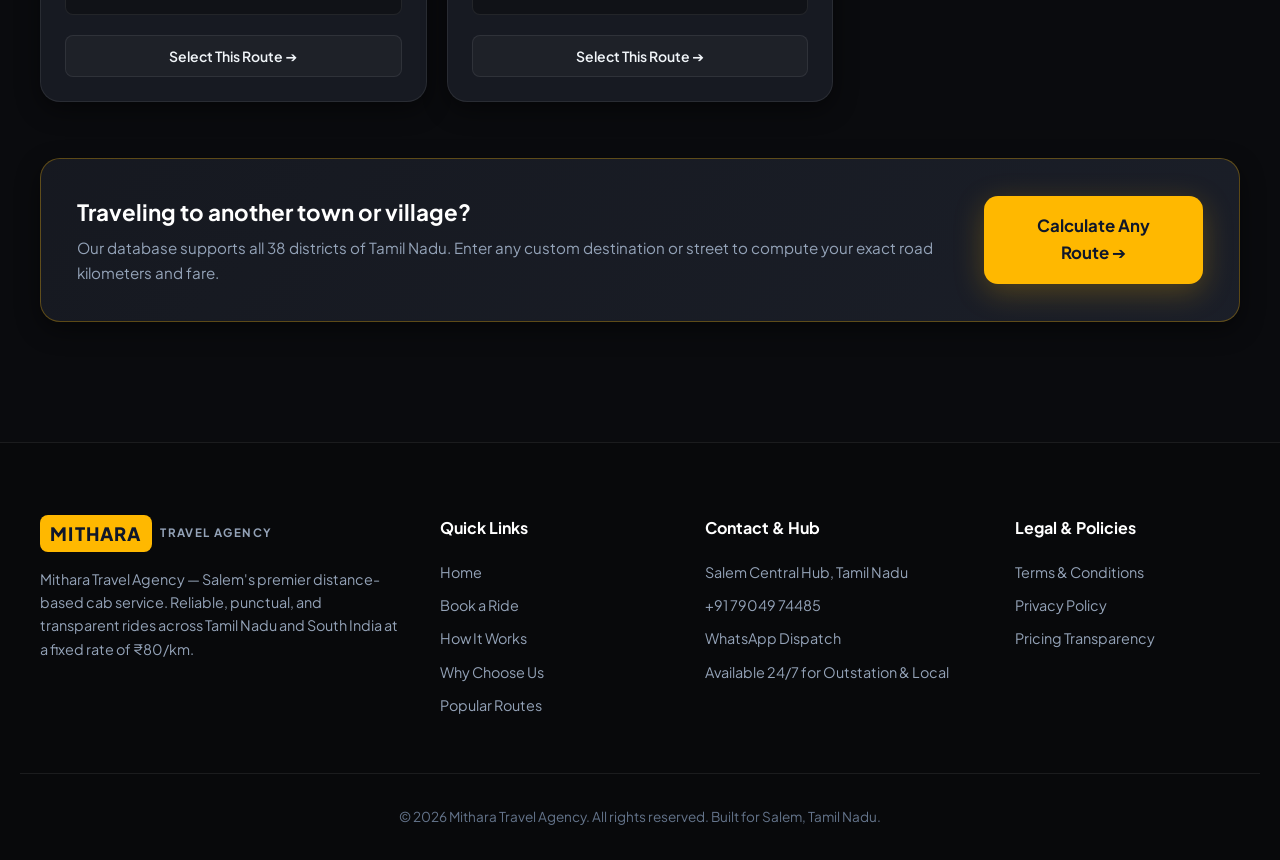
<file: prame uncle/routes.html>
<!DOCTYPE html>
<html lang="en">
<head>
  <meta charset="UTF-8">
  <meta name="viewport" content="width=device-width, initial-scale=1.0">
  <meta name="description" content="Explore popular cab routes from Mithara Travel Agency Salem across Tamil Nadu. Fixed ₹80/km transparent pricing to Yercaud, Coimbatore, Chennai, Madurai, Ooty, and Kanyakumari.">
  <title>Popular Routes | Mithara Travel Agency - Fixed ₹80/km Across Tamil Nadu</title>
  
  <!-- Google Fonts: Plus Jakarta Sans -->
  <link rel="preconnect" href="https://fonts.googleapis.com">
  <link rel="preconnect" href="https://fonts.gstatic.com" crossorigin>
  <link href="https://fonts.googleapis.com/css2?family=Plus+Jakarta+Sans:wght@300;400;500;600;700;800&display=swap" rel="stylesheet">

  <!-- Main Stylesheet -->
  <link rel="stylesheet" href="style.css">
</head>
<body>

  <!-- ================================================================= -->
  <!-- HEADER & NAVIGATION -->
  <!-- ================================================================= -->
  <header class="site-header" id="siteHeader">
    <div class="container header-container">
      <a href="index.html" class="logo" aria-label="Mithara Travel Agency Home">
        <span class="logo-badge">MITHARA</span>
        <span class="logo-sub">TRAVEL AGENCY</span>
      </a>

      <nav class="desktop-nav" aria-label="Primary Navigation">
        <ul class="nav-list">
          <li><a href="index.html" class="nav-link">Home</a></li>
          <li><a href="book.html" class="nav-link">Book a Ride</a></li>
          <li><a href="how-it-works.html" class="nav-link">How It Works</a></li>
          <li><a href="why-us.html" class="nav-link">Why Choose Us</a></li>
          <li><a href="routes.html" class="nav-link active">Popular Routes</a></li>
          <li><a href="about.html" class="nav-link">About</a></li>
          <li><a href="contact.html" class="nav-link">Contact</a></li>
        </ul>
      </nav>

      <div class="header-actions">
        <a href="book.html" class="btn btn-primary header-cta">Book Now</a>
        <button class="hamburger-btn" id="hamburgerBtn" aria-label="Toggle Navigation Menu" aria-expanded="false" aria-controls="mobileDrawer">
          <span class="bar"></span>
          <span class="bar"></span>
          <span class="bar"></span>
        </button>
      </div>
    </div>
  </header>

  <!-- Mobile Drawer Overlay -->
  <div class="mobile-drawer-backdrop" id="drawerBackdrop"></div>
  <aside class="mobile-drawer" id="mobileDrawer" aria-label="Mobile Navigation Menu">
    <div class="drawer-header">
      <div class="logo">
        <span class="logo-badge">MITHARA</span>
        <span class="logo-sub">TRAVEL AGENCY</span>
      </div>
      <button class="drawer-close" id="drawerClose" aria-label="Close Navigation Menu">&times;</button>
    </div>
    <ul class="drawer-nav-list">
      <li><a href="index.html" class="drawer-link">Home</a></li>
      <li><a href="book.html" class="drawer-link">Book a Ride</a></li>
      <li><a href="how-it-works.html" class="drawer-link">How It Works</a></li>
      <li><a href="why-us.html" class="drawer-link">Why Choose Us</a></li>
      <li><a href="routes.html" class="drawer-link active">Popular Routes</a></li>
      <li><a href="about.html" class="drawer-link">About</a></li>
      <li><a href="contact.html" class="drawer-link">Contact</a></li>
    </ul>
    <div class="drawer-footer">
      <a href="book.html" class="btn btn-primary btn-block drawer-cta">Book a Ride Now</a>
    </div>
  </aside>

  <main>
    <!-- ================================================================= -->
    <!-- PAGE HERO HEADER -->
    <!-- ================================================================= -->
    <section class="page-hero">
      <div class="container text-center">
        <div class="pill-badge">
          <span class="pulse-dot"></span>
          <span>Intercity Corridors • Fixed Rate: ₹80 / KM</span>
        </div>
        <h1 class="page-title">Popular Routes <span class="highlight-gold">From Salem</span></h1>
        <p class="page-subtitle">
          Frequent intercity and tourist destinations across Tamil Nadu. Click any route to automatically pre-fill and calculate on our booking page.
        </p>
      </div>
    </section>

    <!-- ================================================================= -->
    <!-- ROUTE CATALOG GRID -->
    <!-- ================================================================= -->
    <section class="section">
      <div class="container">
        
        <div class="routes-grid">
          
          <!-- Route 1: Yercaud -->
          <div class="card route-card" data-category="hills">
            <div class="route-badge">Hill Station</div>
            <div class="route-cities">
              <span class="route-origin">Salem</span>
              <span class="route-arrow">➔</span>
              <span class="route-target">Yercaud</span>
            </div>
            <div class="route-metrics">
              <div class="route-metric">
                <span class="metric-lbl">Est. Distance</span>
                <span class="metric-val">~32 KM</span>
              </div>
              <div class="route-metric">
                <span class="metric-lbl">Est. Fare</span>
                <span class="metric-val highlight-gold">₹2,560</span>
              </div>
            </div>
            <a href="book.html?dest=Yercaud" class="btn btn-outline btn-sm btn-block select-route-btn" data-destination="Yercaud">
              Select This Route ➔
            </a>
          </div>

          <!-- Route 2: Namakkal -->
          <div class="card route-card" data-category="industrial">
            <div class="route-badge">Business &amp; Heritage</div>
            <div class="route-cities">
              <span class="route-origin">Salem</span>
              <span class="route-arrow">➔</span>
              <span class="route-target">Namakkal</span>
            </div>
            <div class="route-metrics">
              <div class="route-metric">
                <span class="metric-lbl">Est. Distance</span>
                <span class="metric-val">~52 KM</span>
              </div>
              <div class="route-metric">
                <span class="metric-lbl">Est. Fare</span>
                <span class="metric-val highlight-gold">₹4,160</span>
              </div>
            </div>
            <a href="book.html?dest=Namakkal" class="btn btn-outline btn-sm btn-block select-route-btn" data-destination="Namakkal">
              Select This Route ➔
            </a>
          </div>

          <!-- Route 3: Erode -->
          <div class="card route-card" data-category="industrial">
            <div class="route-badge">Textile City</div>
            <div class="route-cities">
              <span class="route-origin">Salem</span>
              <span class="route-arrow">➔</span>
              <span class="route-target">Erode</span>
            </div>
            <div class="route-metrics">
              <div class="route-metric">
                <span class="metric-lbl">Est. Distance</span>
                <span class="metric-val">~65 KM</span>
              </div>
              <div class="route-metric">
                <span class="metric-lbl">Est. Fare</span>
                <span class="metric-val highlight-gold">₹5,200</span>
              </div>
            </div>
            <a href="book.html?dest=Erode" class="btn btn-outline btn-sm btn-block select-route-btn" data-destination="Erode">
              Select This Route ➔
            </a>
          </div>

          <!-- Route 4: Dharmapuri / Hogenakkal -->
          <div class="card route-card" data-category="hills">
            <div class="route-badge">Waterfalls Gateway</div>
            <div class="route-cities">
              <span class="route-origin">Salem</span>
              <span class="route-arrow">➔</span>
              <span class="route-target">Dharmapuri</span>
            </div>
            <div class="route-metrics">
              <div class="route-metric">
                <span class="metric-lbl">Est. Distance</span>
                <span class="metric-val">~68 KM</span>
              </div>
              <div class="route-metric">
                <span class="metric-lbl">Est. Fare</span>
                <span class="metric-val highlight-gold">₹5,440</span>
              </div>
            </div>
            <a href="book.html?dest=Dharmapuri" class="btn btn-outline btn-sm btn-block select-route-btn" data-destination="Dharmapuri">
              Select This Route ➔
            </a>
          </div>

          <!-- Route 5: Tiruppur -->
          <div class="card route-card" data-category="industrial">
            <div class="route-badge">Knitwear Capital</div>
            <div class="route-cities">
              <span class="route-origin">Salem</span>
              <span class="route-arrow">➔</span>
              <span class="route-target">Tiruppur</span>
            </div>
            <div class="route-metrics">
              <div class="route-metric">
                <span class="metric-lbl">Est. Distance</span>
                <span class="metric-val">~115 KM</span>
              </div>
              <div class="route-metric">
                <span class="metric-lbl">Est. Fare</span>
                <span class="metric-val highlight-gold">₹9,200</span>
              </div>
            </div>
            <a href="book.html?dest=Tiruppur" class="btn btn-outline btn-sm btn-block select-route-btn" data-destination="Tiruppur">
              Select This Route ➔
            </a>
          </div>

          <!-- Route 6: Trichy / Srirangam -->
          <div class="card route-card" data-category="temple">
            <div class="route-badge">Central &amp; Temple Hub</div>
            <div class="route-cities">
              <span class="route-origin">Salem</span>
              <span class="route-arrow">➔</span>
              <span class="route-target">Trichy</span>
            </div>
            <div class="route-metrics">
              <div class="route-metric">
                <span class="metric-lbl">Est. Distance</span>
                <span class="metric-val">~140 KM</span>
              </div>
              <div class="route-metric">
                <span class="metric-lbl">Est. Fare</span>
                <span class="metric-val highlight-gold">₹11,200</span>
              </div>
            </div>
            <a href="book.html?dest=Tiruchirappalli" class="btn btn-outline btn-sm btn-block select-route-btn" data-destination="Tiruchirappalli">
              Select This Route ➔
            </a>
          </div>

          <!-- Route 7: Coimbatore -->
          <div class="card route-card" data-category="metro">
            <div class="route-badge">Industrial Metro</div>
            <div class="route-cities">
              <span class="route-origin">Salem</span>
              <span class="route-arrow">➔</span>
              <span class="route-target">Coimbatore</span>
            </div>
            <div class="route-metrics">
              <div class="route-metric">
                <span class="metric-lbl">Est. Distance</span>
                <span class="metric-val">~165 KM</span>
              </div>
              <div class="route-metric">
                <span class="metric-lbl">Est. Fare</span>
                <span class="metric-val highlight-gold">₹13,200</span>
              </div>
            </div>
            <a href="book.html?dest=Coimbatore" class="btn btn-outline btn-sm btn-block select-route-btn" data-destination="Coimbatore">
              Select This Route ➔
            </a>
          </div>

          <!-- Route 8: Bangalore -->
          <div class="card route-card" data-category="metro">
            <div class="route-badge">IT Capital Hub</div>
            <div class="route-cities">
              <span class="route-origin">Salem</span>
              <span class="route-arrow">➔</span>
              <span class="route-target">Bangalore</span>
            </div>
            <div class="route-metrics">
              <div class="route-metric">
                <span class="metric-lbl">Est. Distance</span>
                <span class="metric-val">~205 KM</span>
              </div>
              <div class="route-metric">
                <span class="metric-lbl">Est. Fare</span>
                <span class="metric-val highlight-gold">₹16,400</span>
              </div>
            </div>
            <a href="book.html?dest=Bangalore" class="btn btn-outline btn-sm btn-block select-route-btn" data-destination="Bangalore">
              Select This Route ➔
            </a>
          </div>

          <!-- Route 9: Ooty -->
          <div class="card route-card" data-category="hills">
            <div class="route-badge">Queen of Hill Stations</div>
            <div class="route-cities">
              <span class="route-origin">Salem</span>
              <span class="route-arrow">➔</span>
              <span class="route-target">Ooty</span>
            </div>
            <div class="route-metrics">
              <div class="route-metric">
                <span class="metric-lbl">Est. Distance</span>
                <span class="metric-val">~220 KM</span>
              </div>
              <div class="route-metric">
                <span class="metric-lbl">Est. Fare</span>
                <span class="metric-val highlight-gold">₹17,600</span>
              </div>
            </div>
            <a href="book.html?dest=Ooty" class="btn btn-outline btn-sm btn-block select-route-btn" data-destination="Ooty">
              Select This Route ➔
            </a>
          </div>

          <!-- Route 10: Madurai -->
          <div class="card route-card" data-category="temple">
            <div class="route-badge">Temple City / Cultural Hub</div>
            <div class="route-cities">
              <span class="route-origin">Salem</span>
              <span class="route-arrow">➔</span>
              <span class="route-target">Madurai</span>
            </div>
            <div class="route-metrics">
              <div class="route-metric">
                <span class="metric-lbl">Est. Distance</span>
                <span class="metric-val">~235 KM</span>
              </div>
              <div class="route-metric">
                <span class="metric-lbl">Est. Fare</span>
                <span class="metric-val highlight-gold">₹18,800</span>
              </div>
            </div>
            <a href="book.html?dest=Madurai" class="btn btn-outline btn-sm btn-block select-route-btn" data-destination="Madurai">
              Select This Route ➔
            </a>
          </div>

          <!-- Route 11: Kodaikanal -->
          <div class="card route-card" data-category="hills">
            <div class="route-badge">Princess of Hill Stations</div>
            <div class="route-cities">
              <span class="route-origin">Salem</span>
              <span class="route-arrow">➔</span>
              <span class="route-target">Kodaikanal</span>
            </div>
            <div class="route-metrics">
              <div class="route-metric">
                <span class="metric-lbl">Est. Distance</span>
                <span class="metric-val">~245 KM</span>
              </div>
              <div class="route-metric">
                <span class="metric-lbl">Est. Fare</span>
                <span class="metric-val highlight-gold">₹19,600</span>
              </div>
            </div>
            <a href="book.html?dest=Kodaikanal" class="btn btn-outline btn-sm btn-block select-route-btn" data-destination="Kodaikanal">
              Select This Route ➔
            </a>
          </div>

          <!-- Route 12: Chennai -->
          <div class="card route-card" data-category="metro">
            <div class="route-badge">State Capital Metro</div>
            <div class="route-cities">
              <span class="route-origin">Salem</span>
              <span class="route-arrow">➔</span>
              <span class="route-target">Chennai</span>
            </div>
            <div class="route-metrics">
              <div class="route-metric">
                <span class="metric-lbl">Est. Distance</span>
                <span class="metric-val">~345 KM</span>
              </div>
              <div class="route-metric">
                <span class="metric-lbl">Est. Fare</span>
                <span class="metric-val highlight-gold">₹27,600</span>
              </div>
            </div>
            <a href="book.html?dest=Chennai" class="btn btn-outline btn-sm btn-block select-route-btn" data-destination="Chennai">
              Select This Route ➔
            </a>
          </div>

          <!-- Route 13: Rameswaram -->
          <div class="card route-card" data-category="temple">
            <div class="route-badge">Pilgrimage Island</div>
            <div class="route-cities">
              <span class="route-origin">Salem</span>
              <span class="route-arrow">➔</span>
              <span class="route-target">Rameswaram</span>
            </div>
            <div class="route-metrics">
              <div class="route-metric">
                <span class="metric-lbl">Est. Distance</span>
                <span class="metric-val">~395 KM</span>
              </div>
              <div class="route-metric">
                <span class="metric-lbl">Est. Fare</span>
                <span class="metric-val highlight-gold">₹31,600</span>
              </div>
            </div>
            <a href="book.html?dest=Rameswaram" class="btn btn-outline btn-sm btn-block select-route-btn" data-destination="Rameswaram">
              Select This Route ➔
            </a>
          </div>

          <!-- Route 14: Kanyakumari -->
          <div class="card route-card" data-category="temple">
            <div class="route-badge">Southernmost Tip</div>
            <div class="route-cities">
              <span class="route-origin">Salem</span>
              <span class="route-arrow">➔</span>
              <span class="route-target">Kanyakumari</span>
            </div>
            <div class="route-metrics">
              <div class="route-metric">
                <span class="metric-lbl">Est. Distance</span>
                <span class="metric-val">~445 KM</span>
              </div>
              <div class="route-metric">
                <span class="metric-lbl">Est. Fare</span>
                <span class="metric-val highlight-gold">₹35,600</span>
              </div>
            </div>
            <a href="book.html?dest=Kanyakumari" class="btn btn-outline btn-sm btn-block select-route-btn" data-destination="Kanyakumari">
              Select This Route ➔
            </a>
          </div>

        </div>

        <!-- Custom Destination Box -->
        <div class="process-cta-box card" style="margin-top: 3.5rem;">
          <div class="process-cta-text">
            <h3>Traveling to another town or village?</h3>
            <p>Our database supports all 38 districts of Tamil Nadu. Enter any custom destination or street to compute your exact road kilometers and fare.</p>
          </div>
          <a href="book.html" class="btn btn-primary btn-lg">Calculate Any Route ➔</a>
        </div>

      </div>
    </section>
  </main>

  <!-- ================================================================= -->
  <!-- FOOTER -->
  <!-- ================================================================= -->
  <footer class="site-footer">
    <div class="container footer-container">
      <div class="footer-col footer-brand">
        <div class="logo">
          <span class="logo-badge">MITHARA</span>
          <span class="logo-sub">TRAVEL AGENCY</span>
        </div>
        <p class="footer-desc">
          Mithara Travel Agency — Salem's premier distance-based cab service. Reliable, punctual, and transparent rides across Tamil Nadu and South India at a fixed rate of ₹80/km.
        </p>
      </div>

      <div class="footer-col">
        <h4 class="footer-heading">Quick Links</h4>
        <ul class="footer-links">
          <li><a href="index.html">Home</a></li>
          <li><a href="book.html">Book a Ride</a></li>
          <li><a href="how-it-works.html">How It Works</a></li>
          <li><a href="why-us.html">Why Choose Us</a></li>
          <li><a href="routes.html">Popular Routes</a></li>
        </ul>
      </div>

      <div class="footer-col">
        <h4 class="footer-heading">Contact &amp; Hub</h4>
        <ul class="footer-links">
          <li>Salem Central Hub, Tamil Nadu</li>
          <li><a href="tel:+917904974485">+91 79049 74485</a></li>
          <li><a href="https://wa.me/917904974485" target="_blank" rel="noopener">WhatsApp Dispatch</a></li>
          <li>Available 24/7 for Outstation &amp; Local</li>
        </ul>
      </div>

      <div class="footer-col">
        <h4 class="footer-heading">Legal &amp; Policies</h4>
        <ul class="footer-links">
          <li><a href="about.html">Terms &amp; Conditions</a></li>
          <li><a href="about.html">Privacy Policy</a></li>
          <li><a href="about.html">Pricing Transparency</a></li>
        </ul>
      </div>
    </div>

    <div class="container footer-bottom">
      <p>&copy; 2026 Mithara Travel Agency. All rights reserved. Built for Salem, Tamil Nadu.</p>
    </div>
  </footer>

  <!-- Main JavaScript File -->
  <script src="script.js"></script>
</body>
</html>
</file>
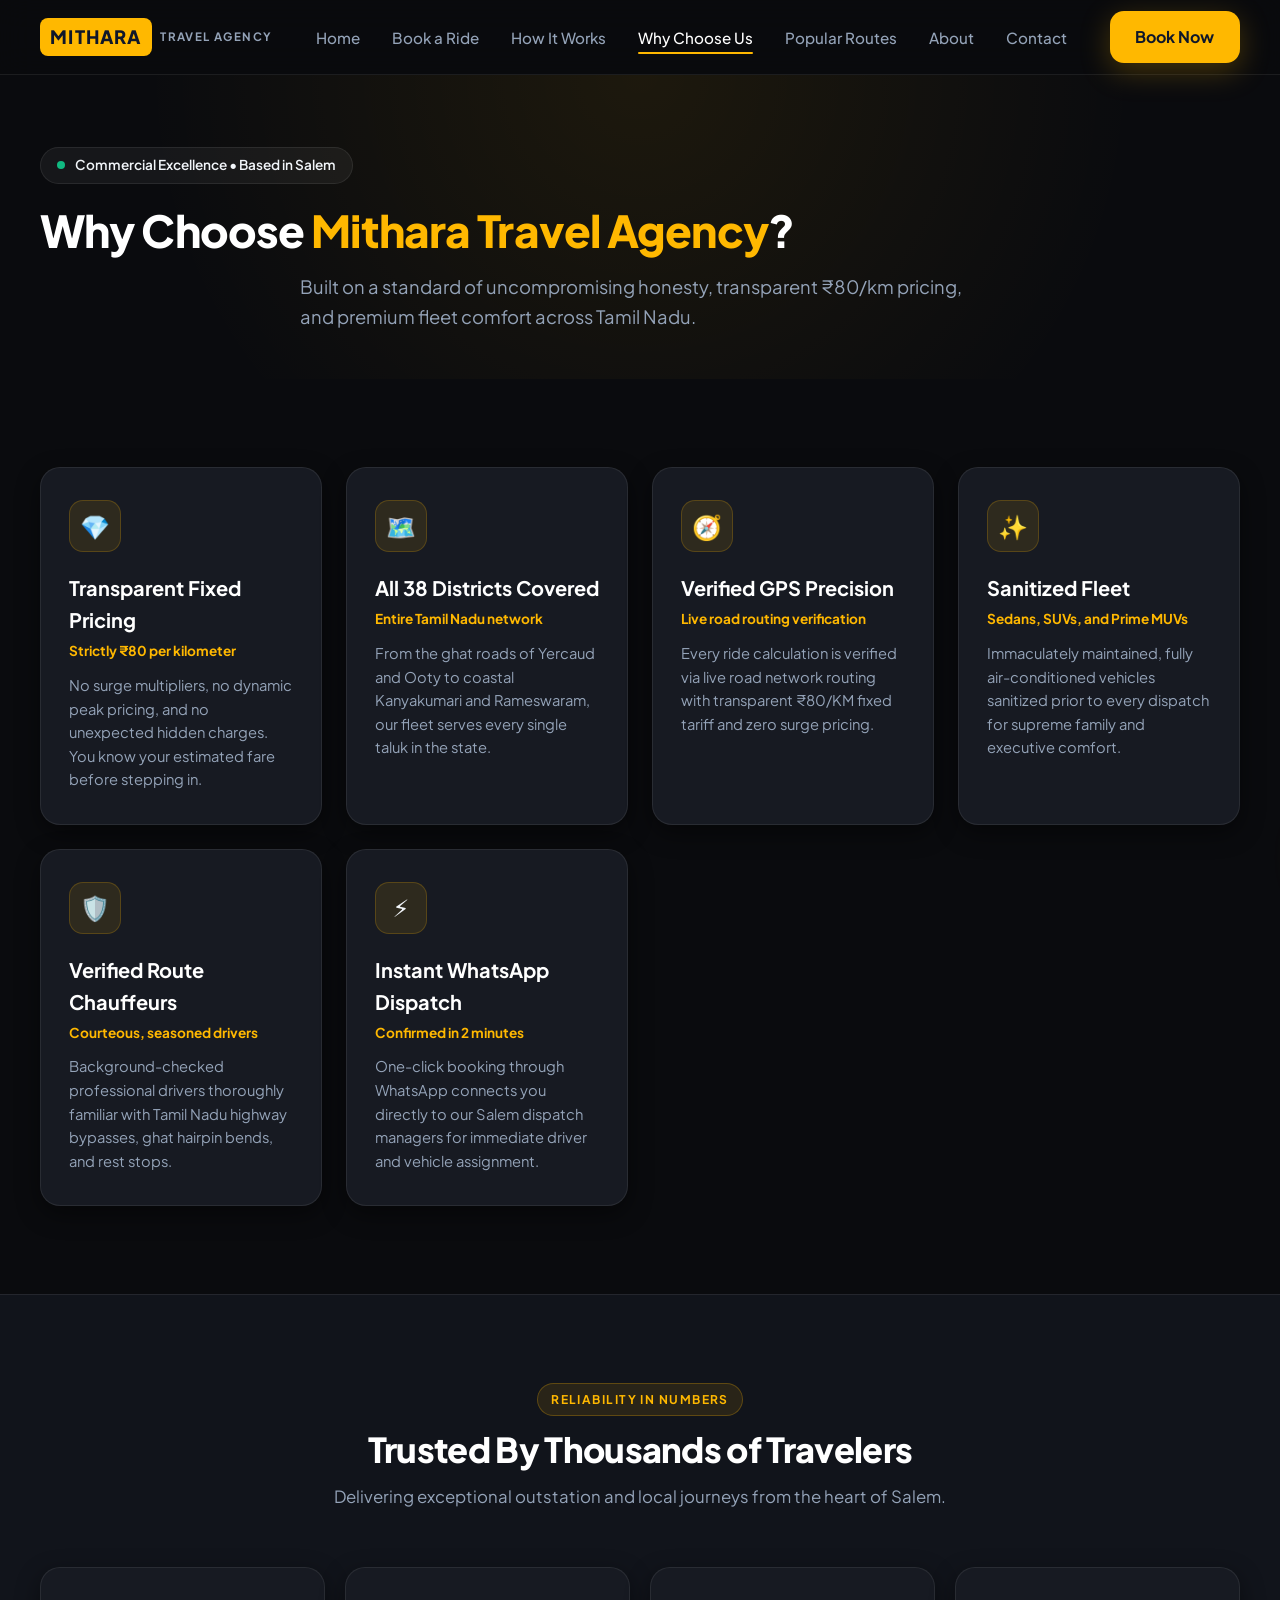
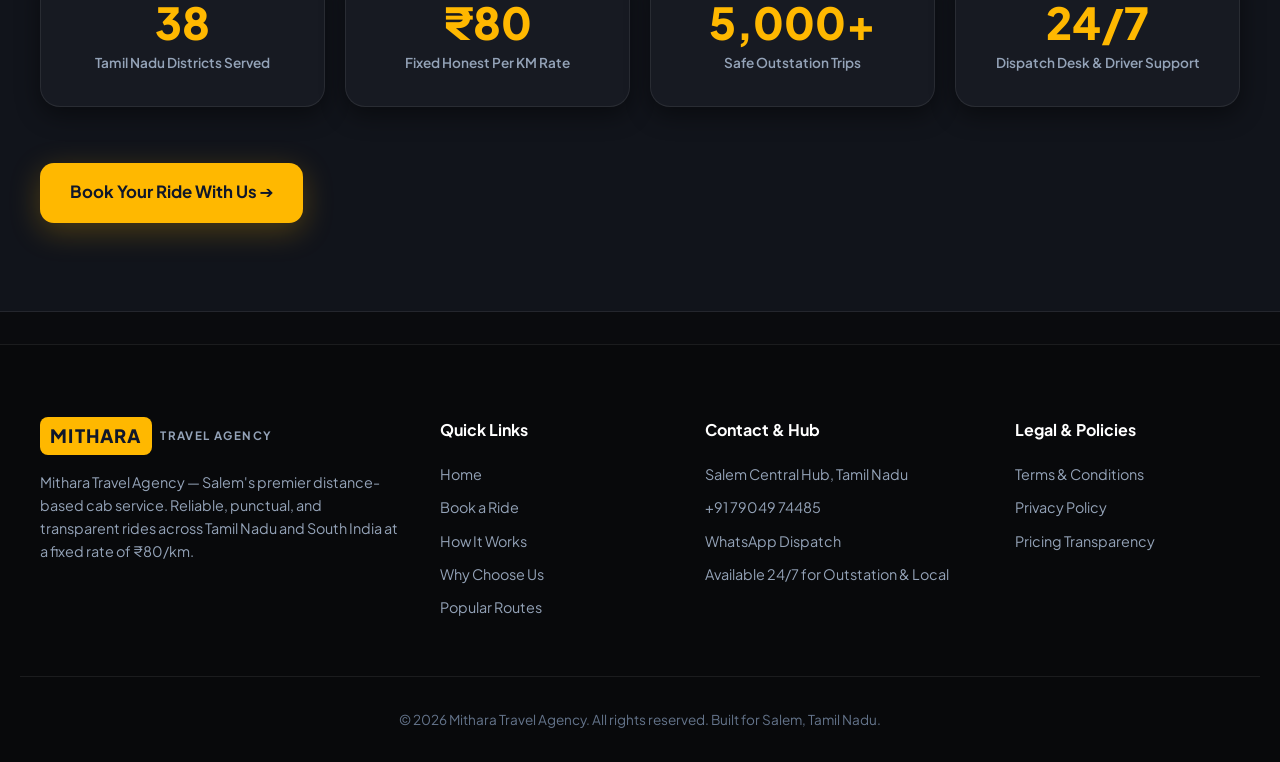
<file: prame uncle/why-us.html>
<!DOCTYPE html>
<html lang="en">
<head>
  <meta charset="UTF-8">
  <meta name="viewport" content="width=device-width, initial-scale=1.0">
  <meta name="description" content="Discover why Salem travelers choose Mithara Travel Agency. Honest ₹80/km tariff, verified drivers, 100% Tamil Nadu coverage, and premium sanitized vehicles.">
  <title>Why Choose Us | Mithara Travel Agency - Premium &amp; Honest Outstation Travel</title>
  
  <!-- Google Fonts: Plus Jakarta Sans -->
  <link rel="preconnect" href="https://fonts.googleapis.com">
  <link rel="preconnect" href="https://fonts.gstatic.com" crossorigin>
  <link href="https://fonts.googleapis.com/css2?family=Plus+Jakarta+Sans:wght@300;400;500;600;700;800&display=swap" rel="stylesheet">

  <!-- Main Stylesheet -->
  <link rel="stylesheet" href="style.css">
</head>
<body>

  <!-- ================================================================= -->
  <!-- HEADER & NAVIGATION -->
  <!-- ================================================================= -->
  <header class="site-header" id="siteHeader">
    <div class="container header-container">
      <a href="index.html" class="logo" aria-label="Mithara Travel Agency Home">
        <span class="logo-badge">MITHARA</span>
        <span class="logo-sub">TRAVEL AGENCY</span>
      </a>

      <nav class="desktop-nav" aria-label="Primary Navigation">
        <ul class="nav-list">
          <li><a href="index.html" class="nav-link">Home</a></li>
          <li><a href="book.html" class="nav-link">Book a Ride</a></li>
          <li><a href="how-it-works.html" class="nav-link">How It Works</a></li>
          <li><a href="why-us.html" class="nav-link active">Why Choose Us</a></li>
          <li><a href="routes.html" class="nav-link">Popular Routes</a></li>
          <li><a href="about.html" class="nav-link">About</a></li>
          <li><a href="contact.html" class="nav-link">Contact</a></li>
        </ul>
      </nav>

      <div class="header-actions">
        <a href="book.html" class="btn btn-primary header-cta">Book Now</a>
        <button class="hamburger-btn" id="hamburgerBtn" aria-label="Toggle Navigation Menu" aria-expanded="false" aria-controls="mobileDrawer">
          <span class="bar"></span>
          <span class="bar"></span>
          <span class="bar"></span>
        </button>
      </div>
    </div>
  </header>

  <!-- Mobile Drawer Overlay -->
  <div class="mobile-drawer-backdrop" id="drawerBackdrop"></div>
  <aside class="mobile-drawer" id="mobileDrawer" aria-label="Mobile Navigation Menu">
    <div class="drawer-header">
      <div class="logo">
        <span class="logo-badge">MITHARA</span>
        <span class="logo-sub">TRAVEL AGENCY</span>
      </div>
      <button class="drawer-close" id="drawerClose" aria-label="Close Navigation Menu">&times;</button>
    </div>
    <ul class="drawer-nav-list">
      <li><a href="index.html" class="drawer-link">Home</a></li>
      <li><a href="book.html" class="drawer-link">Book a Ride</a></li>
      <li><a href="how-it-works.html" class="drawer-link">How It Works</a></li>
      <li><a href="why-us.html" class="drawer-link active">Why Choose Us</a></li>
      <li><a href="routes.html" class="drawer-link">Popular Routes</a></li>
      <li><a href="about.html" class="drawer-link">About</a></li>
      <li><a href="contact.html" class="drawer-link">Contact</a></li>
    </ul>
    <div class="drawer-footer">
      <a href="book.html" class="btn btn-primary btn-block drawer-cta">Book a Ride Now</a>
    </div>
  </aside>

  <main>
    <!-- ================================================================= -->
    <!-- PAGE HERO HEADER -->
    <!-- ================================================================= -->
    <section class="page-hero">
      <div class="container text-center">
        <div class="pill-badge">
          <span class="pulse-dot"></span>
          <span>Commercial Excellence • Based in Salem</span>
        </div>
        <h1 class="page-title">Why Choose <span class="highlight-gold">Mithara Travel Agency</span>?</h1>
        <p class="page-subtitle">
          Built on a standard of uncompromising honesty, transparent ₹80/km pricing, and premium fleet comfort across Tamil Nadu.
        </p>
      </div>
    </section>

    <!-- ================================================================= -->
    <!-- CORE ADVANTAGES GRID -->
    <!-- ================================================================= -->
    <section class="section">
      <div class="container">
        
        <div class="features-grid">
          <!-- Feature 1 -->
          <div class="card feature-card">
            <div class="feature-icon-wrap">
              <span class="feature-icon">💎</span>
            </div>
            <h3 class="feature-title">Transparent Fixed Pricing</h3>
            <p class="feature-tagline">Strictly ₹80 per kilometer</p>
            <p class="feature-desc">
              No surge multipliers, no dynamic peak pricing, and no unexpected hidden charges. You know your estimated fare before stepping in.
            </p>
          </div>

          <!-- Feature 2 -->
          <div class="card feature-card">
            <div class="feature-icon-wrap">
              <span class="feature-icon">🗺️</span>
            </div>
            <h3 class="feature-title">All 38 Districts Covered</h3>
            <p class="feature-tagline">Entire Tamil Nadu network</p>
            <p class="feature-desc">
              From the ghat roads of Yercaud and Ooty to coastal Kanyakumari and Rameswaram, our fleet serves every single taluk in the state.
            </p>
          </div>

          <!-- Feature 3 -->
          <div class="card feature-card">
            <div class="feature-icon-wrap">
              <span class="feature-icon">🧭</span>
            </div>
            <h3 class="feature-title">Verified GPS Precision</h3>
            <p class="feature-tagline">Live road routing verification</p>
            <p class="feature-desc">
              Every ride calculation is verified via live road network routing with transparent ₹80/KM fixed tariff and zero surge pricing.
            </p>
          </div>

          <!-- Feature 4 -->
          <div class="card feature-card">
            <div class="feature-icon-wrap">
              <span class="feature-icon">✨</span>
            </div>
            <h3 class="feature-title">Sanitized Fleet</h3>
            <p class="feature-tagline">Sedans, SUVs, and Prime MUVs</p>
            <p class="feature-desc">
              Immaculately maintained, fully air-conditioned vehicles sanitized prior to every dispatch for supreme family and executive comfort.
            </p>
          </div>

          <!-- Feature 5 -->
          <div class="card feature-card">
            <div class="feature-icon-wrap">
              <span class="feature-icon">🛡️</span>
            </div>
            <h3 class="feature-title">Verified Route Chauffeurs</h3>
            <p class="feature-tagline">Courteous, seasoned drivers</p>
            <p class="feature-desc">
              Background-checked professional drivers thoroughly familiar with Tamil Nadu highway bypasses, ghat hairpin bends, and rest stops.
            </p>
          </div>

          <!-- Feature 6 -->
          <div class="card feature-card">
            <div class="feature-icon-wrap">
              <span class="feature-icon">⚡</span>
            </div>
            <h3 class="feature-title">Instant WhatsApp Dispatch</h3>
            <p class="feature-tagline">Confirmed in 2 minutes</p>
            <p class="feature-desc">
              One-click booking through WhatsApp connects you directly to our Salem dispatch managers for immediate driver and vehicle assignment.
            </p>
          </div>
        </div>

      </div>
    </section>

    <!-- ================================================================= -->
    <!-- TRUST STATS STRIP -->
    <!-- ================================================================= -->
    <section class="section bg-surface-alt">
      <div class="container">
        <div class="section-header">
          <span class="section-tag">RELIABILITY IN NUMBERS</span>
          <h2 class="section-title">Trusted By Thousands of Travelers</h2>
          <p class="section-subtitle">Delivering exceptional outstation and local journeys from the heart of Salem.</p>
        </div>

        <div class="stats-counter-grid">
          <div class="card stat-counter-card">
            <span class="stat-number highlight-gold">38</span>
            <span class="stat-counter-label">Tamil Nadu Districts Served</span>
          </div>

          <div class="card stat-counter-card">
            <span class="stat-number highlight-gold">₹80</span>
            <span class="stat-counter-label">Fixed Honest Per KM Rate</span>
          </div>

          <div class="card stat-counter-card">
            <span class="stat-number highlight-gold">5,000+</span>
            <span class="stat-counter-label">Safe Outstation Trips</span>
          </div>

          <div class="card stat-counter-card">
            <span class="stat-number highlight-gold">24/7</span>
            <span class="stat-counter-label">Dispatch Desk &amp; Driver Support</span>
          </div>
        </div>

        <div class="text-center" style="margin-top: 3.5rem;">
          <a href="book.html" class="btn btn-primary btn-lg">Book Your Ride With Us ➔</a>
        </div>
      </div>
    </section>
  </main>

  <!-- ================================================================= -->
  <!-- FOOTER -->
  <!-- ================================================================= -->
  <footer class="site-footer">
    <div class="container footer-container">
      <div class="footer-col footer-brand">
        <div class="logo">
          <span class="logo-badge">MITHARA</span>
          <span class="logo-sub">TRAVEL AGENCY</span>
        </div>
        <p class="footer-desc">
          Mithara Travel Agency — Salem's premier distance-based cab service. Reliable, punctual, and transparent rides across Tamil Nadu and South India at a fixed rate of ₹80/km.
        </p>
      </div>

      <div class="footer-col">
        <h4 class="footer-heading">Quick Links</h4>
        <ul class="footer-links">
          <li><a href="index.html">Home</a></li>
          <li><a href="book.html">Book a Ride</a></li>
          <li><a href="how-it-works.html">How It Works</a></li>
          <li><a href="why-us.html">Why Choose Us</a></li>
          <li><a href="routes.html">Popular Routes</a></li>
        </ul>
      </div>

      <div class="footer-col">
        <h4 class="footer-heading">Contact &amp; Hub</h4>
        <ul class="footer-links">
          <li>Salem Central Hub, Tamil Nadu</li>
          <li><a href="tel:+917904974485">+91 79049 74485</a></li>
          <li><a href="https://wa.me/917904974485" target="_blank" rel="noopener">WhatsApp Dispatch</a></li>
          <li>Available 24/7 for Outstation &amp; Local</li>
        </ul>
      </div>

      <div class="footer-col">
        <h4 class="footer-heading">Legal &amp; Policies</h4>
        <ul class="footer-links">
          <li><a href="about.html">Terms &amp; Conditions</a></li>
          <li><a href="about.html">Privacy Policy</a></li>
          <li><a href="about.html">Pricing Transparency</a></li>
        </ul>
      </div>
    </div>

    <div class="container footer-bottom">
      <p>&copy; 2026 Mithara Travel Agency. All rights reserved. Built for Salem, Tamil Nadu.</p>
    </div>
  </footer>

  <!-- Main JavaScript File -->
  <script src="script.js"></script>
</body>
</html>
</file>
<file: prame uncle/style.css>
/* ==========================================================================
   MITHARA TRAVEL AGENCY - STYLESHEET
   Design Theme: Obsidian Black & White with Taxi Gold Accent
   Mobile-First, Responsive, High Performance CSS3
   ========================================================================== */

/* --------------------------------------------------------------------------
   1. CSS VARIABLES & DESIGN TOKENS
   -------------------------------------------------------------------------- */
:root {
  /* Color Palette */
  --bg-primary: #0a0b0e;
  --bg-secondary: #12141a;
  --bg-card: #171a22;
  --bg-card-hover: #1e222d;
  --bg-input: #101217;
  --bg-surface: #232733;

  /* Accent: Taxi Yellow / Gold */
  --accent-gold: #ffb800;
  --accent-gold-hover: #e6a600;
  --accent-gold-glow: rgba(255, 184, 0, 0.22);
  --accent-gold-soft: rgba(255, 184, 0, 0.1);

  /* Functional Colors */
  --color-success: #10b981;
  --color-success-glow: rgba(16, 185, 129, 0.25);
  --color-error: #f43f5e;
  --color-error-glow: rgba(244, 63, 94, 0.2);
  --color-info: #38bdf8;

  /* Text Colors */
  --text-white: #ffffff;
  --text-primary: #f1f5f9;
  --text-secondary: #94a3b8;
  --text-muted: #64748b;
  --text-dark: #0f172a;

  /* Borders & Dividers */
  --border-subtle: rgba(255, 255, 255, 0.08);
  --border-focus: #ffb800;
  --border-glow: 0 0 0 3px rgba(255, 184, 0, 0.2);

  /* Shadows */
  --shadow-sm: 0 2px 8px rgba(0, 0, 0, 0.3);
  --shadow-md: 0 8px 24px rgba(0, 0, 0, 0.45);
  --shadow-lg: 0 16px 40px rgba(0, 0, 0, 0.6);
  --shadow-gold: 0 8px 30px rgba(255, 184, 0, 0.25);

  /* Radii */
  --radius-sm: 8px;
  --radius-md: 14px;
  --radius-lg: 20px;
  --radius-xl: 28px;
  --radius-full: 9999px;

  /* Typography */
  --font-sans: 'Plus Jakarta Sans', system-ui, -apple-system, BlinkMacSystemFont, 'Segoe UI', Roboto, sans-serif;
  --font-mono: ui-monospace, SFMono-Regular, Menlo, Monaco, Consolas, monospace;

  /* Transitions */
  --transition-fast: 0.18s cubic-bezier(0.16, 1, 0.3, 1);
  --transition-norm: 0.28s cubic-bezier(0.16, 1, 0.3, 1);
  --transition-slow: 0.45s cubic-bezier(0.16, 1, 0.3, 1);
}

/* --------------------------------------------------------------------------
   2. RESET & BASE ELEMENTS
   -------------------------------------------------------------------------- */
*, *::before, *::after {
  box-sizing: border-box;
  margin: 0;
  padding: 0;
}

html {
  scroll-behavior: smooth;
  font-size: 16px;
  background-color: var(--bg-primary);
  color: var(--text-primary);
  font-family: var(--font-sans);
  -webkit-font-smoothing: antialiased;
  -moz-osx-font-smoothing: grayscale;
}

body {
  line-height: 1.6;
  min-height: 100vh;
  overflow-x: hidden;
  position: relative;
  background-color: var(--bg-primary);
  color: var(--text-primary);
}

a {
  color: inherit;
  text-decoration: none;
  transition: color var(--transition-fast);
}

ul {
  list-style: none;
}

button, input {
  font-family: inherit;
  font-size: inherit;
}

button {
  cursor: pointer;
  border: none;
  background: none;
}

:focus-visible {
  outline: 2px solid var(--accent-gold);
  outline-offset: 3px;
}

/* Custom Scrollbar */
::-webkit-scrollbar {
  width: 8px;
}
::-webkit-scrollbar-track {
  background: var(--bg-primary);
}
::-webkit-scrollbar-thumb {
  background: var(--bg-surface);
  border-radius: var(--radius-full);
}
::-webkit-scrollbar-thumb:hover {
  background: var(--text-muted);
}

/* --------------------------------------------------------------------------
   3. LAYOUT UTILITIES
   -------------------------------------------------------------------------- */
.container {
  width: 100%;
  max-width: 1240px;
  margin: 0 auto;
  padding: 0 1.25rem;
}

.section {
  padding: 5.5rem 0;
  position: relative;
}

.section-header {
  text-align: center;
  max-width: 680px;
  margin: 0 auto 3.5rem auto;
}

.section-tag {
  display: inline-block;
  font-size: 0.75rem;
  font-weight: 700;
  letter-spacing: 0.12em;
  text-transform: uppercase;
  color: var(--accent-gold);
  background: var(--accent-gold-soft);
  border: 1px solid rgba(255, 184, 0, 0.25);
  padding: 0.35rem 0.85rem;
  border-radius: var(--radius-full);
  margin-bottom: 0.85rem;
}

.section-title {
  font-size: 2.15rem;
  font-weight: 800;
  letter-spacing: -0.02em;
  color: var(--text-white);
  line-height: 1.2;
  margin-bottom: 0.85rem;
}

.section-subtitle {
  font-size: 1.05rem;
  color: var(--text-secondary);
  font-weight: 400;
}

.highlight-gold {
  color: var(--accent-gold);
}

/* Cards Base */
.card {
  background: var(--bg-card);
  border: 1px solid var(--border-subtle);
  border-radius: var(--radius-lg);
  padding: 1.75rem;
  box-shadow: var(--shadow-md);
  transition: transform var(--transition-norm), border-color var(--transition-norm), box-shadow var(--transition-norm);
}

.card:hover {
  border-color: rgba(255, 255, 255, 0.15);
}

/* --------------------------------------------------------------------------
   4. BUTTONS & UI CONTROLS
   -------------------------------------------------------------------------- */
.btn {
  display: inline-flex;
  align-items: center;
  justify-content: center;
  font-weight: 600;
  border-radius: var(--radius-md);
  padding: 0.85rem 1.6rem;
  transition: all var(--transition-fast);
  text-align: center;
  user-select: none;
  gap: 0.5rem;
}

.btn-primary {
  background: var(--accent-gold);
  color: var(--text-dark);
  box-shadow: var(--shadow-gold);
  font-weight: 700;
}

.btn-primary:hover:not(:disabled) {
  background: var(--accent-gold-hover);
  transform: translateY(-2px);
  box-shadow: 0 10px 32px rgba(255, 184, 0, 0.35);
}

.btn-primary:active:not(:disabled) {
  transform: translateY(0);
}

.btn-primary:disabled {
  opacity: 0.45;
  cursor: not-allowed;
  box-shadow: none;
}

.btn-outline {
  border: 1px solid var(--border-subtle);
  color: var(--text-primary);
  background: rgba(255, 255, 255, 0.03);
}

.btn-outline:hover {
  border-color: var(--accent-gold);
  color: var(--accent-gold);
  background: var(--accent-gold-soft);
}

.btn-sm {
  padding: 0.55rem 1.1rem;
  font-size: 0.875rem;
  border-radius: var(--radius-sm);
}

.btn-lg {
  padding: 1.05rem 1.85rem;
  font-size: 1.05rem;
}

.btn-xl {
  padding: 1.2rem 2.2rem;
  font-size: 1.15rem;
  font-weight: 800;
  letter-spacing: 0.02em;
}

.btn-block {
  width: 100%;
}

/* --------------------------------------------------------------------------
   5. HEADER & NAVIGATION
   -------------------------------------------------------------------------- */
.site-header {
  position: sticky;
  top: 0;
  z-index: 100;
  background: rgba(10, 11, 14, 0.85);
  backdrop-filter: blur(16px);
  -webkit-backdrop-filter: blur(16px);
  border-bottom: 1px solid var(--border-subtle);
  transition: background var(--transition-fast);
}

.header-container {
  display: flex;
  align-items: center;
  justify-content: space-between;
  height: 74px;
}

.logo {
  display: flex;
  align-items: center;
  gap: 0.55rem;
  text-decoration: none;
}

.logo-badge {
  background: var(--accent-gold);
  color: var(--text-dark);
  font-weight: 900;
  font-size: 1.15rem;
  letter-spacing: 0.06em;
  padding: 0.25rem 0.65rem;
  border-radius: var(--radius-sm);
  display: inline-block;
  white-space: nowrap;
}

.logo-sub {
  font-size: 0.72rem;
  font-weight: 700;
  letter-spacing: 0.12em;
  color: var(--text-secondary);
  white-space: nowrap;
}

@media (max-width: 480px) {
  .logo-badge {
    font-size: 1.05rem;
    padding: 0.2rem 0.5rem;
  }
  .logo-sub {
    font-size: 0.65rem;
  }
}

.desktop-nav {
  display: none;
}

.nav-list {
  display: flex;
  align-items: center;
  gap: 2rem;
}

.nav-link {
  font-size: 0.95rem;
  font-weight: 500;
  color: var(--text-secondary);
  position: relative;
  padding: 0.35rem 0;
}

.nav-link:hover, .nav-link.active {
  color: var(--text-white);
}

.nav-link.active::after {
  content: '';
  position: absolute;
  bottom: -2px;
  left: 0;
  width: 100%;
  height: 2px;
  background: var(--accent-gold);
  border-radius: 2px;
}

.header-actions {
  display: flex;
  align-items: center;
  gap: 1rem;
}

.header-cta {
  display: none;
}

/* Hamburger Menu Button */
.hamburger-btn {
  display: flex;
  flex-direction: column;
  justify-content: center;
  gap: 5px;
  width: 44px;
  height: 44px;
  padding: 8px;
  background: var(--bg-card);
  border: 1px solid var(--border-subtle);
  border-radius: var(--radius-sm);
  color: var(--text-primary);
}

.hamburger-btn .bar {
  display: block;
  width: 100%;
  height: 2px;
  background-color: var(--text-primary);
  border-radius: 2px;
  transition: all var(--transition-fast);
}

.hamburger-btn.open .bar:nth-child(1) {
  transform: translateY(7px) rotate(45deg);
}
.hamburger-btn.open .bar:nth-child(2) {
  opacity: 0;
}
.hamburger-btn.open .bar:nth-child(3) {
  transform: translateY(-7px) rotate(-45deg);
}

/* Mobile Drawer Overlay */
.mobile-drawer-backdrop {
  position: fixed;
  inset: 0;
  background: rgba(0, 0, 0, 0.75);
  backdrop-filter: blur(6px);
  z-index: 105;
  opacity: 0;
  visibility: hidden;
  transition: opacity var(--transition-norm), visibility var(--transition-norm);
}

.mobile-drawer-backdrop.active {
  opacity: 1;
  visibility: visible;
}

.mobile-drawer {
  position: fixed;
  top: 0;
  right: 0;
  bottom: 0;
  width: 82%;
  max-width: 320px;
  background: var(--bg-card);
  border-left: 1px solid var(--border-subtle);
  z-index: 110;
  transform: translateX(100%);
  transition: transform var(--transition-norm);
  display: flex;
  flex-direction: column;
  padding: 1.5rem;
}

.mobile-drawer.active {
  transform: translateX(0);
}

.drawer-header {
  display: flex;
  align-items: center;
  justify-content: space-between;
  margin-bottom: 2rem;
  padding-bottom: 1rem;
  border-bottom: 1px solid var(--border-subtle);
}

.drawer-close {
  font-size: 2rem;
  line-height: 1;
  color: var(--text-secondary);
  padding: 0.25rem;
}

.drawer-close:hover {
  color: var(--text-white);
}

.drawer-nav-list {
  display: flex;
  flex-direction: column;
  gap: 1.25rem;
  flex: 1;
}

.drawer-link {
  font-size: 1.1rem;
  font-weight: 600;
  color: var(--text-secondary);
  display: block;
  padding: 0.5rem 0;
}

.drawer-link:hover {
  color: var(--accent-gold);
}

.drawer-footer {
  margin-top: auto;
  padding-top: 1.5rem;
  border-top: 1px solid var(--border-subtle);
}

/* --------------------------------------------------------------------------
   6. HERO SECTION & BOOKING GRID
   -------------------------------------------------------------------------- */
.hero-section {
  position: relative;
  padding: 3rem 0 5rem 0;
  overflow: hidden;
}

.hero-bg-glow {
  position: absolute;
  top: -150px;
  left: 50%;
  transform: translateX(-50%);
  width: 650px;
  height: 450px;
  background: radial-gradient(circle, rgba(255, 184, 0, 0.12) 0%, rgba(10, 11, 14, 0) 70%);
  pointer-events: none;
  z-index: 0;
}

.hero-container {
  position: relative;
  z-index: 1;
}

.hero-intro {
  text-align: center;
  max-width: 820px;
  margin: 0 auto 3rem auto;
}

.pill-badge {
  display: inline-flex;
  align-items: center;
  gap: 0.6rem;
  background: rgba(255, 255, 255, 0.05);
  border: 1px solid var(--border-subtle);
  border-radius: var(--radius-full);
  padding: 0.4rem 1rem;
  font-size: 0.85rem;
  font-weight: 600;
  color: var(--text-primary);
  margin-bottom: 1.25rem;
}

.pulse-dot {
  width: 8px;
  height: 8px;
  background: var(--color-success);
  border-radius: 50%;
  box-shadow: 0 0 0 0 rgba(16, 185, 129, 0.7);
  animation: pulseGreen 1.8s infinite;
}

@keyframes pulseGreen {
  0% { box-shadow: 0 0 0 0 rgba(16, 185, 129, 0.7); }
  70% { box-shadow: 0 0 0 8px rgba(16, 185, 129, 0); }
  100% { box-shadow: 0 0 0 0 rgba(16, 185, 129, 0); }
}

.hero-title {
  font-size: 2.5rem;
  font-weight: 800;
  letter-spacing: -0.03em;
  line-height: 1.15;
  color: var(--text-white);
  margin-bottom: 1.15rem;
}

.hero-subtitle {
  font-size: 1.15rem;
  color: var(--text-secondary);
  line-height: 1.5;
  margin-bottom: 1.75rem;
}

/* Rate Indicator Banner */
.rate-indicator-banner {
  display: inline-flex;
  align-items: center;
  flex-wrap: wrap;
  justify-content: center;
  gap: 0.85rem 1.25rem;
  background: rgba(23, 26, 34, 0.8);
  backdrop-filter: blur(12px);
  border: 1px solid rgba(255, 184, 0, 0.25);
  padding: 0.6rem 1.35rem;
  border-radius: var(--radius-full);
}

.rate-badge {
  background: var(--accent-gold-soft);
  color: var(--accent-gold);
  font-size: 0.75rem;
  font-weight: 700;
  text-transform: uppercase;
  letter-spacing: 0.08em;
  padding: 0.2rem 0.65rem;
  border-radius: var(--radius-full);
}

.rate-value {
  font-size: 1.45rem;
  font-weight: 800;
  color: var(--text-white);
}

.rate-value span {
  font-size: 0.95rem;
  color: var(--accent-gold);
  font-weight: 600;
}

.rate-desc {
  font-size: 0.85rem;
  color: var(--text-secondary);
}

/* Booking Grid: Left Form, Right Map Visualizer */
.booking-grid {
  display: grid;
  grid-template-columns: 1fr;
  gap: 1.75rem;
  margin-bottom: 2.5rem;
}

/* --------------------------------------------------------------------------
   7. BOOKING FORM COMPONENT
   -------------------------------------------------------------------------- */
.booking-card {
  position: relative;
  background: linear-gradient(180deg, rgba(23, 26, 34, 0.95) 0%, rgba(18, 20, 26, 0.98) 100%);
}

.card-header {
  margin-bottom: 1.5rem;
}

.card-title {
  font-size: 1.4rem;
  font-weight: 700;
  color: var(--text-white);
  letter-spacing: -0.01em;
}

.card-sub {
  font-size: 0.85rem;
  color: var(--text-muted);
}

.booking-form {
  display: flex;
  flex-direction: column;
  gap: 1.25rem;
}

.form-group {
  position: relative;
  display: flex;
  flex-direction: column;
  gap: 0.45rem;
}

.form-label-row {
  display: flex;
  align-items: center;
  justify-content: space-between;
  gap: 0.5rem;
}

.form-label {
  font-size: 0.85rem;
  font-weight: 600;
  color: var(--text-secondary);
  display: flex;
  align-items: center;
  gap: 0.4rem;
}

.step-indicator {
  display: inline-flex;
  align-items: center;
  justify-content: center;
  width: 20px;
  height: 20px;
  background: var(--bg-surface);
  color: var(--accent-gold);
  border-radius: 50%;
  font-size: 0.7rem;
  font-weight: 700;
}

.btn-location-action {
  font-size: 0.8rem;
  font-weight: 600;
  color: var(--accent-gold);
  background: var(--accent-gold-soft);
  padding: 0.35rem 0.75rem;
  border-radius: var(--radius-full);
  border: 1px solid rgba(255, 184, 0, 0.2);
  transition: all var(--transition-fast);
  display: inline-flex;
  align-items: center;
  gap: 0.35rem;
}

.btn-location-action:hover {
  background: rgba(255, 184, 0, 0.22);
  border-color: var(--accent-gold);
}

.input-wrapper {
  position: relative;
  display: flex;
  align-items: center;
}

.form-input {
  width: 100%;
  background: var(--bg-input);
  border: 1px solid var(--border-subtle);
  border-radius: var(--radius-md);
  padding: 0.95rem 1.1rem;
  color: var(--text-primary);
  font-size: 0.98rem;
  font-weight: 500;
  transition: all var(--transition-fast);
}

.form-input::placeholder {
  color: var(--text-muted);
}

.form-input:focus {
  border-color: var(--border-focus);
  box-shadow: var(--border-glow);
  outline: none;
  background: #13161d;
}

.input-clear-btn {
  position: absolute;
  right: 12px;
  color: var(--text-muted);
  font-size: 1.2rem;
  line-height: 1;
  padding: 4px;
}

.input-clear-btn:hover {
  color: var(--text-primary);
}

/* Location Status Notice */
.location-status {
  font-size: 0.8rem;
  padding: 0.4rem 0.65rem;
  border-radius: var(--radius-sm);
  display: none;
  transition: all var(--transition-fast);
}

.location-status.info {
  display: block;
  background: rgba(56, 189, 248, 0.1);
  color: var(--color-info);
  border: 1px solid rgba(56, 189, 248, 0.25);
}

.location-status.success {
  display: block;
  background: var(--color-success-glow);
  color: var(--color-success);
  border: 1px solid rgba(16, 185, 129, 0.3);
}

.location-status.error {
  display: block;
  background: var(--color-error-glow);
  color: var(--color-error);
  border: 1px solid rgba(244, 63, 94, 0.3);
}

/* Route Divider */
.route-divider {
  display: flex;
  align-items: center;
  justify-content: center;
  gap: 0.75rem;
  margin: -0.35rem 0;
}

.divider-line {
  flex: 1;
  height: 1px;
  background: var(--border-subtle);
}

.divider-icon {
  font-size: 0.9rem;
  color: var(--accent-gold);
  background: var(--bg-card);
  width: 28px;
  height: 28px;
  display: flex;
  align-items: center;
  justify-content: center;
  border: 1px solid var(--border-subtle);
  border-radius: 50%;
}

.divider-icon-btn {
  font-size: 1.1rem;
  color: var(--accent-gold);
  background: var(--bg-card);
  width: 32px;
  height: 32px;
  display: flex;
  align-items: center;
  justify-content: center;
  border: 1px solid var(--border-subtle);
  border-radius: 50%;
  cursor: pointer;
  transition: all var(--transition-fast);
}

.divider-icon-btn:hover {
  background: var(--accent-gold-soft);
  border-color: var(--accent-gold);
  transform: scale(1.12);
}

.divider-icon-btn.rotated {
  transform: rotate(180deg);
}

.dest-badge-tn {
  font-size: 0.7rem;
  font-weight: 700;
  color: var(--accent-gold);
  background: var(--accent-gold-soft);
  border: 1px solid rgba(255, 184, 0, 0.25);
  padding: 0.15rem 0.55rem;
  border-radius: var(--radius-full);
}

/* Destination Suggestions Dropdown */
.destination-group {
  position: relative;
}

.suggestions-dropdown {
  position: absolute;
  top: 100%;
  left: 0;
  right: 0;
  z-index: 40;
  background: #171a23;
  border: 1px solid var(--border-focus);
  border-radius: var(--radius-md);
  margin-top: 6px;
  box-shadow: var(--shadow-lg);
  max-height: 320px;
  overflow-y: auto;
  display: none;
}

.suggestions-dropdown.open {
  display: block;
}

.suggestion-item {
  padding: 0.75rem 1rem;
  cursor: pointer;
  display: flex;
  align-items: center;
  justify-content: space-between;
  border-bottom: 1px solid var(--border-subtle);
  font-size: 0.92rem;
  transition: background var(--transition-fast);
}

.suggestion-item:last-child {
  border-bottom: none;
}

.suggestion-item:hover, .suggestion-item.active {
  background: var(--bg-surface);
  color: var(--accent-gold);
}

.suggestion-main {
  font-weight: 600;
  color: var(--text-primary);
}

.suggestion-sub {
  font-size: 0.78rem;
  color: var(--text-muted);
}

.suggestion-action-tag {
  color: var(--accent-gold);
  font-size: 0.8rem;
  font-weight: 700;
  white-space: nowrap;
  margin-left: 0.6rem;
  flex-shrink: 0;
}

.suggestion-action-tag.live-badge {
  background: rgba(37, 211, 102, 0.12);
  color: #25d366;
  padding: 0.2rem 0.55rem;
  border-radius: var(--radius-sm);
  border: 1px solid rgba(37, 211, 102, 0.25);
  font-size: 0.74rem;
}

.suggestion-action-tag.gmaps-pill {
  background: rgba(255, 184, 0, 0.14);
  color: var(--accent-gold);
  padding: 0.2rem 0.55rem;
  border-radius: var(--radius-sm);
  border: 1px solid rgba(255, 184, 0, 0.35);
  font-size: 0.74rem;
}

.suggestion-item:hover .live-badge {
  background: #25d366;
  color: #0f1217;
}

.suggestion-item:hover .gmaps-pill {
  background: var(--accent-gold);
  color: #0f1217;
}

.btn-gmaps-link {
  display: inline-flex;
  align-items: center;
  justify-content: center;
  gap: 0.4rem;
  font-size: 0.85rem;
  font-weight: 600;
  color: var(--accent-gold);
  text-decoration: none;
  padding: 0.5rem 0.85rem;
  border-radius: var(--radius-sm);
  border: 1px solid rgba(255, 184, 0, 0.3);
  background: rgba(255, 184, 0, 0.05);
  transition: all var(--transition-fast);
}

.btn-gmaps-link:hover {
  background: rgba(255, 184, 0, 0.15);
  border-color: var(--accent-gold);
  color: #fff;
}

/* Tamil Nadu Region Filter Tabs */
.tn-region-filters {
  display: flex;
  align-items: center;
  flex-wrap: wrap;
  gap: 0.4rem;
  margin-top: 0.5rem;
  margin-bottom: 0.2rem;
}

.region-chip {
  background: rgba(255, 255, 255, 0.04);
  border: 1px solid var(--border-subtle);
  border-radius: var(--radius-full);
  padding: 0.22rem 0.65rem;
  font-size: 0.73rem;
  font-weight: 600;
  color: var(--text-secondary);
  cursor: pointer;
  transition: all var(--transition-fast);
}

.region-chip:hover {
  color: var(--text-white);
  background: rgba(255, 255, 255, 0.09);
  border-color: var(--border-focus);
}

.region-chip.active {
  background: var(--accent-gold);
  color: #0f1217;
  border-color: var(--accent-gold);
  font-weight: 700;
}

/* Quick Destination Chips */
.quick-chips {
  display: flex;
  align-items: center;
  flex-wrap: wrap;
  gap: 0.45rem;
  margin-top: 0.35rem;
}

.chips-label {
  font-size: 0.75rem;
  color: var(--text-muted);
  margin-right: 0.25rem;
}

.chip-btn {
  background: rgba(255, 255, 255, 0.05);
  border: 1px solid var(--border-subtle);
  border-radius: var(--radius-full);
  padding: 0.3rem 0.75rem;
  font-size: 0.75rem;
  font-weight: 600;
  color: var(--text-secondary);
  transition: all var(--transition-fast);
}

.chip-btn:hover {
  background: var(--accent-gold-soft);
  color: var(--accent-gold);
  border-color: var(--accent-gold);
  transform: translateY(-1px);
}

/* --------------------------------------------------------------------------
   8. TRIP INFORMATION & TARIFF CARD (Replaces Route Map)
   -------------------------------------------------------------------------- */
.trip-info-card {
  display: flex;
  flex-direction: column;
  padding: 1.75rem;
  background: linear-gradient(180deg, rgba(23, 26, 34, 0.95) 0%, rgba(18, 20, 26, 0.98) 100%);
  border: 1px solid var(--border-color);
  border-radius: var(--radius-lg);
  gap: 1.25rem;
}

.card-header-badge {
  display: inline-flex;
  align-items: center;
  gap: 0.4rem;
  font-size: 0.75rem;
  font-weight: 700;
  background: rgba(34, 197, 94, 0.12);
  border: 1px solid rgba(34, 197, 94, 0.35);
  color: #4ade80;
  padding: 0.25rem 0.65rem;
  border-radius: var(--radius-full);
  margin-bottom: 0.65rem;
  width: fit-content;
}

.status-indicator-dot {
  width: 7px;
  height: 7px;
  border-radius: 50%;
  background-color: #22c55e;
  box-shadow: 0 0 8px #22c55e;
  display: inline-block;
}

.route-display-box {
  display: flex;
  align-items: center;
  justify-content: space-between;
  background: rgba(15, 17, 23, 0.7);
  border: 1px solid rgba(255, 255, 255, 0.08);
  border-radius: 12px;
  padding: 1rem 1.25rem;
  gap: 0.75rem;
}

.route-node-info {
  display: flex;
  flex-direction: column;
  gap: 0.25rem;
  flex: 1;
  min-width: 0;
}

.node-tag {
  font-size: 0.68rem;
  font-weight: 800;
  letter-spacing: 0.05em;
  text-transform: uppercase;
}
.pickup-tag { color: #10b981; }
.drop-tag { color: #f59e0b; }

.node-place {
  font-size: 0.95rem;
  font-weight: 700;
  color: var(--text-white);
  white-space: nowrap;
  overflow: hidden;
  text-overflow: ellipsis;
}

.route-arrow-wrap {
  display: flex;
  flex-direction: column;
  align-items: center;
  gap: 0.2rem;
  padding: 0 0.5rem;
  flex-shrink: 0;
}

.route-arrow {
  font-size: 1.1rem;
  color: var(--accent-gold);
}

.route-km-pill {
  font-size: 0.75rem;
  font-weight: 700;
  color: var(--accent-gold);
  background: rgba(255, 184, 0, 0.12);
  border: 1px solid rgba(255, 184, 0, 0.3);
  padding: 0.15rem 0.5rem;
  border-radius: 9999px;
  white-space: nowrap;
}

.trip-benefits-list {
  display: flex;
  flex-direction: column;
  gap: 0.85rem;
  flex: 1;
}

.benefit-item {
  display: flex;
  align-items: flex-start;
  gap: 0.85rem;
  padding: 0.75rem;
  background: rgba(255, 255, 255, 0.02);
  border: 1px solid rgba(255, 255, 255, 0.05);
  border-radius: 10px;
}

.benefit-icon {
  font-size: 1.25rem;
  line-height: 1;
  flex-shrink: 0;
  margin-top: 0.1rem;
}

.benefit-text strong {
  display: block;
  font-size: 0.9rem;
  color: var(--text-white);
  margin-bottom: 0.2rem;
}

.benefit-text p {
  font-size: 0.8rem;
  color: var(--text-secondary);
  line-height: 1.4;
  margin: 0;
}

.highlight-link {
  color: var(--accent-gold);
  font-weight: 600;
}

.route-map-card {
  display: flex;
  flex-direction: column;
  padding: 1.75rem;
  background: linear-gradient(180deg, rgba(23, 26, 34, 0.95) 0%, rgba(18, 20, 26, 0.98) 100%);
}

.map-header {
  display: flex;
  align-items: center;
  justify-content: space-between;
  flex-wrap: wrap;
  gap: 0.75rem;
}

.map-header-actions {
  display: flex;
  align-items: center;
  gap: 0.6rem;
}

.btn-gmaps {
  display: inline-flex;
  align-items: center;
  gap: 0.4rem;
  font-size: 0.75rem;
  font-weight: 700;
  background: linear-gradient(135deg, rgba(66, 133, 244, 0.15) 0%, rgba(52, 168, 83, 0.15) 100%);
  border: 1px solid rgba(66, 133, 244, 0.4);
  color: #60a5fa;
  padding: 0.35rem 0.8rem;
  border-radius: var(--radius-full);
  text-decoration: none;
  transition: all var(--transition-fast);
}

.btn-gmaps:hover {
  background: linear-gradient(135deg, rgba(66, 133, 244, 0.3) 0%, rgba(52, 168, 83, 0.3) 100%);
  border-color: #60a5fa;
  color: #ffffff;
  transform: translateY(-1px);
  box-shadow: 0 4px 14px rgba(66, 133, 244, 0.28);
}

.gmaps-arrow {
  font-size: 0.85rem;
  color: #93c5fd;
}

.btn-gmaps-summary {
  background: rgba(66, 133, 244, 0.12) !important;
  border: 1px solid rgba(66, 133, 244, 0.45) !important;
  color: #93c5fd !important;
  font-weight: 700 !important;
  text-align: center;
  display: flex;
  align-items: center;
  justify-content: center;
  gap: 0.5rem;
  text-decoration: none;
  transition: all var(--transition-fast);
}

.btn-gmaps-summary:hover {
  background: rgba(66, 133, 244, 0.22) !important;
  border-color: #60a5fa !important;
  color: #ffffff !important;
  transform: translateY(-1px);
}

.api-mode-pill {
  display: inline-flex;
  align-items: center;
  gap: 0.45rem;
  font-size: 0.75rem;
  font-weight: 700;
  background: rgba(255, 255, 255, 0.06);
  border: 1px solid var(--border-subtle);
  padding: 0.35rem 0.75rem;
  border-radius: var(--radius-full);
  color: var(--text-secondary);
}

.api-mode-pill.demo {
  color: var(--accent-gold);
  border-color: rgba(255, 184, 0, 0.3);
}

.api-mode-pill.live {
  color: var(--color-success);
  border-color: rgba(16, 185, 129, 0.4);
}

.badge-dot {
  width: 6px;
  height: 6px;
  border-radius: 50%;
  background: currentColor;
}

/* Map Visualizer Box */
.map-visualizer {
  position: relative;
  background: #0f1217;
  border: 1px solid var(--border-subtle);
  border-radius: var(--radius-md);
  height: 280px;
  overflow: hidden;
  margin-bottom: 1.25rem;
}

/* Interactive Leaflet Map Canvas */
.leaflet-map-host {
  position: absolute;
  inset: 0;
  width: 100%;
  height: 100%;
  z-index: 10;
  opacity: 0;
  transition: opacity 0.4s ease;
  border-radius: var(--radius-md);
}

.leaflet-map-host.loaded {
  opacity: 1;
}

/* Dark mode and style enhancements for Leaflet */
.leaflet-container {
  background: #0f1217 !important;
  font-family: inherit !important;
}

.leaflet-popup-content-wrapper {
  background: #171a23 !important;
  color: #f1f5f9 !important;
  border: 1px solid rgba(255, 184, 0, 0.35) !important;
  border-radius: 8px !important;
  box-shadow: 0 8px 24px rgba(0, 0, 0, 0.7) !important;
  font-size: 0.82rem !important;
  line-height: 1.4 !important;
}

.leaflet-popup-tip {
  background: #171a23 !important;
}

.leaflet-control-zoom a {
  background: #171a23 !important;
  color: #f1f5f9 !important;
  border-color: var(--border-subtle) !important;
}

.leaflet-control-zoom a:hover {
  background: #232734 !important;
  color: var(--accent-gold) !important;
}

/* Map Grid Pattern */
.map-grid-bg {
  position: absolute;
  inset: 0;
  pointer-events: none;
  opacity: 0.35;
}

.grid-line {
  position: absolute;
  background: rgba(255, 255, 255, 0.07);
}

.grid-line.horizontal {
  width: 100%;
  height: 1px;
}
.grid-line.vertical {
  height: 100%;
  width: 1px;
}

.h-1 { top: 25%; }
.h-2 { top: 50%; }
.h-3 { top: 75%; }
.v-1 { left: 25%; }
.v-2 { left: 50%; }
.v-3 { left: 75%; }

/* Route Canvas & SVG */
.route-canvas-wrap {
  position: absolute;
  inset: 0;
}

.route-svg {
  width: 100%;
  height: 100%;
  position: absolute;
  inset: 0;
}

.route-path-line {
  stroke-dasharray: 10;
  animation: roadFlow 16s linear infinite;
}

@keyframes roadFlow {
  from {
    stroke-dashoffset: 200;
  }
  to {
    stroke-dashoffset: 0;
  }
}

/* Map Nodes (Pickup & Destination Pins) */
.map-node {
  position: absolute;
  transform: translate(-50%, -50%);
  display: flex;
  flex-direction: column;
  align-items: center;
  z-index: 5;
  transition: all var(--transition-norm);
}

.node-pin {
  width: 36px;
  height: 36px;
  background: var(--bg-card);
  border: 2px solid var(--accent-gold);
  border-radius: 50%;
  display: flex;
  align-items: center;
  justify-content: center;
  font-size: 1.1rem;
  box-shadow: 0 4px 16px rgba(0, 0, 0, 0.6);
  z-index: 2;
}

.pin-pickup {
  border-color: var(--color-success);
}

.node-pulse {
  position: absolute;
  top: 18px;
  left: 50%;
  transform: translate(-50%, -50%);
  width: 48px;
  height: 48px;
  border-radius: 50%;
  z-index: 1;
}

.pulse-pickup {
  background: var(--color-success-glow);
  animation: pulsePin 2s infinite;
}

.pulse-dest {
  background: var(--accent-gold-glow);
  animation: pulsePin 2s infinite 0.6s;
}

@keyframes pulsePin {
  0% { transform: translate(-50%, -50%) scale(0.6); opacity: 0.8; }
  100% { transform: translate(-50%, -50%) scale(1.6); opacity: 0; }
}

.node-label {
  margin-top: 6px;
  background: rgba(15, 18, 23, 0.9);
  backdrop-filter: blur(8px);
  border: 1px solid var(--border-subtle);
  border-radius: var(--radius-sm);
  padding: 0.2rem 0.6rem;
  display: flex;
  flex-direction: column;
  align-items: center;
  white-space: nowrap;
}

.node-role {
  font-size: 0.62rem;
  font-weight: 800;
  letter-spacing: 0.08em;
  color: var(--text-muted);
}

.node-name {
  font-size: 0.78rem;
  font-weight: 700;
  color: var(--text-white);
  max-width: 120px;
  overflow: hidden;
  text-overflow: ellipsis;
}

/* Midpoint Distance Tag */
.map-midpoint {
  position: absolute;
  transform: translate(-50%, -50%);
  z-index: 6;
}

.midpoint-bubble {
  background: rgba(255, 184, 0, 0.15);
  border: 1px solid var(--accent-gold);
  backdrop-filter: blur(6px);
  color: var(--accent-gold);
  font-size: 0.75rem;
  font-weight: 800;
  padding: 0.3rem 0.7rem;
  border-radius: var(--radius-full);
  display: flex;
  align-items: center;
  gap: 0.35rem;
  box-shadow: 0 4px 12px rgba(0, 0, 0, 0.4);
}

/* Map Disclaimer */
.map-disclaimer {
  position: absolute;
  bottom: 0;
  left: 0;
  right: 0;
  background: rgba(15, 18, 23, 0.92);
  border-top: 1px solid var(--border-subtle);
  padding: 0.5rem 0.85rem;
  display: flex;
  align-items: center;
  gap: 0.5rem;
  font-size: 0.75rem;
  color: var(--text-secondary);
  z-index: 8;
}

.info-icon {
  font-size: 0.85rem;
}

.disclaimer-text {
  line-height: 1.3;
}

/* Route Stats Strip */
.route-stats-strip {
  display: grid;
  grid-template-columns: repeat(3, 1fr);
  gap: 0.85rem;
  padding-top: 0.5rem;
}

.stat-item {
  display: flex;
  flex-direction: column;
  background: var(--bg-input);
  border: 1px solid var(--border-subtle);
  border-radius: var(--radius-md);
  padding: 0.75rem 0.85rem;
}

.stat-label {
  font-size: 0.72rem;
  color: var(--text-muted);
  font-weight: 600;
  text-transform: uppercase;
  letter-spacing: 0.05em;
  margin-bottom: 0.2rem;
}

.stat-value {
  font-size: 1.1rem;
  font-weight: 800;
  color: var(--text-white);
}

.font-mono {
  font-family: var(--font-mono);
  font-size: 0.88rem;
}

/* --------------------------------------------------------------------------
   9. FARE CARD / TRIP SUMMARY (PROMINENT)
   -------------------------------------------------------------------------- */
.fare-card-wrapper {
  margin-top: 1rem;
}

.fare-summary-card {
  background: linear-gradient(135deg, #171a22 0%, #1c202a 100%);
  border: 1px solid rgba(255, 184, 0, 0.3);
  box-shadow: 0 12px 36px rgba(0, 0, 0, 0.5);
  position: relative;
  overflow: hidden;
}

.fare-summary-card::before {
  content: '';
  position: absolute;
  top: 0;
  left: 0;
  right: 0;
  height: 4px;
  background: linear-gradient(90deg, #ffb800 0%, #f59e0b 100%);
}

.fare-card-header {
  margin-bottom: 1.5rem;
}

.badge-tag {
  display: inline-block;
  font-size: 0.7rem;
  font-weight: 800;
  letter-spacing: 0.1em;
  color: var(--accent-gold);
  background: var(--accent-gold-soft);
  border: 1px solid rgba(255, 184, 0, 0.25);
  padding: 0.2rem 0.6rem;
  border-radius: var(--radius-full);
  margin-bottom: 0.5rem;
}

.fare-title {
  font-size: 1.6rem;
  font-weight: 800;
  letter-spacing: 0.04em;
  color: var(--text-white);
  line-height: 1.2;
}

.fare-sub {
  font-size: 0.88rem;
  color: var(--text-secondary);
}

.fare-details-grid {
  display: grid;
  grid-template-columns: 1fr;
  gap: 1rem;
  background: var(--bg-input);
  border: 1px solid var(--border-subtle);
  border-radius: var(--radius-md);
  padding: 1.25rem;
  margin-bottom: 1.5rem;
}

.fare-detail-col {
  display: flex;
  justify-content: space-between;
  align-items: center;
  padding-bottom: 0.5rem;
  border-bottom: 1px dashed var(--border-subtle);
}

.fare-detail-col:last-child {
  padding-bottom: 0;
  border-bottom: none;
}

.detail-label {
  font-size: 0.88rem;
  color: var(--text-secondary);
  font-weight: 500;
}

.detail-value {
  font-size: 1rem;
  font-weight: 700;
  color: var(--text-white);
}

.highlight-metric {
  color: var(--accent-gold);
}

/* Total Banner */
.fare-total-banner {
  display: flex;
  align-items: center;
  justify-content: space-between;
  background: rgba(255, 184, 0, 0.08);
  border: 1px solid rgba(255, 184, 0, 0.35);
  border-radius: var(--radius-md);
  padding: 1.25rem 1.5rem;
  margin-bottom: 1.5rem;
}

.total-text-group {
  display: flex;
  flex-direction: column;
}

.total-label {
  font-size: 0.85rem;
  font-weight: 700;
  text-transform: uppercase;
  letter-spacing: 0.08em;
  color: var(--text-secondary);
}

.total-formula {
  font-size: 0.82rem;
  color: var(--accent-gold);
  font-weight: 600;
}

.total-amount-group {
  display: flex;
  align-items: baseline;
  color: var(--accent-gold);
}

.total-currency {
  font-size: 1.6rem;
  font-weight: 800;
  margin-right: 2px;
}

.total-amount {
  font-size: 2.3rem;
  font-weight: 900;
  letter-spacing: -0.02em;
  line-height: 1;
}

.fare-actions {
  display: flex;
  flex-direction: column;
  gap: 0.75rem;
}

.fare-disclaimer-small {
  text-align: center;
  font-size: 0.76rem;
  color: var(--text-muted);
}

/* --------------------------------------------------------------------------
   10. HOW IT WORKS SECTION
   -------------------------------------------------------------------------- */
.steps-grid {
  display: grid;
  grid-template-columns: 1fr;
  gap: 1.5rem;
}

.step-card {
  position: relative;
  background: var(--bg-card);
  padding: 2.25rem 1.75rem;
  border-radius: var(--radius-lg);
  overflow: hidden;
}

.step-number {
  position: absolute;
  top: 1.25rem;
  right: 1.5rem;
  font-size: 2.8rem;
  font-weight: 900;
  color: rgba(255, 255, 255, 0.04);
  line-height: 1;
  font-family: var(--font-mono);
}

.step-icon {
  font-size: 2rem;
  margin-bottom: 1.25rem;
  display: inline-block;
}

.step-title {
  font-size: 1.3rem;
  font-weight: 700;
  color: var(--text-white);
  margin-bottom: 0.65rem;
}

.step-desc {
  font-size: 0.95rem;
  color: var(--text-secondary);
  line-height: 1.6;
}

/* --------------------------------------------------------------------------
   11. WHY CHOOSE US SECTION
   -------------------------------------------------------------------------- */
.features-grid {
  display: grid;
  grid-template-columns: 1fr;
  gap: 1.5rem;
}

.feature-card {
  padding: 2rem 1.75rem;
  transition: transform var(--transition-norm), border-color var(--transition-norm);
}

.feature-card:hover {
  transform: translateY(-4px);
  border-color: rgba(255, 184, 0, 0.3);
}

.feature-icon-wrap {
  width: 52px;
  height: 52px;
  background: rgba(255, 184, 0, 0.1);
  border: 1px solid rgba(255, 184, 0, 0.2);
  border-radius: var(--radius-md);
  display: flex;
  align-items: center;
  justify-content: center;
  margin-bottom: 1.25rem;
}

.feature-icon {
  font-size: 1.5rem;
}

.feature-title {
  font-size: 1.25rem;
  font-weight: 700;
  color: var(--text-white);
  margin-bottom: 0.25rem;
}

.feature-tagline {
  font-size: 0.85rem;
  font-weight: 700;
  color: var(--accent-gold);
  margin-bottom: 0.75rem;
}

.feature-desc {
  font-size: 0.92rem;
  color: var(--text-secondary);
  line-height: 1.6;
}

/* --------------------------------------------------------------------------
   12. POPULAR ROUTES SECTION
   -------------------------------------------------------------------------- */
.routes-grid {
  display: grid;
  grid-template-columns: 1fr;
  gap: 1.25rem;
  margin-bottom: 2rem;
}

.route-card {
  display: flex;
  flex-direction: column;
  padding: 1.5rem;
  background: var(--bg-card);
  position: relative;
  transition: all var(--transition-norm);
}

.route-card:hover {
  transform: translateY(-3px);
  border-color: rgba(255, 184, 0, 0.4);
  box-shadow: 0 10px 28px rgba(0, 0, 0, 0.5);
}

.route-badge {
  position: absolute;
  top: 1.25rem;
  right: 1.25rem;
  font-size: 0.72rem;
  font-weight: 700;
  color: var(--text-muted);
  background: var(--bg-surface);
  padding: 0.2rem 0.55rem;
  border-radius: var(--radius-sm);
}

.route-cities {
  display: flex;
  align-items: center;
  gap: 0.65rem;
  margin-bottom: 1.25rem;
}

.route-origin {
  font-size: 1.15rem;
  font-weight: 800;
  color: var(--text-white);
}

.route-arrow {
  color: var(--accent-gold);
  font-size: 1rem;
}

.route-target {
  font-size: 1.15rem;
  font-weight: 800;
  color: var(--accent-gold);
}

.route-metrics {
  display: flex;
  align-items: center;
  justify-content: space-between;
  background: var(--bg-input);
  border: 1px solid var(--border-subtle);
  border-radius: var(--radius-sm);
  padding: 0.75rem 1rem;
  margin-bottom: 1.25rem;
}

.route-metric {
  display: flex;
  flex-direction: column;
}

.metric-lbl {
  font-size: 0.7rem;
  color: var(--text-muted);
  text-transform: uppercase;
  font-weight: 600;
}

.metric-val {
  font-size: 1rem;
  font-weight: 800;
  color: var(--text-white);
}

.routes-notice {
  text-align: center;
  font-size: 0.85rem;
  color: var(--text-muted);
  max-width: 680px;
  margin: 0 auto;
}

/* --------------------------------------------------------------------------
   13. ABOUT SECTION
   -------------------------------------------------------------------------- */
.about-card {
  background: linear-gradient(135deg, rgba(23, 26, 34, 0.95) 0%, rgba(30, 34, 45, 0.95) 100%);
  border: 1px solid var(--border-subtle);
  border-radius: var(--radius-xl);
  padding: 3rem 2rem;
  box-shadow: var(--shadow-lg);
}

.about-content {
  max-width: 820px;
  margin: 0 auto;
}

.about-text {
  font-size: 1.08rem;
  color: var(--text-secondary);
  line-height: 1.7;
  margin-bottom: 1.25rem;
}

.about-text strong {
  color: var(--text-white);
}

.about-highlights {
  display: grid;
  grid-template-columns: 1fr;
  gap: 0.85rem;
  margin: 2rem 0;
}

.highlight-item {
  display: flex;
  align-items: center;
  gap: 0.75rem;
  font-size: 1rem;
  font-weight: 600;
  color: var(--text-primary);
}

.check-icon {
  width: 24px;
  height: 24px;
  background: var(--accent-gold-soft);
  color: var(--accent-gold);
  border-radius: 50%;
  display: flex;
  align-items: center;
  justify-content: center;
  font-weight: 800;
  font-size: 0.85rem;
}

.pricing-disclaimer-notice {
  border-top: 1px solid var(--border-subtle);
  padding-top: 1.25rem;
  color: var(--text-muted);
  line-height: 1.5;
}

/* --------------------------------------------------------------------------
   14. CONTACT SECTION
   -------------------------------------------------------------------------- */
.contact-grid {
  display: grid;
  grid-template-columns: 1fr;
  gap: 1.25rem;
}

.contact-card {
  text-align: center;
  padding: 2rem 1.5rem;
  display: flex;
  flex-direction: column;
  align-items: center;
}

.contact-icon {
  font-size: 2rem;
  margin-bottom: 0.85rem;
}

.contact-label {
  font-size: 0.82rem;
  text-transform: uppercase;
  letter-spacing: 0.08em;
  color: var(--text-muted);
  margin-bottom: 0.35rem;
}

.contact-value {
  font-size: 1.15rem;
  font-weight: 700;
  color: var(--text-white);
  margin-bottom: 0.35rem;
}

.contact-value a:hover {
  color: var(--accent-gold);
}

.contact-meta {
  font-size: 0.82rem;
  color: var(--text-secondary);
}

/* --------------------------------------------------------------------------
   15. BOOKING MODAL
   -------------------------------------------------------------------------- */
.modal-backdrop {
  position: fixed;
  inset: 0;
  background: rgba(0, 0, 0, 0.8);
  backdrop-filter: blur(10px);
  -webkit-backdrop-filter: blur(10px);
  z-index: 200;
  display: flex;
  align-items: center;
  justify-content: center;
  padding: 1rem;
  animation: fadeIn 0.25s ease;
}

.modal-dialog {
  width: 100%;
  max-width: 480px;
  max-height: 90vh;
  overflow-y: auto;
}

.modal-content {
  background: #151821;
  border: 1px solid rgba(255, 184, 0, 0.4);
  box-shadow: 0 20px 50px rgba(0, 0, 0, 0.8);
  padding: 2rem;
  animation: slideUp 0.3s cubic-bezier(0.16, 1, 0.3, 1);
}

@keyframes fadeIn {
  from { opacity: 0; }
  to { opacity: 1; }
}

@keyframes slideUp {
  from { transform: translateY(20px) scale(0.96); opacity: 0; }
  to { transform: translateY(0) scale(1); opacity: 1; }
}

.modal-header {
  display: flex;
  align-items: flex-start;
  justify-content: space-between;
  margin-bottom: 1.5rem;
}

.modal-tag {
  font-size: 0.72rem;
  font-weight: 800;
  letter-spacing: 0.1em;
  color: var(--accent-gold);
  background: var(--accent-gold-soft);
  padding: 0.2rem 0.6rem;
  border-radius: var(--radius-full);
  display: inline-block;
  margin-bottom: 0.35rem;
}

.modal-title {
  font-size: 1.5rem;
  font-weight: 800;
  color: var(--text-white);
}

.modal-close-btn {
  font-size: 2rem;
  line-height: 1;
  color: var(--text-muted);
  padding: 0.2rem;
  border-radius: var(--radius-sm);
}

.modal-close-btn:hover {
  color: var(--text-white);
}

.modal-summary-box {
  background: var(--bg-input);
  border: 1px solid var(--border-subtle);
  border-radius: var(--radius-md);
  padding: 1.25rem;
  margin-bottom: 1.5rem;
  display: flex;
  flex-direction: column;
  gap: 0.65rem;
}

.modal-row {
  display: flex;
  justify-content: space-between;
  align-items: center;
  font-size: 0.92rem;
}

.modal-row-label {
  color: var(--text-secondary);
}

.modal-row-val {
  font-weight: 700;
  color: var(--text-white);
  text-align: right;
}

.modal-divider {
  height: 1px;
  background: var(--border-subtle);
  margin: 0.25rem 0;
}

.modal-total-row {
  font-size: 1.15rem;
}

.modal-total-label {
  font-weight: 700;
  color: var(--text-white);
}

.modal-total-val {
  font-size: 1.35rem;
  font-weight: 900;
}

.modal-form {
  display: flex;
  flex-direction: column;
  gap: 1.25rem;
}

.input-hint {
  font-size: 0.76rem;
  color: var(--text-muted);
}

.modal-actions {
  margin-top: 0.5rem;
}

/* --------------------------------------------------------------------------
   16. MOBILE BOTTOM STICKY BAR
   -------------------------------------------------------------------------- */
.mobile-sticky-bar {
  position: fixed;
  bottom: 0;
  left: 0;
  right: 0;
  background: rgba(18, 20, 26, 0.95);
  backdrop-filter: blur(14px);
  -webkit-backdrop-filter: blur(14px);
  border-top: 1px solid rgba(255, 184, 0, 0.3);
  padding: 0.85rem 1.25rem;
  display: flex;
  align-items: center;
  justify-content: space-between;
  z-index: 90;
  transform: translateY(100%);
  transition: transform var(--transition-norm);
}

.mobile-sticky-bar.visible {
  transform: translateY(0);
}

.mobile-sticky-info {
  display: flex;
  flex-direction: column;
}

.mobile-sticky-label {
  font-size: 0.72rem;
  font-weight: 700;
  text-transform: uppercase;
  color: var(--text-muted);
}

.mobile-sticky-price {
  font-size: 1.3rem;
  font-weight: 900;
  color: var(--accent-gold);
  line-height: 1.1;
}

/* --------------------------------------------------------------------------
   17. FOOTER
   -------------------------------------------------------------------------- */
.site-footer {
  background: #08090b;
  border-top: 1px solid var(--border-subtle);
  padding: 4.5rem 0 2rem 0;
  margin-top: 2rem;
}

.footer-container {
  display: grid;
  grid-template-columns: 1fr;
  gap: 2.5rem;
  margin-bottom: 3.5rem;
}

.footer-desc {
  font-size: 0.9rem;
  color: var(--text-secondary);
  line-height: 1.6;
  margin-top: 1rem;
}

.footer-heading {
  font-size: 1rem;
  font-weight: 700;
  color: var(--text-white);
  margin-bottom: 1.25rem;
}

.footer-links {
  display: flex;
  flex-direction: column;
  gap: 0.65rem;
}

.footer-links li {
  font-size: 0.9rem;
  color: var(--text-secondary);
}

.footer-links a:hover {
  color: var(--accent-gold);
}

.footer-bottom {
  border-top: 1px solid var(--border-subtle);
  padding-top: 2rem;
  text-align: center;
  font-size: 0.85rem;
  color: var(--text-muted);
}

/* --------------------------------------------------------------------------
   18. RESPONSIVE BREAKPOINTS (TABLET & DESKTOP)
   -------------------------------------------------------------------------- */

/* Tablet (min-width: 640px) */
@media (min-width: 640px) {
  .steps-grid {
    grid-template-columns: repeat(3, 1fr);
  }

  .features-grid {
    grid-template-columns: repeat(2, 1fr);
  }

  .routes-grid {
    grid-template-columns: repeat(2, 1fr);
  }

  .contact-grid {
    grid-template-columns: repeat(2, 1fr);
  }

  .fare-details-grid {
    grid-template-columns: repeat(2, 1fr);
  }

  .about-highlights {
    grid-template-columns: repeat(3, 1fr);
  }
}

/* Desktop (min-width: 1024px) */
@media (min-width: 1024px) {
  .desktop-nav {
    display: block;
  }

  .header-cta {
    display: inline-flex;
  }

  .hamburger-btn {
    display: none;
  }

  .mobile-sticky-bar {
    display: none !important;
  }

  .hero-section {
    padding: 4.5rem 0 6rem 0;
  }

  .hero-title {
    font-size: 3.6rem;
  }

  .booking-grid {
    grid-template-columns: 1.15fr 1fr;
    align-items: stretch;
  }

  .booking-card, .route-map-card, .trip-info-card {
    height: 100%;
  }

  .map-visualizer {
    height: 320px;
  }

  .fare-details-grid {
    grid-template-columns: repeat(4, 1fr);
  }

  .features-grid {
    grid-template-columns: repeat(4, 1fr);
  }

  .routes-grid {
    grid-template-columns: repeat(3, 1fr);
  }

  .contact-grid {
    grid-template-columns: repeat(4, 1fr);
  }

  .footer-container {
    grid-template-columns: 1.6fr 1fr 1.2fr 1fr;
  }
}

/* --------------------------------------------------------------------------
   19. MULTI-PAGE LAYOUT & STANDALONE PAGE STYLES
   -------------------------------------------------------------------------- */
.page-hero {
  padding: 4.5rem 0 3rem 0;
  background: radial-gradient(circle at center top, rgba(255, 184, 0, 0.08) 0%, rgba(10, 11, 14, 0) 70%);
  position: relative;
}

.page-title {
  font-size: 2.75rem;
  font-weight: 800;
  letter-spacing: -0.02em;
  color: var(--text-white);
  line-height: 1.2;
  margin-bottom: 1rem;
}

.page-subtitle {
  font-size: 1.15rem;
  color: var(--text-secondary);
  max-width: 680px;
  margin: 0 auto;
  line-height: 1.6;
}

.steps-grid-4 {
  grid-template-columns: 1fr;
  gap: 1.5rem;
}

@media (min-width: 640px) {
  .steps-grid-4 {
    grid-template-columns: repeat(2, 1fr);
  }
}

@media (min-width: 1024px) {
  .steps-grid-4 {
    grid-template-columns: repeat(4, 1fr);
  }
}

.bg-surface-alt {
  background: #11141b;
  border-top: 1px solid var(--border-subtle);
  border-bottom: 1px solid var(--border-subtle);
}

.process-cta-box {
  display: flex;
  flex-direction: column;
  align-items: center;
  justify-content: space-between;
  gap: 1.5rem;
  padding: 2.25rem;
  margin-top: 3.5rem;
  background: linear-gradient(135deg, rgba(23, 26, 34, 0.95) 0%, rgba(28, 32, 42, 0.95) 100%);
  border: 1px solid rgba(255, 184, 0, 0.3);
  text-align: center;
}

@media (min-width: 768px) {
  .process-cta-box {
    flex-direction: row;
    text-align: left;
  }
}

.process-cta-text h3 {
  color: var(--text-white);
  font-size: 1.4rem;
  margin-bottom: 0.35rem;
}

.process-cta-text p {
  color: var(--text-secondary);
  font-size: 0.95rem;
}

.faq-list {
  max-width: 820px;
  margin: 0 auto;
  display: flex;
  flex-direction: column;
  gap: 1rem;
}

.faq-item {
  padding: 1.5rem 1.75rem;
}

.faq-question {
  color: var(--text-white);
  font-size: 1.1rem;
  font-weight: 700;
  margin-bottom: 0.5rem;
}

.faq-answer {
  color: var(--text-secondary);
  font-size: 0.95rem;
  line-height: 1.6;
}

.stats-counter-grid {
  display: grid;
  grid-template-columns: repeat(2, 1fr);
  gap: 1.25rem;
}

@media (min-width: 1024px) {
  .stats-counter-grid {
    grid-template-columns: repeat(4, 1fr);
  }
}

.stat-counter-card {
  padding: 2rem 1.5rem;
  text-align: center;
  display: flex;
  flex-direction: column;
  gap: 0.5rem;
}

.stat-number {
  font-size: 2.75rem;
  font-weight: 800;
  line-height: 1;
}

.stat-counter-label {
  font-size: 0.85rem;
  color: var(--text-secondary);
  font-weight: 600;
}

.booking-support-strip {
  padding: 2.5rem 0;
  border-top: 1px solid var(--border-subtle);
  background: var(--bg-surface);
}

.booking-support-strip p {
  color: var(--text-secondary);
  font-size: 0.95rem;
}

.booking-support-strip a {
  color: var(--accent-gold);
  font-weight: 700;
  text-decoration: underline;
}

.booking-page-section {
  padding-top: 1rem;
}

/* --------------------------------------------------------------------------
   20. PROMINENT INLINE CALCULATION RESULT BOX
   -------------------------------------------------------------------------- */
.inline-calc-result {
  margin-top: 1.5rem;
  animation: fadeInCalc 0.35s cubic-bezier(0.16, 1, 0.3, 1);
}

@keyframes fadeInCalc {
  from { opacity: 0; transform: translateY(10px); }
  to { opacity: 1; transform: translateY(0); }
}

.calc-result-box {
  background: linear-gradient(145deg, #151822 0%, #1c202d 100%);
  border: 1.5px solid rgba(255, 184, 0, 0.5);
  box-shadow: 0 14px 40px rgba(0, 0, 0, 0.65), 0 0 24px rgba(255, 184, 0, 0.15);
  border-radius: var(--radius-lg);
  padding: 1.6rem;
  position: relative;
  overflow: hidden;
}

.calc-result-box::before {
  content: "";
  position: absolute;
  top: 0;
  left: 0;
  right: 0;
  height: 3px;
  background: linear-gradient(90deg, #10B981 0%, #FFB800 50%, #F59E0B 100%);
}

.calc-result-header {
  display: flex;
  align-items: center;
  justify-content: space-between;
  flex-wrap: wrap;
  gap: 0.65rem;
  margin-bottom: 1.25rem;
  padding-bottom: 0.85rem;
  border-bottom: 1px solid rgba(255, 255, 255, 0.08);
}

.calc-badge {
  font-size: 0.72rem;
  font-weight: 800;
  letter-spacing: 0.08em;
  color: #10B981;
  background: rgba(16, 185, 129, 0.12);
  border: 1px solid rgba(16, 185, 129, 0.35);
  padding: 0.3rem 0.75rem;
  border-radius: var(--radius-full);
  display: inline-flex;
  align-items: center;
  gap: 5px;
}

.calc-rate-pill {
  font-size: 0.76rem;
  font-weight: 700;
  color: var(--accent-gold);
  background: var(--accent-gold-soft);
  border: 1px solid rgba(255, 184, 0, 0.35);
  padding: 0.3rem 0.75rem;
  border-radius: var(--radius-full);
}

.calc-route-strip {
  display: flex;
  align-items: center;
  justify-content: space-between;
  background: var(--bg-input);
  border: 1px solid var(--border-subtle);
  border-radius: var(--radius-md);
  padding: 1rem 1.25rem;
  margin-bottom: 1.25rem;
  gap: 0.85rem;
}

.calc-point {
  display: flex;
  flex-direction: column;
  min-width: 0;
  flex: 1;
}

.point-tag {
  font-size: 0.65rem;
  font-weight: 800;
  letter-spacing: 0.08em;
  text-transform: uppercase;
  margin-bottom: 0.25rem;
}

.point-tag.pickup-tag {
  color: #10B981;
}

.point-tag.drop-tag {
  color: var(--accent-gold);
}

.point-name {
  font-size: 1rem;
  font-weight: 700;
  color: var(--text-white);
  white-space: nowrap;
  overflow: hidden;
  text-overflow: ellipsis;
}

.calc-route-arrow {
  color: var(--accent-gold);
  font-size: 1.3rem;
  font-weight: 900;
  flex-shrink: 0;
  padding: 0 0.25rem;
}

.calc-metrics-grid {
  display: grid;
  grid-template-columns: 1fr 1fr;
  gap: 1rem;
  margin-bottom: 1.25rem;
}

.calc-metric-card {
  background: var(--bg-input);
  border: 1px solid var(--border-subtle);
  border-radius: var(--radius-md);
  padding: 1.15rem 1rem;
  display: flex;
  flex-direction: column;
  justify-content: center;
  text-align: center;
}

.calc-metric-card.highlight-amount {
  background: linear-gradient(135deg, rgba(255, 184, 0, 0.1) 0%, rgba(255, 184, 0, 0.02) 100%);
  border-color: rgba(255, 184, 0, 0.45);
  box-shadow: 0 0 16px rgba(255, 184, 0, 0.08);
}

.calc-metric-label {
  font-size: 0.68rem;
  font-weight: 800;
  text-transform: uppercase;
  letter-spacing: 0.06em;
  color: var(--text-muted);
  margin-bottom: 0.35rem;
}

.calc-metric-value {
  font-size: 1.85rem;
  font-weight: 900;
  color: var(--text-white);
  line-height: 1.1;
  display: flex;
  align-items: baseline;
  justify-content: center;
  gap: 4px;
}

.calc-metric-value.amount-val {
  color: var(--accent-gold);
  font-size: 2rem;
}

.currency-sym {
  font-size: 1.3rem;
  color: var(--accent-gold);
  font-weight: 700;
}

.calc-unit {
  font-size: 0.88rem;
  color: var(--text-muted);
  font-weight: 700;
  margin-left: 2px;
}

.calc-metric-sub {
  font-size: 0.75rem;
  color: var(--text-secondary);
  margin-top: 0.4rem;
  font-weight: 600;
}

.calc-pricing-breakdown {
  background: rgba(0, 0, 0, 0.3);
  border: 1px dashed rgba(255, 255, 255, 0.14);
  border-radius: var(--radius-sm);
  padding: 0.85rem 1.15rem;
  margin-bottom: 1.25rem;
  display: flex;
  flex-direction: column;
  gap: 0.5rem;
  font-size: 0.84rem;
}

.breakdown-item {
  display: flex;
  justify-content: space-between;
  align-items: center;
  color: var(--text-secondary);
}

.breakdown-item .font-bold {
  color: var(--text-white);
  font-weight: 700;
}

.breakdown-item .free-tag {
  color: #10B981;
  font-weight: 700;
}

.calc-actions-row {
  display: grid;
  grid-template-columns: 1fr;
  gap: 0.75rem;
}

@media (min-width: 480px) {
  .calc-actions-row {
    grid-template-columns: 1fr 1fr;
  }
}

.calc-book-btn {
  font-weight: 800;
  padding: 0.85rem 1rem;
}

.calc-gmaps-btn {
  font-size: 0.88rem;
  padding: 0.85rem 1rem;
  display: flex;
  align-items: center;
  justify-content: center;
  gap: 0.45rem;
  border: 1px solid rgba(255, 184, 0, 0.4);
  color: var(--accent-gold);
  background: rgba(255, 184, 0, 0.06);
  font-weight: 700;
  text-decoration: none;
  border-radius: var(--radius-md);
  transition: all var(--transition-fast);
}

.calc-gmaps-btn:hover {
  background: rgba(255, 184, 0, 0.18);
  border-color: var(--accent-gold);
  color: #fff;
  transform: translateY(-1px);
}

/* ==============================================================================
   GOOGLE PLACES AUTOCOMPLETE DARK THEME STYLING
   ============================================================================== */
.pac-container {
  background-color: #171a22 !important;
  border: 1px solid rgba(255, 184, 0, 0.3) !important;
  border-radius: 10px !important;
  box-shadow: 0 12px 30px rgba(0, 0, 0, 0.75) !important;
  font-family: 'Plus Jakarta Sans', sans-serif !important;
  z-index: 99999 !important;
  margin-top: 6px !important;
  padding: 4px 0 !important;
}

.pac-item {
  color: #f1f5f9 !important;
  border-top: 1px solid rgba(255, 255, 255, 0.08) !important;
  padding: 10px 14px !important;
  font-size: 0.88rem !important;
  cursor: pointer !important;
  display: flex !important;
  align-items: center !important;
  gap: 8px !important;
  line-height: 1.4 !important;
}

.pac-item:first-child {
  border-top: none !important;
}

.pac-item:hover, .pac-item-selected {
  background-color: #232733 !important;
}

.pac-item-query {
  color: #ffb800 !important;
  font-size: 0.92rem !important;
  font-weight: 600 !important;
}

.pac-matched {
  color: #ffb800 !important;
  font-weight: 700 !important;
}

.pac-icon {
  filter: invert(1) brightness(0.9);
}

/* ==============================================================================
   20. MOBILE-FIRST POLISH & COMPREHENSIVE MOBILE VIEW OPTIMIZATION
   ============================================================================== */

/* Base touch & rendering improvements */
html {
  -webkit-text-size-adjust: 100%;
  scroll-behavior: smooth;
}

body {
  overflow-x: hidden;
  -webkit-font-smoothing: antialiased;
  -webkit-tap-highlight-color: transparent;
}

/* Floating Quick Action Buttons (WhatsApp & Call) on Mobile */
.mobile-fab-wrap {
  position: fixed;
  bottom: 1.25rem;
  right: 1rem;
  display: flex;
  flex-direction: column;
  gap: 0.65rem;
  z-index: 85;
  transition: transform 0.3s cubic-bezier(0.16, 1, 0.3, 1), bottom 0.3s ease;
}

.fab-btn {
  width: 48px;
  height: 48px;
  border-radius: 50%;
  display: flex;
  align-items: center;
  justify-content: center;
  color: #fff;
  font-size: 1.35rem;
  box-shadow: 0 6px 18px rgba(0, 0, 0, 0.5);
  text-decoration: none;
  transition: all 0.2s ease;
  border: 1px solid rgba(255, 255, 255, 0.2);
}

.fab-btn:active {
  transform: scale(0.92);
}

.fab-whatsapp {
  background: #25d366;
}

.fab-whatsapp:hover {
  background: #20ba5a;
  transform: translateY(-2px);
}

.fab-call {
  background: #ffb800;
  color: #0f1217;
}

.fab-call:hover {
  background: #e6a600;
  transform: translateY(-2px);
}

/* When mobile sticky bar is active, raise the FAB so it never overlaps */
body.sticky-bar-active .mobile-fab-wrap {
  bottom: 5.5rem;
}

/* Hide FAB on wide desktop screens */
@media (min-width: 1024px) {
  .mobile-fab-wrap {
    display: none;
  }
}

/* Mobile Quick Call CTA in Header */
.btn-mobile-call {
  display: none;
  align-items: center;
  gap: 0.35rem;
  padding: 0.35rem 0.75rem;
  font-size: 0.8rem;
  font-weight: 700;
  color: #0f1217;
  background: var(--accent-gold);
  border-radius: var(--radius-full);
  text-decoration: none;
  transition: all var(--transition-fast);
}

.btn-mobile-call:active {
  transform: scale(0.94);
}

/* --------------------------------------------------------------------------
   TABLET & MOBILE (max-width: 768px)
   -------------------------------------------------------------------------- */
@media (max-width: 768px) {
  .btn-mobile-call {
    display: inline-flex;
  }

  .header-actions {
    display: flex;
    align-items: center;
    gap: 0.65rem;
  }

  .container {
    padding: 0 1rem;
  }

  .section {
    padding: 2.75rem 0;
  }

  .section-header {
    margin-bottom: 2rem;
  }

  .section-title {
    font-size: 1.85rem;
  }

  .section-sub {
    font-size: 0.95rem;
  }

  /* Compact Hero for Mobile */
  .hero-section {
    padding: 2rem 0 3rem 0;
  }

  .page-hero {
    padding: 2rem 0 2.25rem 0;
  }

  .hero-intro {
    margin-bottom: 1.5rem;
  }

  .hero-title, .page-title {
    font-size: 2.15rem;
    line-height: 1.2;
    margin-bottom: 0.75rem;
  }

  .hero-subtitle, .page-subtitle {
    font-size: 1rem;
    line-height: 1.5;
    margin-bottom: 1.25rem;
  }

  /* Booking Grid single column */
  .booking-grid {
    grid-template-columns: 1fr;
    gap: 1.5rem;
    margin-bottom: 2rem;
  }

  .booking-card, .trip-info-card {
    padding: 1.35rem 1.15rem;
    border-radius: 16px;
  }

  /* Form & inputs */
  .form-input {
    font-size: 16px !important; /* Prevents iOS auto-zoom */
    min-height: 48px;
    padding: 0.85rem 1rem;
  }

  /* Horizontal swipeable chips */
  .tn-region-filters {
    display: flex;
    flex-wrap: nowrap;
    overflow-x: auto;
    -webkit-overflow-scrolling: touch;
    gap: 0.45rem;
    padding-bottom: 0.4rem;
    margin-top: 0.5rem;
    scrollbar-width: none;
  }
  .tn-region-filters::-webkit-scrollbar {
    display: none;
  }
  .region-chip {
    flex-shrink: 0;
    white-space: nowrap;
    padding: 0.35rem 0.8rem;
    font-size: 0.78rem;
  }

  .quick-chips {
    display: flex;
    flex-wrap: nowrap;
    overflow-x: auto;
    -webkit-overflow-scrolling: touch;
    gap: 0.4rem;
    padding-bottom: 0.4rem;
    margin-top: 0.45rem;
    scrollbar-width: none;
  }
  .quick-chips::-webkit-scrollbar {
    display: none;
  }
  .chips-label {
    flex-shrink: 0;
    white-space: nowrap;
    font-size: 0.75rem;
    align-self: center;
  }
  .chip-btn {
    flex-shrink: 0;
    white-space: nowrap;
    padding: 0.35rem 0.8rem;
    font-size: 0.78rem;
  }

  /* Suggestions Dropdown */
  .suggestions-dropdown {
    max-height: 270px;
    -webkit-overflow-scrolling: touch;
    border-radius: 12px;
  }

  .suggestion-item {
    padding: 0.85rem 1rem;
    min-height: 52px;
  }

  /* Calc result */
  .calc-result-box {
    padding: 1.25rem 1rem;
    border-radius: 14px;
  }

  .calc-metrics-grid {
    gap: 0.75rem;
  }

  .calc-metric-card {
    padding: 0.95rem 0.75rem;
  }

  .calc-metric-value {
    font-size: 1.65rem;
  }

  .calc-metric-value.amount-val {
    font-size: 1.8rem;
  }

  .calc-actions-row {
    grid-template-columns: 1fr;
    gap: 0.65rem;
  }

  /* Trip summary */
  .fare-details-grid {
    grid-template-columns: 1fr 1fr;
    gap: 0.65rem;
  }

  .fare-detail-col {
    padding: 0.8rem 0.85rem;
  }

  /* Modal bottom sheet on mobile */
  .modal-backdrop {
    padding: 0;
    align-items: flex-end;
  }

  .modal-dialog {
    max-width: 100%;
    max-height: 92vh;
    margin: 0;
    border-radius: 20px 20px 0 0;
  }

  .modal-content {
    border-radius: 20px 20px 0 0;
    padding: 1.5rem 1.25rem max(1.25rem, env(safe-area-inset-bottom)) 1.25rem;
    border-bottom: none;
    border-left: none;
    border-right: none;
  }

  /* Mobile Sticky Bar */
  .mobile-sticky-bar {
    padding: 0.75rem 1rem max(0.75rem, env(safe-area-inset-bottom)) 1rem;
  }

  .mobile-sticky-actions {
    display: flex;
    align-items: center;
    gap: 0.5rem;
  }

  .mobile-sticky-call-btn {
    padding: 0.5rem 0.75rem;
    font-size: 0.8rem;
    font-weight: 700;
    text-decoration: none;
    border: 1px solid rgba(255, 184, 0, 0.4);
    color: var(--accent-gold);
    background: rgba(255, 184, 0, 0.08);
    border-radius: var(--radius-full);
    display: inline-flex;
    align-items: center;
    gap: 0.25rem;
  }
}

/* --------------------------------------------------------------------------
   SMALL MOBILE PHONES (max-width: 480px)
   -------------------------------------------------------------------------- */
@media (max-width: 480px) {
  .container {
    padding: 0 0.85rem;
  }

  .section {
    padding: 2.25rem 0;
  }

  /* Header compact */
  .site-header {
    padding: 0.5rem 0;
  }

  .logo-badge {
    font-size: 1rem;
    padding: 0.18rem 0.5rem;
  }

  .logo-sub {
    font-size: 0.6rem;
    letter-spacing: 0.08em;
  }

  .btn-mobile-call {
    padding: 0.3rem 0.65rem;
    font-size: 0.76rem;
  }

  /* Hero super compact above fold */
  .hero-section {
    padding: 1.25rem 0 2rem 0;
  }

  .page-hero {
    padding: 1.25rem 0 1.75rem 0;
  }

  .hero-title, .page-title {
    font-size: 1.75rem;
    line-height: 1.22;
  }

  .hero-subtitle, .page-subtitle {
    font-size: 0.88rem;
    line-height: 1.45;
    margin-bottom: 1rem;
  }

  .pill-badge {
    font-size: 0.68rem;
    padding: 0.22rem 0.6rem;
    margin-bottom: 0.75rem;
  }

  .rate-indicator-banner {
    padding: 0.35rem 0.75rem;
    gap: 0.4rem 0.65rem;
  }

  .rate-value {
    font-size: 1.15rem;
  }

  .rate-desc {
    font-size: 0.75rem;
  }

  /* Cards max width efficiency */
  .booking-card, .trip-info-card, .fare-summary-card {
    padding: 1.15rem 0.85rem;
    border-radius: 14px;
  }

  .card-title {
    font-size: 1.15rem;
  }

  .card-sub {
    font-size: 0.78rem;
  }

  /* Form labels & location action */
  .form-label-row {
    gap: 0.3rem;
  }

  .form-label {
    font-size: 0.78rem;
  }

  .btn-location-action {
    padding: 0.25rem 0.55rem;
    font-size: 0.72rem;
    gap: 0.25rem;
  }

  .form-input {
    padding: 0.75rem 0.85rem;
    min-height: 48px;
    border-radius: 10px;
  }

  /* Route swap button */
  .divider-icon-btn {
    width: 36px;
    height: 36px;
    font-size: 1.1rem;
  }

  /* Calculate button */
  #calculateRouteBtn {
    min-height: 50px;
    font-size: 1.02rem;
    font-weight: 800;
    border-radius: 10px;
  }

  /* Route strip */
  .calc-route-strip {
    padding: 0.75rem 0.8rem;
    gap: 0.4rem;
  }

  .calc-point .point-name {
    font-size: 0.84rem;
  }

  .calc-point .point-tag {
    font-size: 0.6rem;
  }

  .calc-route-arrow {
    font-size: 1.1rem;
  }

  /* Metric cards */
  .calc-metric-card {
    padding: 0.75rem 0.5rem;
  }

  .calc-metric-label {
    font-size: 0.62rem;
  }

  .calc-metric-value {
    font-size: 1.45rem;
  }

  .calc-metric-value.amount-val {
    font-size: 1.6rem;
  }

  .calc-metric-sub {
    font-size: 0.7rem;
  }

  .calc-pricing-breakdown {
    padding: 0.65rem 0.75rem;
    font-size: 0.78rem;
  }

  /* Route display box in tariff card */
  .route-display-box {
    padding: 0.75rem 0.75rem;
    gap: 0.3rem;
  }

  .node-place {
    font-size: 0.82rem;
  }

  .node-tag {
    font-size: 0.62rem;
  }

  .route-km-pill {
    font-size: 0.68rem;
    padding: 0.12rem 0.4rem;
  }

  /* Benefit items */
  .benefit-icon {
    width: 34px;
    height: 34px;
    font-size: 1.1rem;
  }

  .benefit-text strong {
    font-size: 0.84rem;
  }

  .benefit-text p {
    font-size: 0.76rem;
    line-height: 1.35;
  }

  /* Trip summary total banner */
  .fare-total-banner {
    padding: 0.85rem 0.9rem;
  }

  .total-label {
    font-size: 0.75rem;
  }

  .total-formula {
    font-size: 0.75rem;
  }

  .total-amount {
    font-size: 1.85rem;
  }

  #bookRideBtn {
    min-height: 52px;
    font-size: 1.05rem;
    font-weight: 800;
  }

  /* Booking modal content */
  .modal-content {
    padding: 1.25rem 1rem max(1rem, env(safe-area-inset-bottom)) 1rem;
  }

  .modal-title {
    font-size: 1.25rem;
  }

  .modal-summary-box {
    padding: 0.85rem;
    gap: 0.5rem;
  }

  .modal-row {
    font-size: 0.84rem;
  }

  .modal-total-val {
    font-size: 1.25rem;
  }

  /* Footer */
  .site-footer {
    padding: 2.5rem 0 1.5rem 0;
  }

  .footer-container {
    gap: 1.75rem;
    margin-bottom: 2rem;
  }
}
</file>
<file: prame uncle/admin/admin.css>
/* ==========================================================================
   MITHARA TRAVEL AGENCY - ADMIN PORTAL & DISPATCH SYSTEM (SECOND WEBSITE)
   Theme: Midnight Slate & Executive Gold
   ========================================================================== */

:root {
  --bg-body: #090d16;
  --bg-surface: #0f172a;
  --bg-card: #1e293b;
  --bg-card-hover: #26354a;
  --bg-input: #0b1120;
  
  --primary: #f59e0b;
  --primary-hover: #d97706;
  --primary-light: rgba(245, 158, 11, 0.15);
  --primary-glow: rgba(245, 158, 11, 0.35);

  --accent-blue: #3b82f6;
  --accent-green: #10b981;
  --accent-purple: #8b5cf6;
  --accent-red: #ef4444;
  --accent-cyan: #06b6d4;

  --text-main: #f8fafc;
  --text-muted: #94a3b8;
  --text-dim: #64748b;
  --text-gold: #fbbf24;

  --border-color: #334155;
  --border-light: rgba(255, 255, 255, 0.08);

  --radius-sm: 6px;
  --radius-md: 10px;
  --radius-lg: 16px;
  --radius-xl: 24px;
  --radius-full: 9999px;

  --font-sans: 'Plus Jakarta Sans', system-ui, -apple-system, sans-serif;
  --font-mono: 'Space Grotesk', monospace, sans-serif;

  --shadow-sm: 0 1px 2px 0 rgba(0, 0, 0, 0.4);
  --shadow-md: 0 4px 6px -1px rgba(0, 0, 0, 0.5), 0 2px 4px -1px rgba(0, 0, 0, 0.06);
  --shadow-lg: 0 10px 15px -3px rgba(0, 0, 0, 0.6), 0 4px 6px -2px rgba(0, 0, 0, 0.05);
  --shadow-glow: 0 0 25px rgba(245, 158, 11, 0.2);
}

* {
  margin: 0;
  padding: 0;
  box-sizing: border-box;
}

body {
  font-family: var(--font-sans);
  background-color: var(--bg-body);
  color: var(--text-main);
  min-height: 100vh;
  line-height: 1.5;
  -webkit-font-smoothing: antialiased;
  position: relative;
  overflow-x: hidden;
}

/* Background gradient ambient glow */
body::before {
  content: '';
  position: fixed;
  top: -100px;
  left: 50%;
  transform: translateX(-50%);
  width: 900px;
  height: 400px;
  background: radial-gradient(circle, rgba(245, 158, 11, 0.07) 0%, rgba(59, 130, 246, 0.03) 50%, transparent 80%);
  z-index: 0;
  pointer-events: none;
}

a {
  color: var(--text-gold);
  text-decoration: none;
  transition: all 0.2s;
}

a:hover {
  text-decoration: underline;
}

button, input, select, textarea {
  font-family: inherit;
}

/* --------------------------------------------------------------------------
   LOGIN SCREEN (AUTHENTICATION GATE)
   -------------------------------------------------------------------------- */
.login-view {
  min-height: 100vh;
  display: flex;
  align-items: center;
  justify-content: center;
  padding: 1.5rem;
  position: relative;
  z-index: 10;
}

.login-card {
  background: var(--bg-surface);
  border: 1px solid var(--border-color);
  box-shadow: var(--shadow-lg), var(--shadow-glow);
  border-radius: var(--radius-xl);
  width: 100%;
  max-width: 440px;
  padding: 2.5rem 2rem;
  text-align: left;
  position: relative;
  overflow: hidden;
}

.login-card::before {
  content: '';
  position: absolute;
  top: 0;
  left: 0;
  right: 0;
  height: 4px;
  background: linear-gradient(90deg, #f59e0b, #eab308, #3b82f6);
}

.login-brand {
  text-align: center;
  margin-bottom: 2rem;
}

.login-badge {
  display: inline-flex;
  align-items: center;
  gap: 0.5rem;
  padding: 0.35rem 0.85rem;
  background: var(--primary-light);
  border: 1px solid rgba(245, 158, 11, 0.3);
  border-radius: var(--radius-full);
  color: var(--text-gold);
  font-size: 0.75rem;
  font-weight: 700;
  letter-spacing: 0.05em;
  text-transform: uppercase;
  margin-bottom: 1rem;
}

.login-title {
  font-size: 1.6rem;
  font-weight: 800;
  color: #fff;
  letter-spacing: -0.02em;
  margin-bottom: 0.25rem;
}

.login-subtitle {
  font-size: 0.875rem;
  color: var(--text-muted);
}

.form-group {
  margin-bottom: 1.25rem;
}

.form-label {
  display: block;
  font-size: 0.825rem;
  font-weight: 600;
  color: var(--text-muted);
  margin-bottom: 0.4rem;
  text-transform: uppercase;
  letter-spacing: 0.04em;
}

.input-container {
  position: relative;
  display: flex;
  align-items: center;
}

.input-icon {
  position: absolute;
  left: 1rem;
  color: var(--text-dim);
  font-size: 1.1rem;
  pointer-events: none;
}

.form-input {
  width: 100%;
  background: var(--bg-input);
  border: 1px solid var(--border-color);
  border-radius: var(--radius-md);
  padding: 0.85rem 1rem 0.85rem 2.75rem;
  color: #fff;
  font-size: 0.95rem;
  transition: all 0.2s ease;
}

.form-input:focus {
  outline: none;
  border-color: var(--primary);
  box-shadow: 0 0 0 3px rgba(245, 158, 11, 0.2);
  background: #0d1527;
}

.toggle-pwd-btn {
  position: absolute;
  right: 0.85rem;
  background: none;
  border: none;
  color: var(--text-dim);
  cursor: pointer;
  padding: 0.25rem;
  font-size: 1rem;
}

.toggle-pwd-btn:hover {
  color: var(--text-muted);
}

.btn-primary {
  width: 100%;
  background: linear-gradient(135deg, #f59e0b, #d97706);
  color: #000;
  border: none;
  border-radius: var(--radius-md);
  padding: 0.9rem 1.25rem;
  font-size: 1rem;
  font-weight: 700;
  cursor: pointer;
  display: flex;
  align-items: center;
  justify-content: center;
  gap: 0.5rem;
  transition: all 0.25s ease;
  box-shadow: 0 4px 14px rgba(245, 158, 11, 0.35);
}

.btn-primary:hover {
  background: linear-gradient(135deg, #fbbf24, #f59e0b);
  transform: translateY(-1px);
  box-shadow: 0 6px 20px rgba(245, 158, 11, 0.45);
}

.btn-primary:active {
  transform: translateY(0);
}

.login-alert {
  display: none;
  padding: 0.75rem 1rem;
  border-radius: var(--radius-md);
  margin-bottom: 1.25rem;
  font-size: 0.85rem;
  font-weight: 500;
}

.login-alert.error {
  display: flex;
  align-items: center;
  gap: 0.5rem;
  background: rgba(239, 68, 68, 0.15);
  border: 1px solid rgba(239, 68, 68, 0.35);
  color: #fca5a5;
}

.login-footer-hint {
  margin-top: 1.5rem;
  padding-top: 1.25rem;
  border-top: 1px solid var(--border-light);
  font-size: 0.75rem;
  color: var(--text-dim);
  text-align: center;
  line-height: 1.4;
}

/* --------------------------------------------------------------------------
   ADMIN DASHBOARD APP SHELL
   -------------------------------------------------------------------------- */
.admin-view {
  display: none;
  min-height: 100vh;
  position: relative;
  z-index: 10;
}

/* Top Navbar */
.admin-navbar {
  background: rgba(15, 23, 42, 0.92);
  backdrop-filter: blur(12px);
  -webkit-backdrop-filter: blur(12px);
  border-bottom: 1px solid var(--border-color);
  position: sticky;
  top: 0;
  z-index: 100;
}

.navbar-container {
  max-width: 1440px;
  margin: 0 auto;
  padding: 0.75rem 1.5rem;
  display: flex;
  align-items: center;
  justify-content: space-between;
  gap: 1rem;
}

.navbar-brand {
  display: flex;
  align-items: center;
  gap: 0.75rem;
}

.brand-icon {
  background: linear-gradient(135deg, #f59e0b, #ea580c);
  color: #000;
  font-weight: 900;
  font-size: 1.1rem;
  width: 38px;
  height: 38px;
  border-radius: 10px;
  display: flex;
  align-items: center;
  justify-content: center;
  box-shadow: 0 2px 8px rgba(245, 158, 11, 0.4);
}

.brand-info {
  display: flex;
  flex-direction: column;
}

.brand-title {
  font-size: 1.05rem;
  font-weight: 800;
  color: #fff;
  letter-spacing: -0.01em;
  display: flex;
  align-items: center;
  gap: 0.4rem;
}

.brand-badge {
  font-size: 0.65rem;
  font-weight: 700;
  padding: 0.15rem 0.45rem;
  background: rgba(245, 158, 11, 0.2);
  border: 1px solid rgba(245, 158, 11, 0.4);
  color: var(--text-gold);
  border-radius: var(--radius-sm);
  text-transform: uppercase;
}

.brand-sub {
  font-size: 0.75rem;
  color: var(--text-muted);
}

.navbar-actions {
  display: flex;
  align-items: center;
  gap: 0.75rem;
}

.sync-status-indicator {
  display: flex;
  align-items: center;
  gap: 0.4rem;
  font-size: 0.75rem;
  font-weight: 600;
  color: #4ade80;
  background: rgba(34, 197, 94, 0.12);
  border: 1px solid rgba(34, 197, 94, 0.25);
  padding: 0.35rem 0.75rem;
  border-radius: var(--radius-full);
}

.sync-dot {
  width: 8px;
  height: 8px;
  border-radius: 50%;
  background: #22c55e;
  box-shadow: 0 0 8px #22c55e;
  animation: pulse 2s infinite;
}

@keyframes pulse {
  0% { transform: scale(0.95); opacity: 0.8; }
  50% { transform: scale(1.15); opacity: 1; }
  100% { transform: scale(0.95); opacity: 0.8; }
}

.user-profile-badge {
  display: flex;
  align-items: center;
  gap: 0.5rem;
  background: var(--bg-card);
  border: 1px solid var(--border-color);
  padding: 0.35rem 0.85rem;
  border-radius: var(--radius-full);
  font-size: 0.825rem;
  color: var(--text-main);
}

.user-avatar {
  width: 24px;
  height: 24px;
  border-radius: 50%;
  background: var(--primary);
  color: #000;
  display: flex;
  align-items: center;
  justify-content: center;
  font-size: 0.75rem;
  font-weight: 800;
}

.btn-icon {
  background: var(--bg-card);
  border: 1px solid var(--border-color);
  color: var(--text-main);
  padding: 0.5rem 0.85rem;
  border-radius: var(--radius-md);
  font-size: 0.85rem;
  font-weight: 600;
  cursor: pointer;
  display: inline-flex;
  align-items: center;
  gap: 0.4rem;
  transition: all 0.2s ease;
}

.btn-icon:hover {
  background: var(--bg-card-hover);
  border-color: var(--text-dim);
}

.btn-logout {
  background: rgba(239, 68, 68, 0.12);
  border-color: rgba(239, 68, 68, 0.3);
  color: #fca5a5;
}

.btn-logout:hover {
  background: rgba(239, 68, 68, 0.25);
  border-color: #ef4444;
  color: #fff;
}

/* Main Container */
.admin-main {
  max-width: 1440px;
  margin: 0 auto;
  padding: 1.5rem;
}

/* Stats Overview Grid */
.stats-grid {
  display: grid;
  grid-template-columns: repeat(auto-fit, minmax(210px, 1fr));
  gap: 1.25rem;
  margin-bottom: 2rem;
}

.stat-card {
  background: var(--bg-card);
  border: 1px solid var(--border-color);
  border-radius: var(--radius-lg);
  padding: 1.25rem 1.5rem;
  display: flex;
  align-items: center;
  justify-content: space-between;
  gap: 1rem;
  transition: transform 0.2s ease, border-color 0.2s ease;
}

.stat-card:hover {
  transform: translateY(-2px);
  border-color: rgba(245, 158, 11, 0.4);
}

.stat-info {
  display: flex;
  flex-direction: column;
  gap: 0.35rem;
}

.stat-label {
  font-size: 0.8rem;
  font-weight: 700;
  color: var(--text-muted);
  text-transform: uppercase;
  letter-spacing: 0.05em;
}

.stat-value {
  font-family: var(--font-mono);
  font-size: 1.85rem;
  font-weight: 800;
  color: #fff;
  line-height: 1.1;
}

.stat-sub {
  font-size: 0.75rem;
  color: var(--text-dim);
}

.stat-icon-wrap {
  width: 48px;
  height: 48px;
  border-radius: var(--radius-md);
  display: flex;
  align-items: center;
  justify-content: center;
  font-size: 1.4rem;
  flex-shrink: 0;
}

.stat-icon-gold { background: rgba(245, 158, 11, 0.15); color: #fbbf24; border: 1px solid rgba(245, 158, 11, 0.3); }
.stat-icon-blue { background: rgba(59, 130, 246, 0.15); color: #60a5fa; border: 1px solid rgba(59, 130, 246, 0.3); }
.stat-icon-green { background: rgba(16, 185, 129, 0.15); color: #34d399; border: 1px solid rgba(16, 185, 129, 0.3); }
.stat-icon-purple { background: rgba(139, 92, 246, 0.15); color: #c084fc; border: 1px solid rgba(139, 92, 246, 0.3); }

/* Navigation Tabs */
.tab-navigation {
  display: flex;
  align-items: center;
  gap: 0.5rem;
  border-bottom: 1px solid var(--border-color);
  margin-bottom: 1.5rem;
  overflow-x: auto;
}

.tab-btn {
  background: transparent;
  border: none;
  color: var(--text-muted);
  font-size: 0.95rem;
  font-weight: 700;
  padding: 0.85rem 1.25rem;
  cursor: pointer;
  display: inline-flex;
  align-items: center;
  gap: 0.5rem;
  border-bottom: 3px solid transparent;
  transition: all 0.2s ease;
  white-space: nowrap;
}

.tab-btn:hover {
  color: #fff;
}

.tab-btn.active {
  color: var(--text-gold);
  border-bottom-color: var(--primary);
}

.tab-badge {
  background: rgba(255, 255, 255, 0.1);
  padding: 0.15rem 0.45rem;
  border-radius: var(--radius-full);
  font-size: 0.75rem;
  font-family: var(--font-mono);
}

.tab-btn.active .tab-badge {
  background: var(--primary-light);
  color: var(--text-gold);
}

/* Tab Panels */
.tab-panel {
  display: none;
}

.tab-panel.active {
  display: block;
  animation: fadeIn 0.25s ease;
}

@keyframes fadeIn {
  from { opacity: 0; transform: translateY(4px); }
  to { opacity: 1; transform: translateY(0); }
}

/* Toolbar & Filters */
.toolbar {
  display: flex;
  flex-wrap: wrap;
  align-items: center;
  justify-content: space-between;
  gap: 1rem;
  margin-bottom: 1.25rem;
}

.search-filter-group {
  display: flex;
  flex-wrap: wrap;
  align-items: center;
  gap: 0.75rem;
  flex: 1;
}

.search-input-wrap {
  position: relative;
  min-width: 260px;
  max-width: 360px;
  flex: 1;
}

.search-input-wrap input {
  width: 100%;
  background: var(--bg-card);
  border: 1px solid var(--border-color);
  border-radius: var(--radius-md);
  padding: 0.65rem 1rem 0.65rem 2.25rem;
  color: #fff;
  font-size: 0.875rem;
}

.search-input-wrap input:focus {
  outline: none;
  border-color: var(--primary);
}

.search-input-icon {
  position: absolute;
  left: 0.75rem;
  top: 50%;
  transform: translateY(-50%);
  color: var(--text-dim);
}

.filter-select {
  background: var(--bg-card);
  border: 1px solid var(--border-color);
  border-radius: var(--radius-md);
  padding: 0.65rem 1rem;
  color: #fff;
  font-size: 0.875rem;
  cursor: pointer;
}

.filter-select:focus {
  outline: none;
  border-color: var(--primary);
}

.action-btn-group {
  display: flex;
  align-items: center;
  gap: 0.5rem;
  flex-wrap: wrap;
}

.btn-secondary {
  background: var(--bg-card);
  border: 1px solid var(--border-color);
  color: var(--text-main);
  padding: 0.65rem 1rem;
  border-radius: var(--radius-md);
  font-size: 0.875rem;
  font-weight: 600;
  cursor: pointer;
  display: inline-flex;
  align-items: center;
  gap: 0.4rem;
  transition: all 0.2s ease;
}

.btn-secondary:hover {
  background: var(--bg-card-hover);
  border-color: var(--text-dim);
}

.btn-accent {
  background: linear-gradient(135deg, #f59e0b, #d97706);
  color: #000;
  border: none;
  padding: 0.65rem 1.15rem;
  border-radius: var(--radius-md);
  font-size: 0.875rem;
  font-weight: 700;
  cursor: pointer;
  display: inline-flex;
  align-items: center;
  gap: 0.4rem;
  transition: all 0.2s ease;
}

.btn-accent:hover {
  background: linear-gradient(135deg, #fbbf24, #f59e0b);
  transform: translateY(-1px);
}

/* Data Table Container */
.table-card {
  background: var(--bg-surface);
  border: 1px solid var(--border-color);
  border-radius: var(--radius-lg);
  overflow: hidden;
  box-shadow: var(--shadow-md);
}

.table-responsive {
  overflow-x: auto;
  width: 100%;
}

.data-table {
  width: 100%;
  border-collapse: collapse;
  text-align: left;
  font-size: 0.875rem;
}

.data-table th {
  background: rgba(11, 17, 32, 0.8);
  padding: 0.9rem 1.1rem;
  font-weight: 700;
  color: var(--text-muted);
  border-bottom: 1px solid var(--border-color);
  text-transform: uppercase;
  font-size: 0.75rem;
  letter-spacing: 0.05em;
  white-space: nowrap;
}

.data-table td {
  padding: 1rem 1.1rem;
  border-bottom: 1px solid rgba(51, 65, 85, 0.4);
  color: var(--text-main);
  vertical-align: middle;
}

.data-table tr:hover td {
  background: rgba(255, 255, 255, 0.02);
}

.empty-state {
  text-align: center;
  padding: 3.5rem 1.5rem;
  color: var(--text-dim);
}

.empty-state-icon {
  font-size: 2.5rem;
  margin-bottom: 0.75rem;
}

.empty-state-title {
  font-size: 1.1rem;
  font-weight: 700;
  color: var(--text-muted);
  margin-bottom: 0.25rem;
}

/* Status Badges */
.badge {
  display: inline-flex;
  align-items: center;
  gap: 0.35rem;
  padding: 0.25rem 0.65rem;
  border-radius: var(--radius-full);
  font-size: 0.75rem;
  font-weight: 700;
  text-transform: uppercase;
  letter-spacing: 0.03em;
}

.badge-pending { background: rgba(234, 179, 8, 0.15); color: #facc15; border: 1px solid rgba(234, 179, 8, 0.3); }
.badge-confirmed { background: rgba(59, 130, 246, 0.15); color: #60a5fa; border: 1px solid rgba(59, 130, 246, 0.3); }
.badge-completed { background: rgba(34, 197, 94, 0.15); color: #4ade80; border: 1px solid rgba(34, 197, 94, 0.3); }
.badge-cancelled { background: rgba(239, 68, 68, 0.15); color: #f87171; border: 1px solid rgba(239, 68, 68, 0.3); }
.badge-active { background: rgba(16, 185, 129, 0.15); color: #34d399; border: 1px solid rgba(16, 185, 129, 0.3); }
.badge-vip { background: rgba(245, 158, 11, 0.2); color: #fbbf24; border: 1px solid rgba(245, 158, 11, 0.5); }
.badge-standard { background: rgba(148, 163, 184, 0.15); color: #cbd5e1; border: 1px solid rgba(148, 163, 184, 0.3); }
.badge-new { background: rgba(168, 85, 247, 0.15); color: #c084fc; border: 1px solid rgba(168, 85, 247, 0.3); }

/* Table Action Buttons */
.table-actions {
  display: flex;
  align-items: center;
  gap: 0.35rem;
}

.btn-table-action {
  padding: 0.35rem 0.6rem;
  border-radius: var(--radius-sm);
  font-size: 0.75rem;
  font-weight: 600;
  border: 1px solid var(--border-color);
  background: var(--bg-card);
  color: var(--text-main);
  cursor: pointer;
  transition: all 0.15s ease;
  display: inline-flex;
  align-items: center;
  gap: 0.25rem;
}

.btn-table-action:hover {
  background: var(--bg-card-hover);
  border-color: var(--text-dim);
}

.btn-table-action.confirm {
  background: rgba(59, 130, 246, 0.15);
  border-color: rgba(59, 130, 246, 0.3);
  color: #60a5fa;
}

.btn-table-action.confirm:hover {
  background: rgba(59, 130, 246, 0.25);
  border-color: #3b82f6;
  color: #fff;
}

.btn-table-action.complete {
  background: rgba(16, 185, 129, 0.15);
  border-color: rgba(16, 185, 129, 0.3);
  color: #34d399;
}

.btn-table-action.complete:hover {
  background: rgba(16, 185, 129, 0.25);
  border-color: #10b981;
  color: #fff;
}

.btn-table-action.delete {
  background: rgba(239, 68, 68, 0.12);
  border-color: rgba(239, 68, 68, 0.25);
  color: #f87171;
}

.btn-table-action.delete:hover {
  background: rgba(239, 68, 68, 0.25);
  border-color: #ef4444;
  color: #fff;
}

.btn-table-action.whatsapp {
  background: rgba(37, 211, 102, 0.15);
  border-color: rgba(37, 211, 102, 0.3);
  color: #4ade80;
}

/* Modal Popup Dialogs */
.modal-backdrop {
  display: none;
  position: fixed;
  top: 0;
  left: 0;
  width: 100vw;
  height: 100vh;
  background: rgba(0, 0, 0, 0.75);
  backdrop-filter: blur(6px);
  z-index: 1000;
  align-items: center;
  justify-content: center;
  padding: 1rem;
}

.modal-backdrop.open {
  display: flex;
}

.modal-dialog {
  background: var(--bg-surface);
  border: 1px solid var(--border-color);
  border-radius: var(--radius-lg);
  box-shadow: var(--shadow-lg);
  width: 100%;
  max-width: 520px;
  overflow: hidden;
  animation: modalPop 0.2s ease;
}

@keyframes modalPop {
  from { transform: scale(0.95); opacity: 0; }
  to { transform: scale(1); opacity: 1; }
}

.modal-header {
  padding: 1.25rem 1.5rem;
  border-bottom: 1px solid var(--border-color);
  display: flex;
  align-items: center;
  justify-content: space-between;
}

.modal-title {
  font-size: 1.15rem;
  font-weight: 800;
  color: #fff;
}

.modal-close {
  background: none;
  border: none;
  color: var(--text-dim);
  font-size: 1.5rem;
  cursor: pointer;
  line-height: 1;
}

.modal-close:hover {
  color: #fff;
}

.modal-body {
  padding: 1.5rem;
  max-height: 75vh;
  overflow-y: auto;
}

.modal-footer {
  padding: 1rem 1.5rem;
  background: rgba(11, 17, 32, 0.5);
  border-top: 1px solid var(--border-color);
  display: flex;
  justify-content: flex-end;
  gap: 0.75rem;
}

/* Toast Notifications */
.toast-container {
  position: fixed;
  bottom: 1.5rem;
  right: 1.5rem;
  z-index: 2000;
  display: flex;
  flex-direction: column;
  gap: 0.5rem;
}

.toast {
  background: var(--bg-card);
  border: 1px solid var(--border-color);
  border-radius: var(--radius-md);
  padding: 0.85rem 1.25rem;
  color: #fff;
  font-size: 0.875rem;
  font-weight: 600;
  box-shadow: var(--shadow-lg);
  display: flex;
  align-items: center;
  gap: 0.65rem;
  animation: slideToast 0.3s ease;
}

.toast.success {
  border-color: rgba(16, 185, 129, 0.4);
  background: #064e3b;
  color: #6ee7b7;
}

.toast.error {
  border-color: rgba(239, 68, 68, 0.4);
  background: #7f1d1d;
  color: #fca5a5;
}

@keyframes slideToast {
  from { transform: translateX(100%); opacity: 0; }
  to { transform: translateX(0); opacity: 1; }
}

/* Responsive Breakpoints */
@media (max-width: 768px) {
  .navbar-container {
    flex-direction: column;
    align-items: flex-start;
  }
  
  .navbar-actions {
    width: 100%;
    justify-content: space-between;
    overflow-x: auto;
  }

  .stats-grid {
    grid-template-columns: 1fr 1fr;
  }

  .toolbar {
    flex-direction: column;
    align-items: stretch;
  }

  .search-input-wrap {
    max-width: 100%;
  }

  .action-btn-group {
    justify-content: stretch;
  }

  .action-btn-group button {
    flex: 1;
    justify-content: center;
  }
}

@media (max-width: 480px) {
  .stats-grid {
    grid-template-columns: 1fr;
  }
}
</file>
